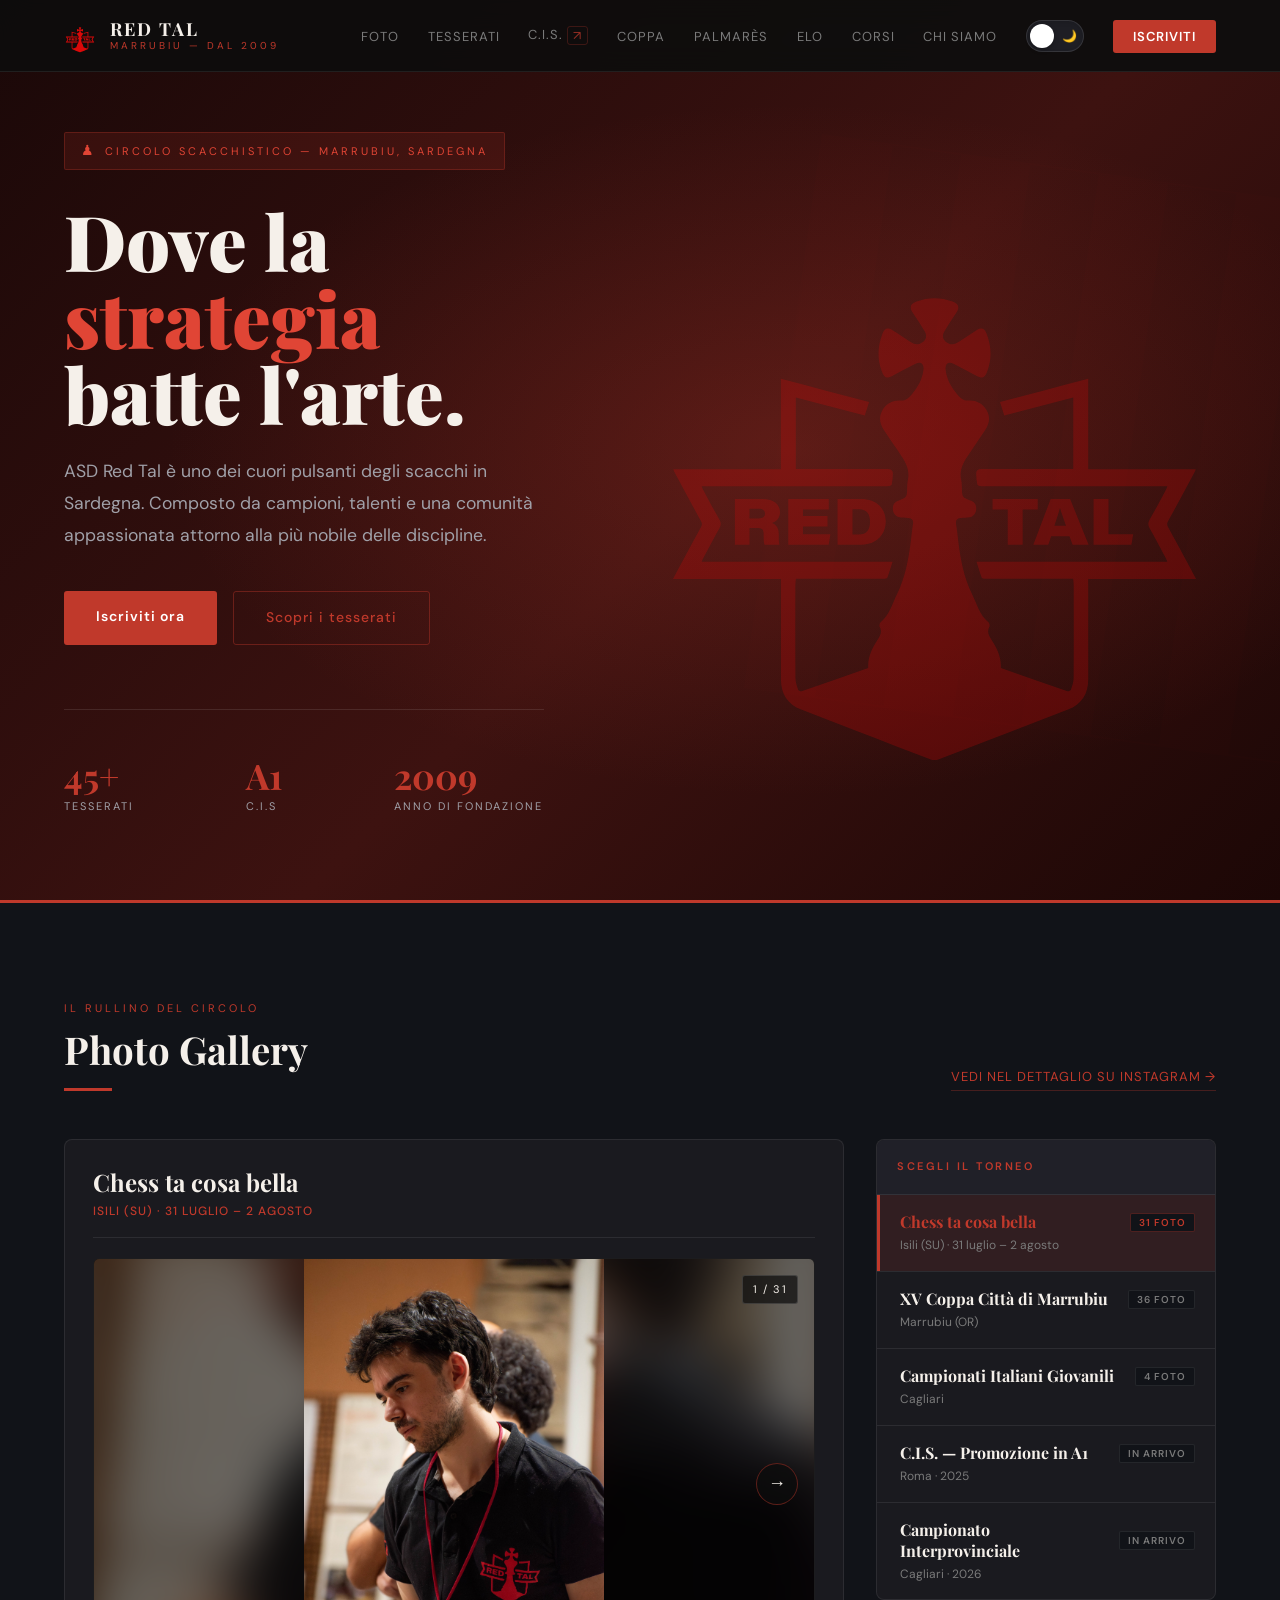
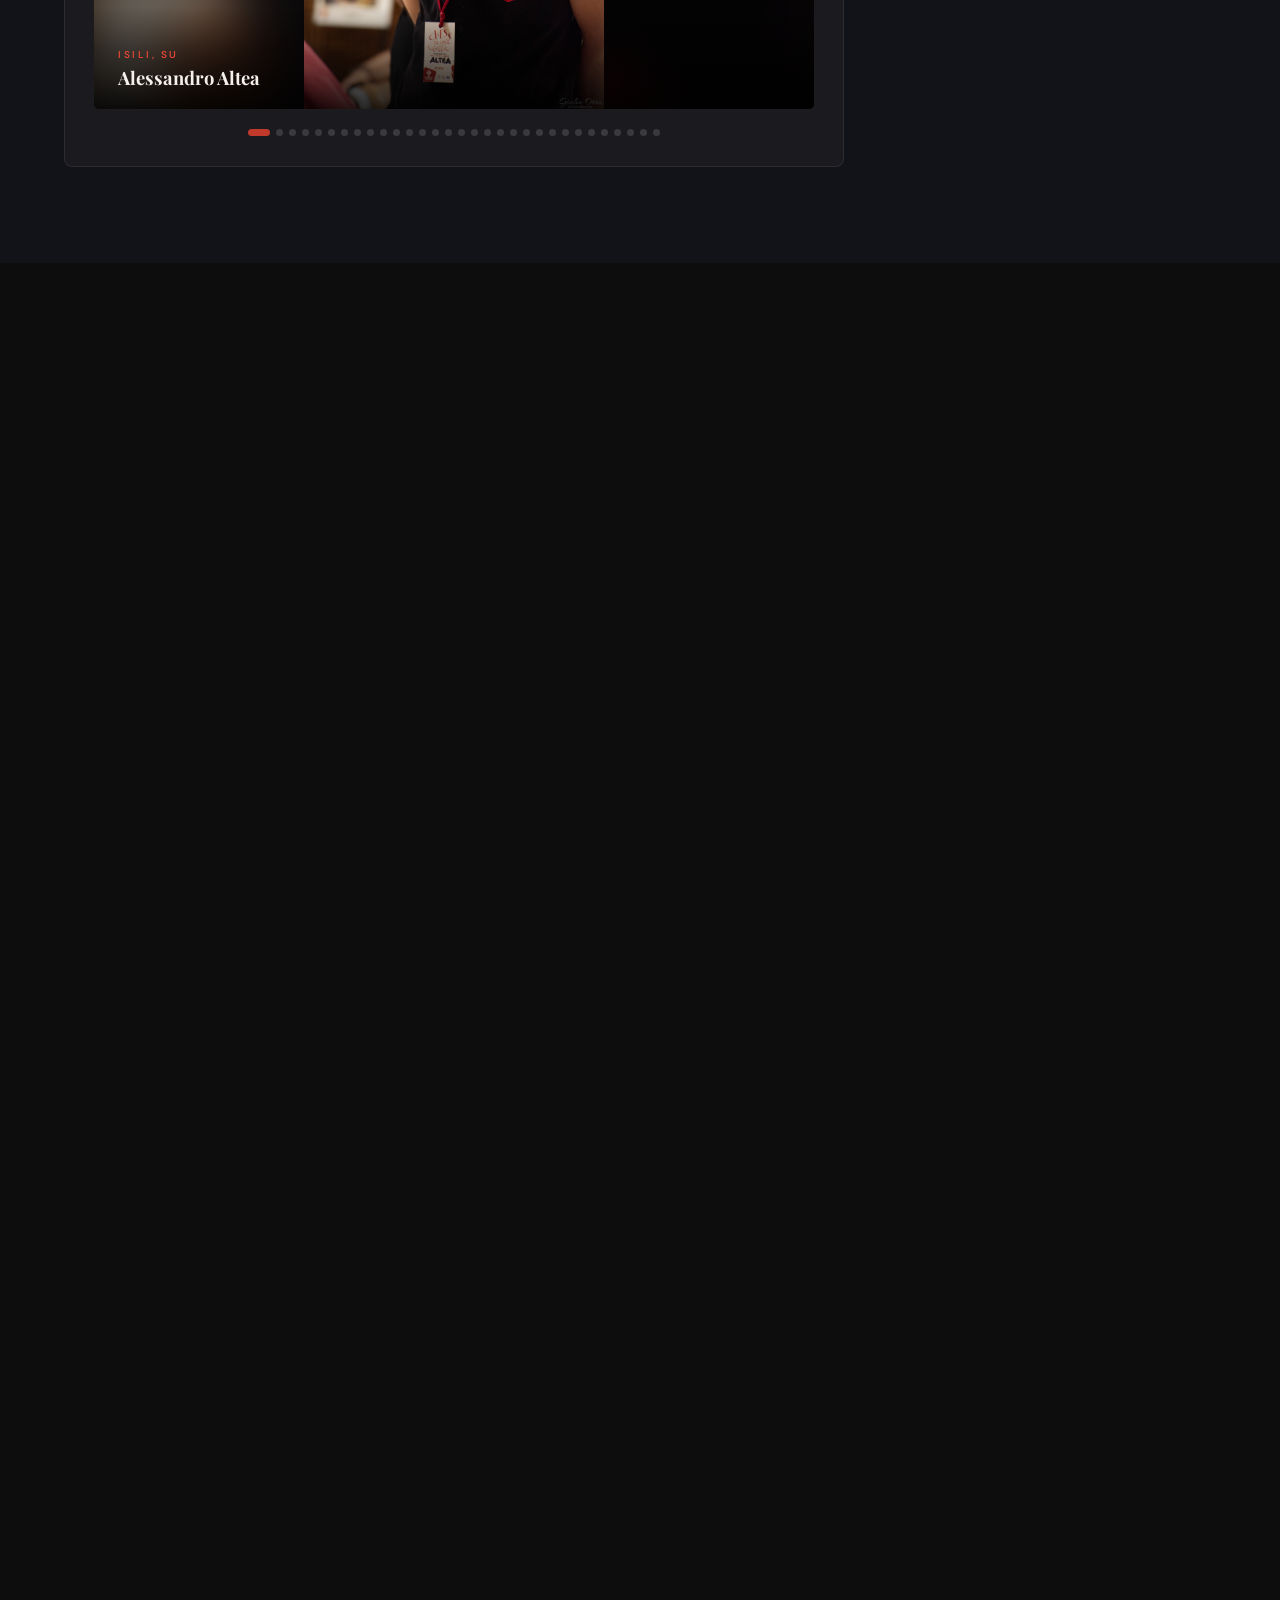
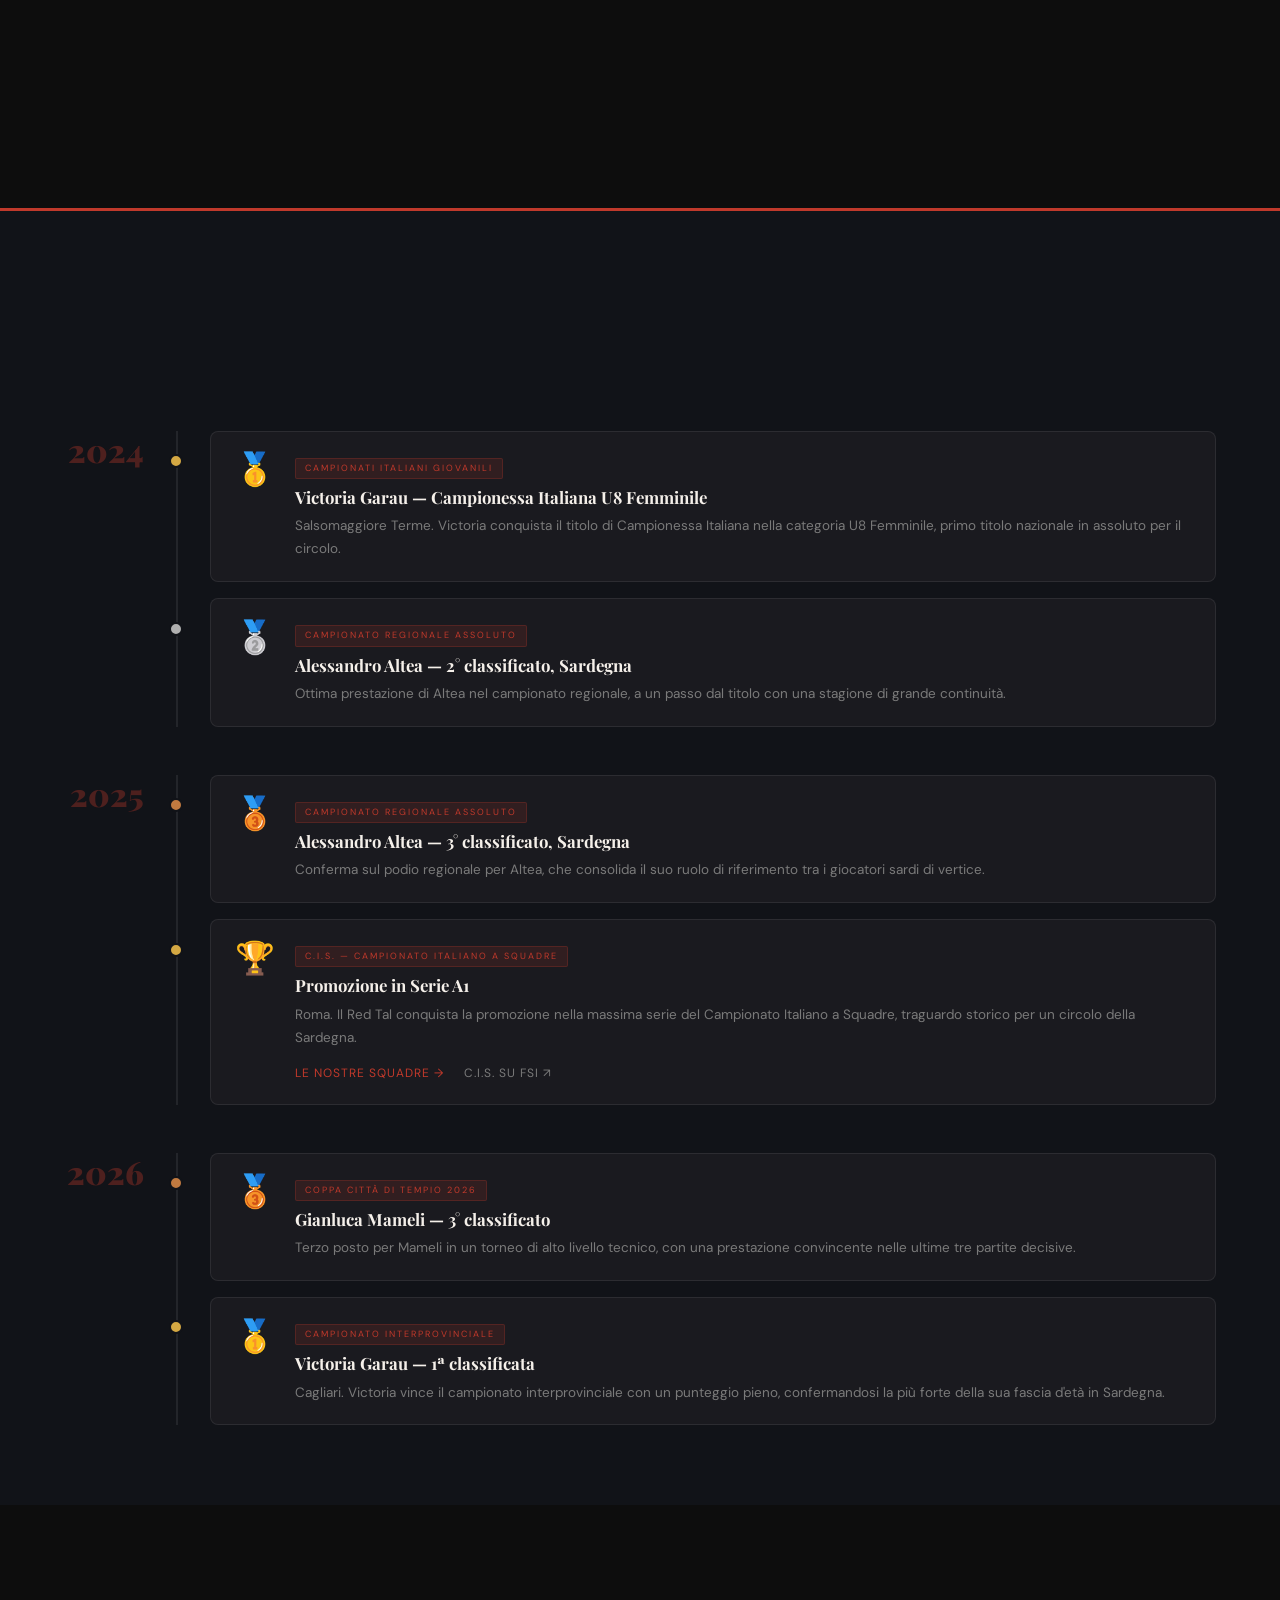
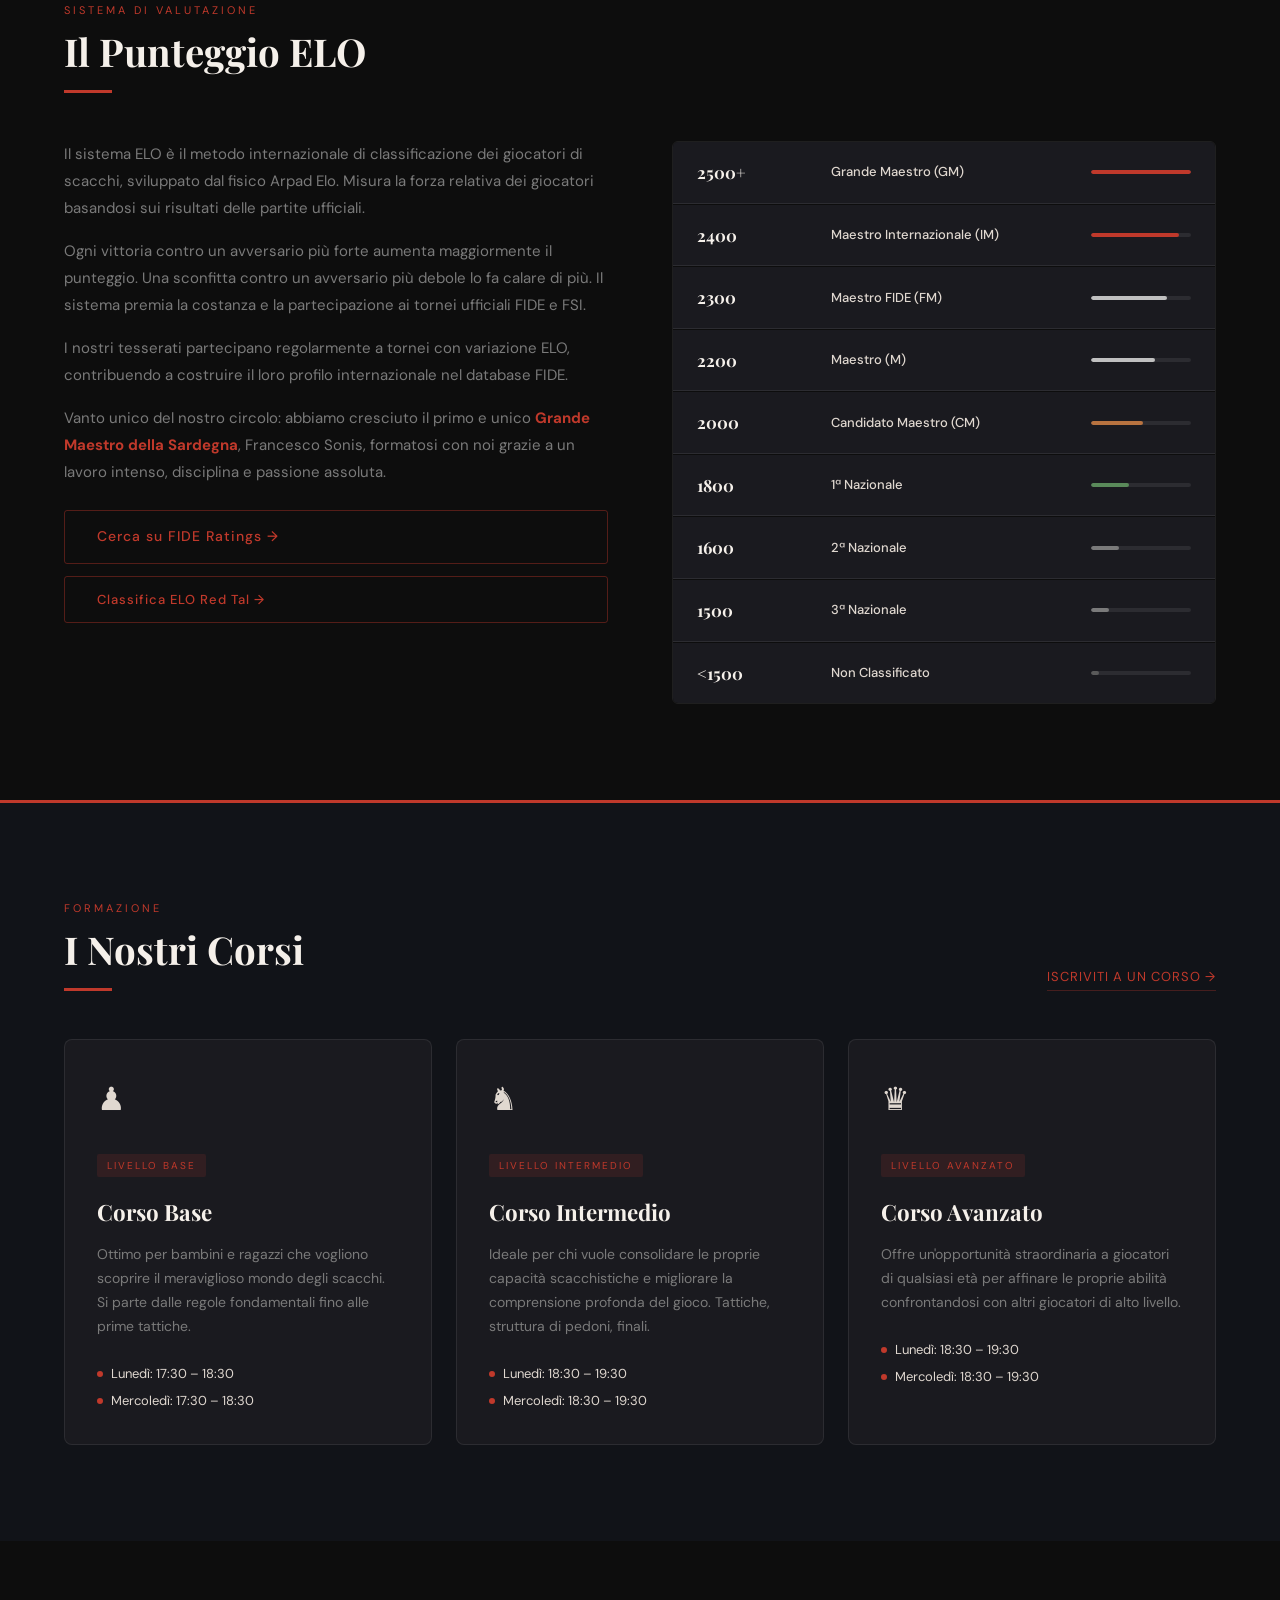
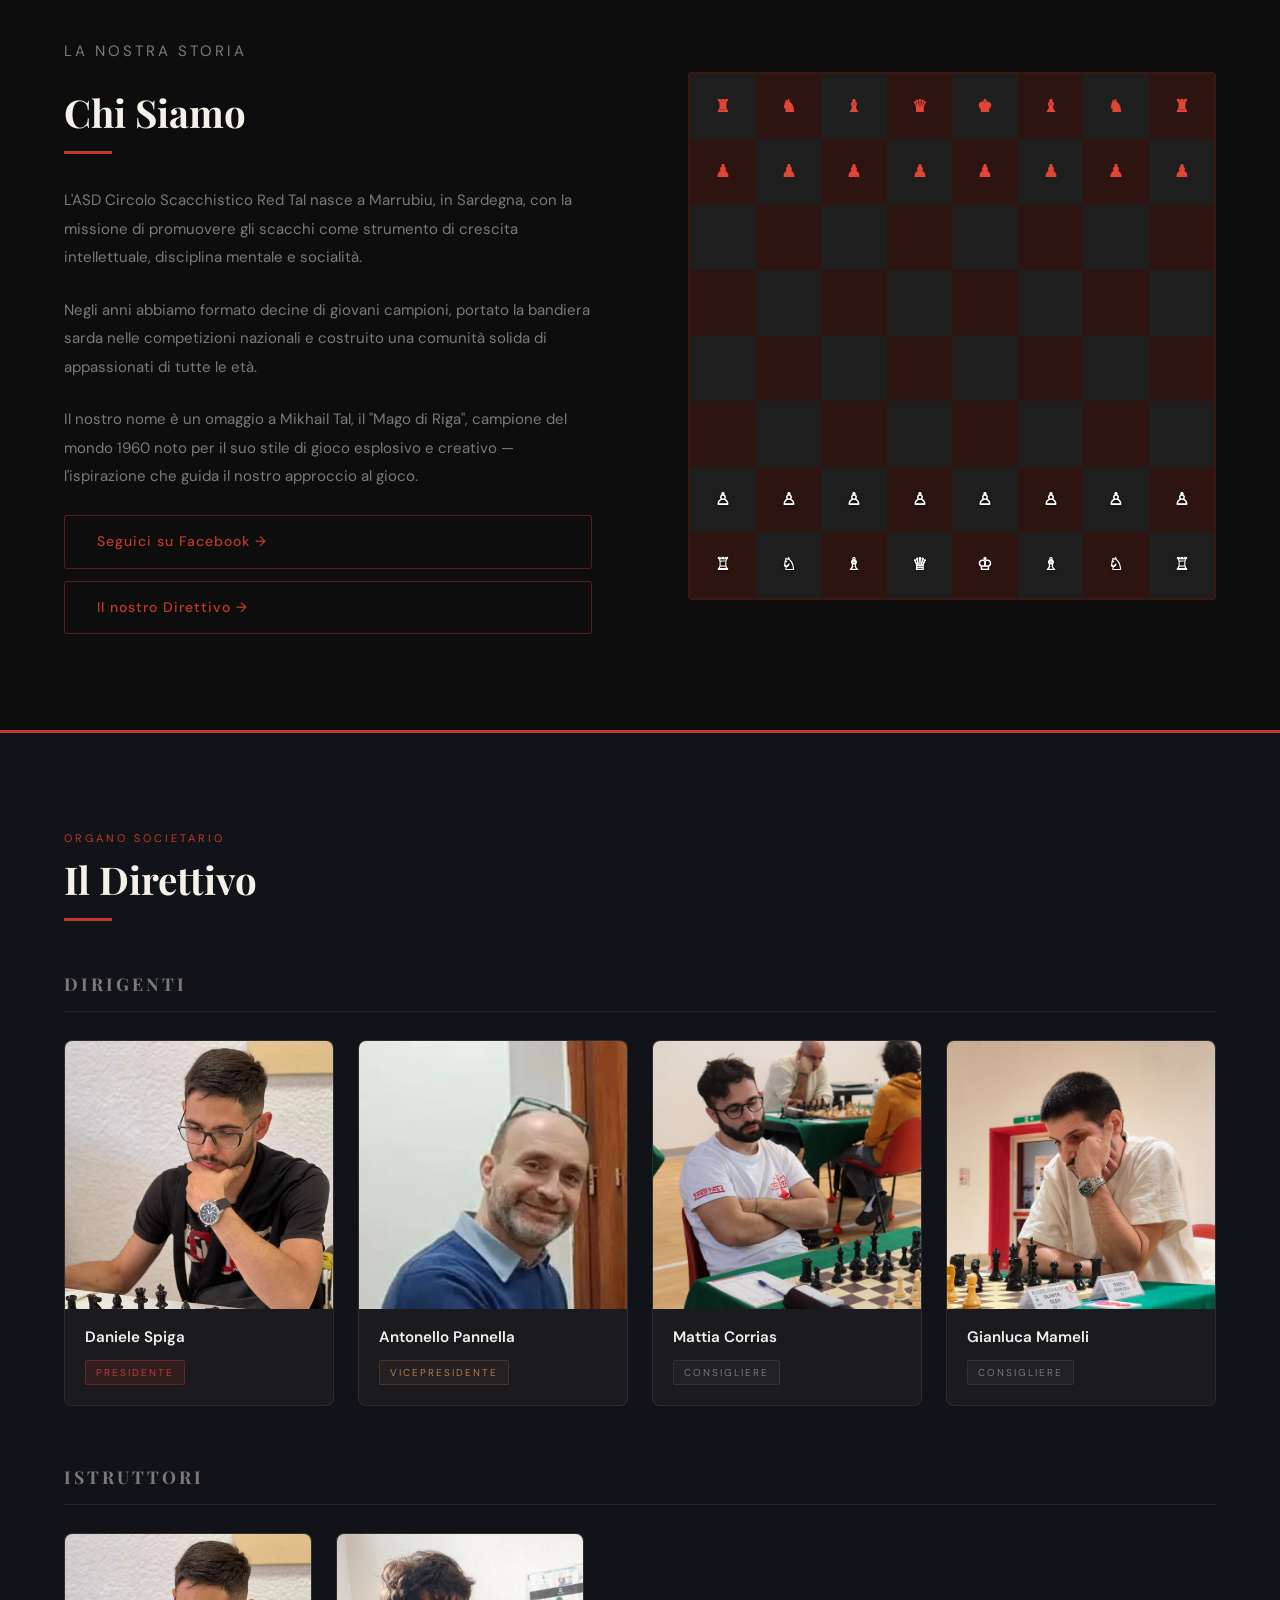
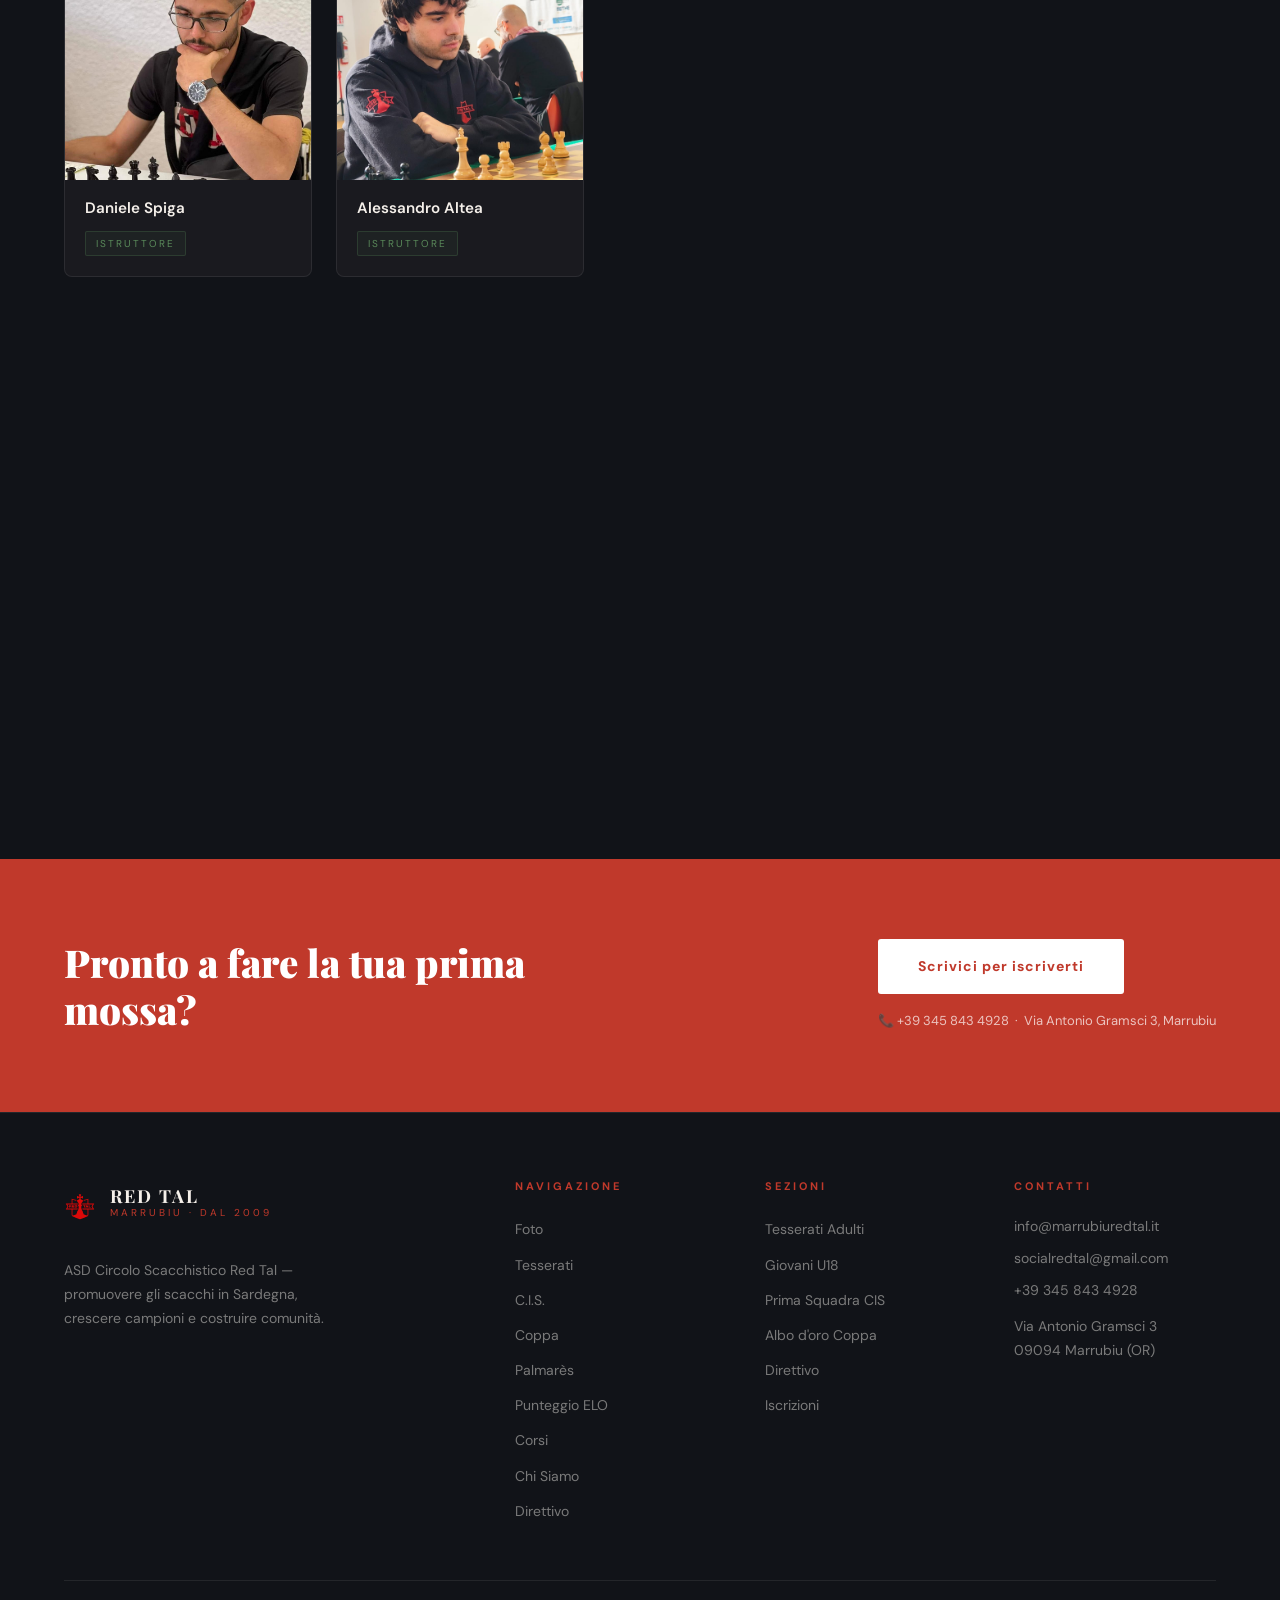
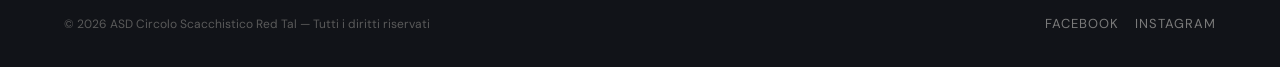
<file: index.html>
<!DOCTYPE html>
<html lang="it" data-theme="dark">
<head>
<meta charset="UTF-8">
<meta name="viewport" content="width=device-width, initial-scale=1.0">
<title>ASD Red Tal Marrubiu — Circolo Scacchistico</title>
<link href="https://fonts.googleapis.com/css2?family=Playfair+Display:wght@400;700;900&family=DM+Sans:wght@300;400;500;600&display=swap" rel="stylesheet">
<link rel="icon" href="img/redtalogo.svg" type="image/png">
<link rel="stylesheet" href="css/style.css">
</head>
<body class="chess-bg">

<nav>
  <a class="nav-logo" href="#">
    <div class="logo-emblem">
      <img src="img/redtalogo.svg" height="48" width="auto" alt="Logo ASD Red Tal" class="logo-sito">
    </div>
    <div class="logo-text">
      <strong>RED TAL</strong>
      <span>Marrubiu — dal 2009</span>
    </div>
  </a>
  <!-- Nav desktop -->
  <ul class="nav-links">
    <li><a href="#galleria">Foto</a></li>
    <li><a href="tesserati.html">Tesserati</a></li>
    <li class="nav-cis-group"><a href="cis.html">C.I.S.</a><a href="https://www.federscacchi.it/cis" target="_blank" rel="noopener" class="nav-cis-ext" title="Sito ufficiale FSI C.I.S." aria-label="Sito esterno FSI C.I.S.">↗</a></li>
    <li><a href="#coppa">Coppa</a></li>
    <li><a href="#palmares">Palmarès</a></li>
    <li><a href="#elo">ELO</a></li>
    <li><a href="#corsi">Corsi</a></li>
    <li><a href="#chisiamo">Chi Siamo</a></li>
    <li>
      <button class="theme-toggle" id="themeToggle" aria-label="Cambia tema">
        <span class="toggle-icon-light">☀️</span>
        <span class="toggle-icon-dark">🌙</span>
        <div class="toggle-thumb"></div>
      </button>
    </li>
    <li><a href="#iscriviti" class="nav-cta">Iscriviti</a></li>
  </ul>
  <!-- Hamburger (solo mobile) -->
  <button class="nav-hamburger" id="navHamburger" aria-label="Apri menu" aria-expanded="false">
    <span></span>
    <span></span>
    <span></span>
  </button>
</nav>

<!-- Menu mobile overlay -->
<div class="nav-mobile-overlay" id="navMobileOverlay" aria-hidden="true">
  <div class="nav-mobile-theme">
    <span>Tema</span>
    <button class="theme-toggle" id="themeToggleMobile" aria-label="Cambia tema">
      <span class="toggle-icon-light">☀️</span>
      <span class="toggle-icon-dark">🌙</span>
      <div class="toggle-thumb"></div>
    </button>
  </div>
  <ul class="nav-mobile-links">
    <li><a href="#galleria">Foto</a></li>
    <li><a href="tesserati.html">Tesserati</a></li>
    <li class="nav-mobile-cis-row"><a href="cis.html">C.I.S.</a><a href="https://www.federscacchi.it/cis" target="_blank" rel="noopener" class="nav-mobile-ext">FSI ↗</a></li>
    <li><a href="#coppa">Coppa</a></li>
    <li><a href="#palmares">Palmarès</a></li>
    <li><a href="#elo">ELO</a></li>
    <li><a href="#corsi">Corsi</a></li>
    <li><a href="#chisiamo">Chi Siamo</a></li>
  </ul>
  <a href="#iscriviti" class="nav-mobile-cta">Iscriviti ora</a>
</div>

<header class="hero">
  <img src="img/redtalogo.svg" alt="" class="hero-logo-watermark" aria-hidden="true">
  <div class="hero-board" aria-hidden="true">
    <div class="hero-board-inner" id="heroBoardInner"></div>
  </div>
  <div class="hero-content">
    <div class="hero-badge">Circolo Scacchistico — Marrubiu, Sardegna</div>
    <h1>Dove la<br><em>strategia</em><br>batte l'arte.</h1>
    <p>ASD Red Tal è uno dei cuori pulsanti degli scacchi in Sardegna. Composto da campioni, talenti e una comunità appassionata attorno alla più nobile delle discipline.</p>
    <div class="hero-actions">
      <a href="#iscriviti" class="btn-primary">Iscriviti ora</a>
      <a href="tesserati.html" class="btn-outline">Scopri i tesserati</a>
    </div>
    <div class="hero-stats">
      <div class="stat-item"><div class="num">45+</div><div class="lbl">Tesserati</div></div>
      <div class="stat-item"><div class="num">A1</div><div class="lbl">C.I.S</div></div>
      <div class="stat-item"><div class="num">2009</div><div class="lbl">Anno di fondazione</div></div>
    </div>
  </div>
</header>


<!-- GALLERIA -->
<section class="galleria-section" id="galleria">
  <div class="section-header fade-up">
    <div>
      <p class="section-tag">Il rullino del circolo</p>
      <h2 class="section-title">Photo Gallery</h2>
      <div class="divider"></div>
    </div>
    <a href="https://www.instagram.com/red_tal_marrubiu/" target="_blank" rel="noopener" class="see-all">Vedi nel dettaglio su Instagram →</a>
  </div>

  <div class="galleria fade-up">

    <!-- Rullino del torneo selezionato -->
    <div class="galleria-stage">

      <!-- Per aggiungere una foto: copia un blocco "gal-slide" dentro "gal-track" -->
      <div class="gal-album is-active" id="album-isili" role="tabpanel">
        <div class="gal-album-head">
          <h3>Chess ta cosa bella</h3>
          <p>Isili (SU) · 31 luglio – 2 agosto</p>
        </div>
        <div class="gal-viewer" tabindex="0">
          <div class="gal-track-wrap">
            <div class="gal-track">
              <div class="gal-slide">
                <div class="gal-blur"></div>
                <img src="img/ale8.jpg" alt="Alessandro Altea">
                <div class="gal-placeholder">♞</div>
                <div class="gal-caption">
                  <span class="gal-caption-place">Isili, SU</span>
                  <span class="gal-caption-title">Alessandro Altea</span>
                </div>
              </div>
              <div class="gal-slide">
                <div class="gal-blur"></div>
                <img src="img/ventri6.JPG" alt="Lorenzo Ventrice">
                <div class="gal-placeholder">♞</div>
                <div class="gal-caption">
                  <span class="gal-caption-place">Isili, SU</span>
                  <span class="gal-caption-title">Lorenzo Ventrice</span>
                </div>
              </div>
              <div class="gal-slide">
                <div class="gal-blur"></div>
                <img src="img/germa2.jpg" alt="Germano Mascia">
                <div class="gal-placeholder">♞</div>
                <div class="gal-caption">
                  <span class="gal-caption-place">Isili, SU</span>
                  <span class="gal-caption-title">Germano Mascia</span>
                </div>
              </div>
              <div class="gal-slide">
                <div class="gal-blur"></div>
                <img src="img/ale5.jpg" alt="Alessandro Altea">
                <div class="gal-placeholder">♞</div>
                <div class="gal-caption">
                  <span class="gal-caption-place">Isili, SU</span>
                  <span class="gal-caption-title">Alessandro Altea</span>
                </div>
              </div>
              <div class="gal-slide">
                <div class="gal-blur"></div>
                <img src="img/ventri7.jpg" alt="Lorenzo Ventrice">
                <div class="gal-placeholder">♞</div>
                <div class="gal-caption">
                  <span class="gal-caption-place">Isili, SU</span>
                  <span class="gal-caption-title">Lorenzo Ventrice</span>
                </div>
              </div>
              <div class="gal-slide">
                <div class="gal-blur"></div>
                <img src="img/germa3.jpg" alt="Germano Mascia">
                <div class="gal-placeholder">♞</div>
                <div class="gal-caption">
                  <span class="gal-caption-place">Isili, SU</span>
                  <span class="gal-caption-title">Germano Mascia</span>
                </div>
              </div>
              <div class="gal-slide">
                <div class="gal-blur"></div>
                <img src="img/ale6.jpg" alt="Alessandro Altea">
                <div class="gal-placeholder">♞</div>
                <div class="gal-caption">
                  <span class="gal-caption-place">Isili, SU</span>
                  <span class="gal-caption-title">Alessandro Altea</span>
                </div>
              </div>
              <div class="gal-slide">
                <div class="gal-blur"></div>
                <img src="img/ventri10.jpg" alt="Lorenzo Ventrice">
                <div class="gal-placeholder">♞</div>
                <div class="gal-caption">
                  <span class="gal-caption-place">Isili, SU</span>
                  <span class="gal-caption-title">Lorenzo Ventrice</span>
                </div>
              </div>
              <div class="gal-slide">
                <div class="gal-blur"></div>
                <img src="img/germa4.jpg" alt="Germano Mascia">
                <div class="gal-placeholder">♞</div>
                <div class="gal-caption">
                  <span class="gal-caption-place">Isili, SU</span>
                  <span class="gal-caption-title">Germano Mascia</span>
                </div>
              </div>
              <div class="gal-slide">
                <div class="gal-blur"></div>
                <img src="img/ale7.jpg" alt="Alessandro Altea">
                <div class="gal-placeholder">♞</div>
                <div class="gal-caption">
                  <span class="gal-caption-place">Isili, SU</span>
                  <span class="gal-caption-title">Alessandro Altea</span>
                </div>
              </div>
              <div class="gal-slide">
                <div class="gal-blur"></div>
                <img src="img/ventri9.jpg" alt="Lorenzo Ventrice">
                <div class="gal-placeholder">♞</div>
                <div class="gal-caption">
                  <span class="gal-caption-place">Isili, SU</span>
                  <span class="gal-caption-title">Lorenzo Ventrice</span>
                </div>
              </div>
              <div class="gal-slide">
                <div class="gal-blur"></div>
                <img src="img/germa5.jpg" alt="Germano Mascia">
                <div class="gal-placeholder">♞</div>
                <div class="gal-caption">
                  <span class="gal-caption-place">Isili, SU</span>
                  <span class="gal-caption-title">Germano Mascia</span>
                </div>
              </div>
              <div class="gal-slide">
                <div class="gal-blur"></div>
                <img src="img/ale9.jpg" alt="Alessandro Altea">
                <div class="gal-placeholder">♞</div>
                <div class="gal-caption">
                  <span class="gal-caption-place">Isili, SU</span>
                  <span class="gal-caption-title">Alessandro Altea</span>
                </div>
              </div>
              <div class="gal-slide">
                <div class="gal-blur"></div>
                <img src="img/germa6.jpg" alt="Germano Mascia">
                <div class="gal-placeholder">♞</div>
                <div class="gal-caption">
                  <span class="gal-caption-place">Isili, SU</span>
                  <span class="gal-caption-title">Germano Mascia</span>
                </div>
              </div>
              <div class="gal-slide">
                <div class="gal-blur"></div>
                <img src="img/ale10.jpg" alt="Alessandro Altea">
                <div class="gal-placeholder">♞</div>
                <div class="gal-caption">
                  <span class="gal-caption-place">Isili, SU</span>
                  <span class="gal-caption-title">Alessandro Altea</span>
                </div>
              </div>
              <div class="gal-slide">
                <div class="gal-blur"></div>
                <img src="img/germa7.jpg" alt="Germano Mascia">
                <div class="gal-placeholder">♞</div>
                <div class="gal-caption">
                  <span class="gal-caption-place">Isili, SU</span>
                  <span class="gal-caption-title">Germano Mascia</span>
                </div>
              </div>
              <div class="gal-slide">
                <div class="gal-blur"></div>
                <img src="img/ale11.jpg" alt="Alessandro Altea">
                <div class="gal-placeholder">♞</div>
                <div class="gal-caption">
                  <span class="gal-caption-place">Isili, SU</span>
                  <span class="gal-caption-title">Alessandro Altea</span>
                </div>
              </div>
              <div class="gal-slide">
                <div class="gal-blur"></div>
                <img src="img/germa8.jpg" alt="Germano Mascia">
                <div class="gal-placeholder">♞</div>
                <div class="gal-caption">
                  <span class="gal-caption-place">Isili, SU</span>
                  <span class="gal-caption-title">Germano Mascia</span>
                </div>
              </div>
              <div class="gal-slide">
                <div class="gal-blur"></div>
                <img src="img/ale12.jpg" alt="Alessandro Altea">
                <div class="gal-placeholder">♞</div>
                <div class="gal-caption">
                  <span class="gal-caption-place">Isili, SU</span>
                  <span class="gal-caption-title">Alessandro Altea</span>
                </div>
              </div>
              <div class="gal-slide">
                <div class="gal-blur"></div>
                <img src="img/germa9.jpg" alt="Germano Mascia">
                <div class="gal-placeholder">♞</div>
                <div class="gal-caption">
                  <span class="gal-caption-place">Isili, SU</span>
                  <span class="gal-caption-title">Germano Mascia</span>
                </div>
              </div>
              <div class="gal-slide">
                <div class="gal-blur"></div>
                <img src="img/germa10.jpg" alt="Germano Mascia">
                <div class="gal-placeholder">♞</div>
                <div class="gal-caption">
                  <span class="gal-caption-place">Isili, SU</span>
                  <span class="gal-caption-title">Germano Mascia</span>
                </div>
              </div>
              <div class="gal-slide">
                <div class="gal-blur"></div>
                <img src="img/ventri2.jpg" alt="Lorenzo Ventrice sul podio">
                <div class="gal-placeholder">♞</div>
                <div class="gal-caption">
                  <span class="gal-caption-place">Isili, SU</span>
                  <span class="gal-caption-title">Lorenzo Ventrice alla premiazione</span>
                </div>
              </div>
              <div class="gal-slide">
                <div class="gal-blur"></div>
                <img src="img/germa.jpg" alt="Germano Mascia alla premiazione">
                <div class="gal-placeholder">♞</div>
                <div class="gal-caption">
                  <span class="gal-caption-place">Isili, SU</span>
                  <span class="gal-caption-title">Germano Mascia alla premiazione</span>
                </div>
              </div>
              <div class="gal-slide">
                <div class="gal-blur"></div>
                <img src="img/vikyEdami.jpg" alt="Viky e Dami">
                <div class="gal-placeholder">♞</div>
                <div class="gal-caption">
                  <span class="gal-caption-place">Isili, SU</span>
                  <span class="gal-caption-title">I fratelli Garau alla premiazione</span>
                </div>
              </div>
              <div class="gal-slide">
                <div class="gal-blur"></div>
                <img src="img/ventri8.jpg" alt="Lorenzo Ventrice">
                <div class="gal-placeholder">♞</div>
                <div class="gal-caption">
                  <span class="gal-caption-place">Isili, SU</span>
                  <span class="gal-caption-title">Lorenzo Ventrice alla premiazione</span>
                </div>
              </div>
              <div class="gal-slide">
                <div class="gal-blur"></div>
                <img src="img/vikyEdami2.jpg" alt="Viky e Dami">
                <div class="gal-placeholder">♞</div>
                <div class="gal-caption">
                  <span class="gal-caption-place">Isili, SU</span>
                  <span class="gal-caption-title">I fratelli Garau alla premiazione</span>
                </div>
              </div>
              <div class="gal-slide">
                <div class="gal-blur"></div>
                <img src="img/damiano4.jpg" alt="Damiano Garau">
                <div class="gal-placeholder">♞</div>
                <div class="gal-caption">
                  <span class="gal-caption-place">Isili, SU</span>
                  <span class="gal-caption-title">Damiano Garau alla premiazione</span>
                </div>
              </div>
              <div class="gal-slide">
                <div class="gal-blur"></div>
                <img src="img/ventriEgerma2.jpg" alt="Ventri e Germa">
                <div class="gal-placeholder">♞</div>
                <div class="gal-caption">
                  <span class="gal-caption-place">Isili, SU</span>
                  <span class="gal-caption-title">Ventrice e Mascia alla premiazione</span>
                </div>
              </div>
              <div class="gal-slide">
                <div class="gal-blur"></div>
                <img src="img/damiano5.jpg" alt="Damiano Garau">
                <div class="gal-placeholder">♞</div>
                <div class="gal-caption">
                  <span class="gal-caption-place">Isili, SU</span>
                  <span class="gal-caption-title">Damiano Garau alla premiazione</span>
                </div>
              </div>
              <div class="gal-slide">
                <div class="gal-blur"></div>
                <img src="img/ventri11.jpg" alt="Lorenzo Ventrice">
                <div class="gal-placeholder">♞</div>
                <div class="gal-caption">
                  <span class="gal-caption-place">Isili, SU</span>
                  <span class="gal-caption-title">Lorenzo Ventrice alla premiazione</span>
                </div>
              </div>
              <div class="gal-slide">
                <div class="gal-blur"></div>
                <img src="img/ventriEgerma.JPG" alt="Ventri e Germa">
                <div class="gal-placeholder">♞</div>
                <div class="gal-caption">
                  <span class="gal-caption-place">Isili, SU</span>
                  <span class="gal-caption-title">Ventrice e Mascia alla premiazione</span>
                </div>
              </div>
            </div>
          </div>
          <button class="gal-btn gal-prev" aria-label="Foto precedente">&#8592;</button>
          <button class="gal-btn gal-next" aria-label="Foto successiva">&#8594;</button>
          <div class="gal-counter"></div>
        </div>
        <div class="gal-dots"></div>
      </div>

      <div class="gal-album" id="album-coppa" role="tabpanel">
        <div class="gal-album-head">
          <h3>Coppa Città di Marrubiu</h3>
          <p>Marrubiu (OR) · XVI edizione</p>
        </div>
        <div class="gal-viewer" tabindex="0">
          <div class="gal-track-wrap">
            <div class="gal-track">
              <div class="gal-slide">
                <div class="gal-blur"></div>
                <img src="img/mame.jpg" alt="Gianluca Mameli">
                <div class="gal-placeholder">♞</div>
                <div class="gal-caption">
                  <span class="gal-caption-place">Marrubiu, OR</span>
                  <span class="gal-caption-title">Gianluca Mameli</span>
                </div>
              </div>
              <div class="gal-slide">
                <div class="gal-blur"></div>
                <img src="img/ale.jpg" alt="Alessandro Altea">
                <div class="gal-placeholder">♞</div>
                <div class="gal-caption">
                  <span class="gal-caption-place">Marrubiu, OR</span>
                  <span class="gal-caption-title">Alessandro Altea</span>
                </div>
              </div>
              <div class="gal-slide">
                <div class="gal-blur"></div>
                <img src="img/viky.jpg" alt="Victoria Garau">
                <div class="gal-placeholder">♞</div>
                <div class="gal-caption">
                  <span class="gal-caption-place">Marrubiu, OR</span>
                  <span class="gal-caption-title">Victoria Garau</span>
                </div>
              </div>
              <div class="gal-slide">
                <div class="gal-blur"></div>
                <img src="img/ventri4.JPG" alt="Lorenzo Ventrice">
                <div class="gal-placeholder">♞</div>
                <div class="gal-caption">
                  <span class="gal-caption-place">Marrubiu, OR</span>
                  <span class="gal-caption-title">Lorenzo Ventrice</span>
                </div>
              </div>
              <div class="gal-slide">
                <div class="gal-blur"></div>
                <img src="img/samu.JPG" alt="Samuele Bonnisoli">
                <div class="gal-placeholder">♞</div>
                <div class="gal-caption">
                  <span class="gal-caption-place">Marrubiu, OR</span>
                  <span class="gal-caption-title">Samuele Bonnisoli</span>
                </div>
              </div>
              <div class="gal-slide">
                <div class="gal-blur"></div>
                <img src="img/zanda.JPG" alt="Lorenzo Zanda">
                <div class="gal-placeholder">♞</div>
                <div class="gal-caption">
                  <span class="gal-caption-place">Marrubiu, OR</span>
                  <span class="gal-caption-title">Lorenzo Zanda</span>
                </div>
              </div>
              <div class="gal-slide">
                <div class="gal-blur"></div>
                <img src="img/damiano.JPG" alt="Damiano Garau">
                <div class="gal-placeholder">♞</div>
                <div class="gal-caption">
                  <span class="gal-caption-place">Marrubiu, OR</span>
                  <span class="gal-caption-title">Damiano Garau</span>
                </div>
              </div>
              <div class="gal-slide">
                <div class="gal-blur"></div>
                <img src="img/pasquale.JPG" alt="Pasquale Fannizza">
                <div class="gal-placeholder">♞</div>
                <div class="gal-caption">
                  <span class="gal-caption-place">Marrubiu, OR</span>
                  <span class="gal-caption-title">Pasquale Fannizza</span>
                </div>
              </div>
              <div class="gal-slide">
                <div class="gal-blur"></div>
                <img src="img/ale2.jpg" alt="Alessandro Altea">
                <div class="gal-placeholder">♞</div>
                <div class="gal-caption">
                  <span class="gal-caption-place">Marrubiu, OR</span>
                  <span class="gal-caption-title">Gianluca Mameli</span>
                </div>
              </div>
              <div class="gal-slide">
                <div class="gal-blur"></div>
                <img src="img/ventri3.JPG" alt="Lorenzo Ventrice">
                <div class="gal-placeholder">♞</div>
                <div class="gal-caption">
                  <span class="gal-caption-place">Marrubiu, OR</span>
                  <span class="gal-caption-title">Lorenzo Ventrice</span>
                </div>
              </div>
              <div class="gal-slide">
                <div class="gal-blur"></div>
                <img src="img/mame2.JPG" alt="Gianluca Mameli">
                <div class="gal-placeholder">♞</div>
                <div class="gal-caption">
                  <span class="gal-caption-place">Marrubiu, OR</span>
                  <span class="gal-caption-title">Gianluca Mameli</span>
                </div>
              </div>
              <div class="gal-slide">
                <div class="gal-blur"></div>
                <img src="img/zanda2.JPG" alt="Lorenzo Zanda">
                <div class="gal-placeholder">♞</div>
                <div class="gal-caption">
                  <span class="gal-caption-place">Marrubiu, OR</span>
                  <span class="gal-caption-title">Lorenzo Zanda</span>
                </div>
              </div>
              <div class="gal-slide">
                <div class="gal-blur"></div>
                <img src="img/samu2.JPG" alt="Samuele Bonnisoli">
                <div class="gal-placeholder">♞</div>
                <div class="gal-caption">
                  <span class="gal-caption-place">Marrubiu, OR</span>
                  <span class="gal-caption-title">Samuele Bonnisoli</span>
                </div>
              </div>
              <div class="gal-slide">
                <div class="gal-blur"></div>
                <img src="img/pasquale2.JPG" alt="Pasquale Fannizza">
                <div class="gal-placeholder">♞</div>
                <div class="gal-caption">
                  <span class="gal-caption-place">Marrubiu, OR</span>
                  <span class="gal-caption-title">Pasquale Fannizza</span>
                </div>
              </div>
              <div class="gal-slide">
                <div class="gal-blur"></div>
                <img src="img/viky2.JPG" alt="Victoria Garau">
                <div class="gal-placeholder">♞</div>
                <div class="gal-caption">
                  <span class="gal-caption-place">Marrubiu, OR</span>
                  <span class="gal-caption-title">Victoria Garau</span>
                </div>
              </div>
              <div class="gal-slide">
                <div class="gal-blur"></div>
                <img src="img/valerio.JPG" alt="Valerio Boassa">
                <div class="gal-placeholder">♞</div>
                <div class="gal-caption">
                  <span class="gal-caption-place">Marrubiu, OR</span>
                  <span class="gal-caption-title">Valerio Boassa</span>
                </div>
              </div>
              <div class="gal-slide">
                <div class="gal-blur"></div>
                <img src="img/paolo.JPG" alt="Paolo Garau">
                <div class="gal-placeholder">♞</div>
                <div class="gal-caption">
                  <span class="gal-caption-place">Marrubiu, OR</span>
                  <span class="gal-caption-title">Paolo Garau</span>
                </div>
              </div>
              <div class="gal-slide">
                <div class="gal-blur"></div>
                <img src="img/damiano2.JPG" alt="Damiano Garau">
                <div class="gal-placeholder">♞</div>
                <div class="gal-caption">
                  <span class="gal-caption-place">Marrubiu, OR</span>
                  <span class="gal-caption-title">Damiano Garau</span>
                </div>
              </div>
              <div class="gal-slide">
                <div class="gal-blur"></div>
                <img src="img/pasquale3.JPG" alt="Pasquale Fannizza">
                <div class="gal-placeholder">♞</div>
                <div class="gal-caption">
                  <span class="gal-caption-place">Marrubiu, OR</span>
                  <span class="gal-caption-title">Pasquale Fannizza</span>
                </div>
              </div>
              <div class="gal-slide">
                <div class="gal-blur"></div>
                <img src="img/ale3.JPG" alt="Alessandro Altea">
                <div class="gal-placeholder">♞</div>
                <div class="gal-caption">
                  <span class="gal-caption-place">Marrubiu, OR</span>
                  <span class="gal-caption-title">Alessandro Altea</span>
                </div>
              </div>
              <div class="gal-slide">
                <div class="gal-blur"></div>
                <img src="img/mame3.JPG" alt="Gianluca Mameli">
                <div class="gal-placeholder">♞</div>
                <div class="gal-caption">
                  <span class="gal-caption-place">Marrubiu, OR</span>
                  <span class="gal-caption-title">Gianluca Mameli</span>
                </div>
              </div>
              <div class="gal-slide">
                <div class="gal-blur"></div>
                <img src="img/zanda3.JPG" alt="Lorenzo Zanda">
                <div class="gal-placeholder">♞</div>
                <div class="gal-caption">
                  <span class="gal-caption-place">Marrubiu, OR</span>
                  <span class="gal-caption-title">Lorenzo Zanda</span>
                </div>
              </div>
              <div class="gal-slide">
                <div class="gal-blur"></div>
                <img src="img/valerio2.JPG" alt="Valerio Boassa">
                <div class="gal-placeholder">♞</div>
                <div class="gal-caption">
                  <span class="gal-caption-place">Marrubiu, OR</span>
                  <span class="gal-caption-title">Valerio Boassa</span>
                </div>
              </div>
              <div class="gal-slide">
                <div class="gal-blur"></div>
                <img src="img/paolo2.JPG" alt="Paolo Garau">
                <div class="gal-placeholder">♞</div>
                <div class="gal-caption">
                  <span class="gal-caption-place">Marrubiu, OR</span>
                  <span class="gal-caption-title">Paolo Garau</span>
                </div>
              </div>
              <div class="gal-slide">
                <div class="gal-blur"></div>
                <img src="img/ventri5.JPG" alt="Lorenzo Ventrice">
                <div class="gal-placeholder">♞</div>
                <div class="gal-caption">
                  <span class="gal-caption-place">Marrubiu, OR</span>
                  <span class="gal-caption-title">Lorenzo Ventrice</span>
                </div>
              </div>
              <div class="gal-slide">
                <div class="gal-blur"></div>
                <img src="img/zanda4.JPG" alt="Lorenzo Zanda">
                <div class="gal-placeholder">♞</div>
                <div class="gal-caption">
                  <span class="gal-caption-place">Marrubiu, OR</span>
                  <span class="gal-caption-title">Lorenzo Zanda</span>
                </div>
              </div>
              <div class="gal-slide">
                <div class="gal-blur"></div>
                <img src="img/samu3.JPG" alt="Samuele Bonnisoli">
                <div class="gal-placeholder">♞</div>
                <div class="gal-caption">
                  <span class="gal-caption-place">Marrubiu, OR</span>
                  <span class="gal-caption-title">Samuele Bonnisoli</span>
                </div>
              </div>
              <div class="gal-slide">
                <div class="gal-blur"></div>
                <img src="img/viky3.JPG" alt="Victoria Garau">
                <div class="gal-placeholder">♞</div>
                <div class="gal-caption">
                  <span class="gal-caption-place">Marrubiu, OR</span>
                  <span class="gal-caption-title">Victoria Garau</span>
                </div>
              </div>
              <div class="gal-slide">
                <div class="gal-blur"></div>
                <img src="img/pasquale4.JPG" alt="Pasquale Fannizza">
                <div class="gal-placeholder">♞</div>
                <div class="gal-caption">
                  <span class="gal-caption-place">Marrubiu, OR</span>
                  <span class="gal-caption-title">Pasquale Fannizza</span>
                </div>
              </div>
              <div class="gal-slide">
                <div class="gal-blur"></div>
                <img src="img/paolo3.JPG" alt="Paolo Garau">
                <div class="gal-placeholder">♞</div>
                <div class="gal-caption">
                  <span class="gal-caption-place">Marrubiu, OR</span>
                  <span class="gal-caption-title">Paolo Garau</span>
                </div>
              </div>
              <div class="gal-slide">
                <div class="gal-blur"></div>
                <img src="img/mame4.JPG" alt="Gianluca Mameli">
                <div class="gal-placeholder">♞</div>
                <div class="gal-caption">
                  <span class="gal-caption-place">Marrubiu, OR</span>
                  <span class="gal-caption-title">Gianluca Mameli</span>
                </div>
              </div>
              <div class="gal-slide">
                <div class="gal-blur"></div>
                <img src="img/damiano3.JPG" alt="Damiano Garau">
                <div class="gal-placeholder">♞</div>
                <div class="gal-caption">
                  <span class="gal-caption-place">Marrubiu, OR</span>
                  <span class="gal-caption-title">Damiano Garau</span>
                </div>
              </div>
              <div class="gal-slide">
                <div class="gal-blur"></div>
                <img src="img/valerio3.JPG" alt="Valerio Boassa">
                <div class="gal-placeholder">♞</div>
                <div class="gal-caption">
                  <span class="gal-caption-place">Marrubiu, OR</span>
                  <span class="gal-caption-title">Valerio Boassa alla premiazione</span>
                </div>
              </div>
              <div class="gal-slide">
                <div class="gal-blur"></div>
                <img src="img/mame5.JPG" alt="Gianluca Mameli">
                <div class="gal-placeholder">♞</div>
                <div class="gal-caption">
                  <span class="gal-caption-place">Marrubiu, OR</span>
                  <span class="gal-caption-title">Gianluca Mameli alla premiazione</span>
                </div>
              </div>
              <div class="gal-slide">
                <div class="gal-blur"></div>
                <img src="img/ventri12.JPG" alt="Lorenzo Ventrice">
                <div class="gal-placeholder">♞</div>
                <div class="gal-caption">
                  <span class="gal-caption-place">Marrubiu, OR</span>
                  <span class="gal-caption-title">Lorenzo Ventrice alla premiazione</span>
                </div>
              </div>
              <div class="gal-slide">
                <div class="gal-blur"></div>
                <img src="img/ale4.JPG" alt="Alessandro Altea">
                <div class="gal-placeholder">♞</div>
                <div class="gal-caption">
                  <span class="gal-caption-place">Marrubiu, OR</span>
                  <span class="gal-caption-title">Alessandro Altea alla premiazione</span>
                </div>
              </div>
            </div>
          </div>
          <button class="gal-btn gal-prev" aria-label="Foto precedente">&#8592;</button>
          <button class="gal-btn gal-next" aria-label="Foto successiva">&#8594;</button>
          <div class="gal-counter"></div>
        </div>
        <div class="gal-dots"></div>
      </div>

      <div class="gal-album" id="album-cig" role="tabpanel">
        <div class="gal-album-head">
          <h3>Campionati Italiani Giovanili</h3>
          <p>Cagliari</p>
        </div>
        <div class="gal-viewer" tabindex="0">
          <div class="gal-track-wrap">
            <div class="gal-track">
              <div class="gal-slide">
                <div class="gal-blur"></div>
                <img src="img/ventri.JPG" alt="Lorenzo Ventrice ai Campionati Italiani Giovanili">
                <div class="gal-placeholder">♞</div>
                <div class="gal-caption">
                  <span class="gal-caption-place">Cagliari</span>
                  <span class="gal-caption-title">Lorenzo Ventrice</span>
                </div>
              </div>
              <div class="gal-slide">
                <div class="gal-blur"></div>
                <img src="img/viky4.JPG" alt="Victoria Garau">
                <div class="gal-placeholder">♞</div>
                <div class="gal-caption">
                  <span class="gal-caption-place">Cagliari</span>
                  <span class="gal-caption-title">Victoria Garau</span>
                </div>
              </div>
              <div class="gal-slide">
                <div class="gal-blur"></div>
                <img src="img/manu2.JPG" alt="Emanuele Cancedda">
                <div class="gal-placeholder">♞</div>
                <div class="gal-caption">
                  <span class="gal-caption-place">Cagliari</span>
                  <span class="gal-caption-title">Emanuele Cancedda</span>
                </div>
              </div>
              <div class="gal-slide">
                <div class="gal-blur"></div>
                <img src="img/viky5.JPG" alt="Victoria Garau">
                <div class="gal-placeholder">♞</div>
                <div class="gal-caption">
                  <span class="gal-caption-place">Cagliari</span>
                  <span class="gal-caption-title">Victoria Garau alla premiazione</span>
                </div>
              </div>
            </div>
          </div>
          <button class="gal-btn gal-prev" aria-label="Foto precedente">&#8592;</button>
          <button class="gal-btn gal-next" aria-label="Foto successiva">&#8594;</button>
          <div class="gal-counter"></div>
        </div>
        <div class="gal-dots"></div>
      </div>

      <div class="gal-album" id="album-cis" role="tabpanel">
        <div class="gal-album-head">
          <h3>C.I.S. — Promozione in A1</h3>
          <p>Roma · 2025</p>
        </div>
        <div class="gal-viewer" tabindex="0">
          <div class="gal-track-wrap">
            <div class="gal-track">
              <div class="gal-slide">
                <div class="gal-placeholder">♜<small>Foto in arrivo</small></div>
              </div>
            </div>
          </div>
          <button class="gal-btn gal-prev" aria-label="Foto precedente">&#8592;</button>
          <button class="gal-btn gal-next" aria-label="Foto successiva">&#8594;</button>
          <div class="gal-counter"></div>
        </div>
        <div class="gal-dots"></div>
      </div>

      <div class="gal-album" id="album-interprovinciale" role="tabpanel">
        <div class="gal-album-head">
          <h3>Campionato Interprovinciale</h3>
          <p>Cagliari · 2026</p>
        </div>
        <div class="gal-viewer" tabindex="0">
          <div class="gal-track-wrap">
            <div class="gal-track">
              <div class="gal-slide">
                <div class="gal-placeholder">♛<small>Foto in arrivo</small></div>
              </div>
            </div>
          </div>
          <button class="gal-btn gal-prev" aria-label="Foto precedente">&#8592;</button>
          <button class="gal-btn gal-next" aria-label="Foto successiva">&#8594;</button>
          <div class="gal-counter"></div>
        </div>
        <div class="gal-dots"></div>
      </div>

    </div>

    <!-- Elenco dei tornei -->
    <aside class="galleria-side">
      <p class="gal-list-title">Scegli il torneo</p>
      <ul class="galleria-list" role="tablist" aria-label="Tornei">
        <li>
          <button class="gal-item is-active" role="tab" aria-selected="true" data-target="album-isili">
            <span class="gal-item-name">Chess ta cosa bella</span>
            <span class="gal-item-count"></span>
            <span class="gal-item-meta">Isili (SU) · 31 luglio – 2 agosto</span>
          </button>
        </li>
        <li>
          <button class="gal-item" role="tab" aria-selected="false" data-target="album-coppa">
            <span class="gal-item-name">XV Coppa Città di Marrubiu</span>
            <span class="gal-item-count"></span>
            <span class="gal-item-meta">Marrubiu (OR)</span>
          </button>
        </li>
        <li>
          <button class="gal-item" role="tab" aria-selected="false" data-target="album-cig">
            <span class="gal-item-name">Campionati Italiani Giovanili</span>
            <span class="gal-item-count"></span>
            <span class="gal-item-meta">Cagliari</span>
          </button>
        </li>
        <li>
          <button class="gal-item" role="tab" aria-selected="false" data-target="album-cis">
            <span class="gal-item-name">C.I.S. — Promozione in A1</span>
            <span class="gal-item-count"></span>
            <span class="gal-item-meta">Roma · 2025</span>
          </button>
        </li>
        <li>
          <button class="gal-item" role="tab" aria-selected="false" data-target="album-interprovinciale">
            <span class="gal-item-name">Campionato Interprovinciale</span>
            <span class="gal-item-count"></span>
            <span class="gal-item-meta">Cagliari · 2026</span>
          </button>
        </li>
      </ul>
    </aside>

  </div>
</section>

<!-- COPPA CITTÀ DI MARRUBIU -->
<section class="coppa-section" id="coppa">
  <div class="section-header fade-up">
    <div>
      <p class="section-tag">Il nostro torneo storico</p>
      <h2 class="section-title">Coppa Città di Marrubiu</h2>
      <div class="divider"></div>
    </div>
    <a href="#galleria" class="see-all" data-open-album="album-coppa">Foto del torneo →</a>
  </div>

  <!-- INTRO + EDIZIONE 2026 -->
  <div class="coppa-intro fade-up">
    <div class="coppa-text">
      <p>Dal 2010 la Coppa Città di Marrubiu è l'appuntamento d'autunno degli scacchi sardi: organizzata dal Red Tal con il patrocinio del Comune di Marrubiu, è il torneo più importante del nostro circolo e uno dei più attesi del calendario regionale.</p>
      <p>Tre giorni di gioco nella palestra di via Gramsci, sei turni a sistema svizzero, valido per le variazioni Elo FIDE e Italia. In sedici edizioni sono passati da Marrubiu dal Grande Maestro Francesco Sonis al Maestro FIDE Alessio Boraso, insieme a campioni regionali e a tanti giovani talenti.</p>
      <div class="coppa-stats">
        <div class="coppa-stat"><div class="num">2010</div><div class="lbl">Prima edizione</div></div>
        <div class="coppa-stat"><div class="num">16</div><div class="lbl">Edizioni</div></div>
        <div class="coppa-stat"><div class="num">6</div><div class="lbl">Turni</div></div>
      </div>
      <div class="coppa-actions" style="display:flex;flex-direction:column;gap:.75rem;">
        <a href="https://www.federscacchisardegna.org/attivita-" target="_blank" rel="noopener" class="btn-outline">Albo d'oro ufficiale ↗</a>
        <a href="https://www.vesus.org" target="_blank" rel="noopener" class="btn-outline">Classifiche e risultati su Vesus ↗</a>
      </div>
    </div>

    <aside class="coppa-edition">
      <div class="coppa-edition-head">
        <span class="coppa-edition-badge">XVI edizione</span>
        <span class="torneo-status status-done">Conclusa</span>
      </div>
      <h3>30 ottobre – 1 novembre 2026</h3>
      <ul class="coppa-facts">
        <li><span>Sede</span>Palestra di via Gramsci, Marrubiu</li>
        <li><span>Formula</span>Sistema svizzero, 6 turni</li>
        <li><span>Cadenza</span>60' + 30'' a mossa</li>
        <li><span>Open A</span>Elo ≥ 1650</li>
        <li><span>Open B</span>Elo &lt; 1650</li>
        <li><span>Iscrizione A</span>Adulti €60 · U25 e donne €50 · U18 €45</li>
        <li><span>Arbitri</span>Luca Zanda, Sandro Spiga</li>
      </ul>
      <p class="coppa-edition-winner">Vincitore: <strong>Alessandro Altea</strong></p>
    </aside>
  </div>

  <!-- ALBO D'ORO -->
  <div class="albo fade-up">
    <div class="albo-head">
      <h3>Albo d'oro</h3>
      <div class="albo-multi">
        <span><strong>5</strong> Francesco Sonis</span>
        <span><strong>4</strong> Isacco Ibba</span>
        <span><strong>2</strong> Nenad Aleksic</span>
      </div>
    </div>

    <ol class="albo-list">
      <li class="albo-row">
        <span class="albo-year">2026</span>
        <span class="albo-ed">XVI</span>
        <span class="albo-name">Alessandro Altea</span>
      </li>
      <li class="albo-row">
        <span class="albo-year">2025</span>
        <span class="albo-ed">XV</span>
        <span class="albo-name">Yaraslau Markevichus</span>
      </li>
      <li class="albo-row albo-row--gm">
        <span class="albo-year">2024</span>
        <span class="albo-ed">XIV</span>
        <span class="albo-name">Francesco Sonis<em>GM</em></span>
      </li>
      <li class="albo-row">
        <span class="albo-year">2023</span>
        <span class="albo-ed">XIII</span>
        <span class="albo-name">Alessio Boraso<small>73 partecipanti</small></span>
      </li>
      <li class="albo-row">
        <span class="albo-year">2022</span>
        <span class="albo-ed">XII</span>
        <span class="albo-name">Leonardo Bonali</span>
      </li>
      <li class="albo-row albo-row--gm">
        <span class="albo-year">2021</span>
        <span class="albo-ed">XI</span>
        <span class="albo-name">Francesco Sonis</span>
      </li>
      <li class="albo-row">
        <span class="albo-year">2019</span>
        <span class="albo-ed">X</span>
        <span class="albo-name">Isacco Ibba</span>
      </li>
      <li class="albo-row albo-row--gm">
        <span class="albo-year">2018</span>
        <span class="albo-ed">IX</span>
        <span class="albo-name">Francesco Sonis</span>
      </li>
      <li class="albo-row">
        <span class="albo-year">2017</span>
        <span class="albo-ed">VIII</span>
        <span class="albo-name">Danilo Mallò</span>
      </li>
      <li class="albo-row albo-row--gm">
        <span class="albo-year">2016</span>
        <span class="albo-ed">VII</span>
        <span class="albo-name">Francesco Sonis</span>
      </li>
      <li class="albo-row albo-row--gm">
        <span class="albo-year">2015</span>
        <span class="albo-ed">VI</span>
        <span class="albo-name">Francesco Sonis<small>7 su 7 a 13 anni</small></span>
      </li>
      <li class="albo-row">
        <span class="albo-year">2014</span>
        <span class="albo-ed">V</span>
        <span class="albo-name">Isacco Ibba</span>
      </li>
      <li class="albo-row">
        <span class="albo-year">2013</span>
        <span class="albo-ed">IV</span>
        <span class="albo-name">Nenad Aleksic</span>
      </li>
      <li class="albo-row">
        <span class="albo-year">2012</span>
        <span class="albo-ed">III</span>
        <span class="albo-name">Nenad Aleksic</span>
      </li>
      <li class="albo-row">
        <span class="albo-year">2011</span>
        <span class="albo-ed">II</span>
        <span class="albo-name">Isacco Ibba</span>
      </li>
      <li class="albo-row">
        <span class="albo-year">2010</span>
        <span class="albo-ed">I</span>
        <span class="albo-name">Isacco Ibba</span>
      </li>
    </ol>
    <p class="albo-note">Nel 2020 il torneo non si è disputato. Fonte: Comitato Scacchi Sardegna.</p>
  </div>
</section>

<!-- PALMARÈS -->
<section class="palmares-section" id="palmares">
  <div class="section-header fade-up">
    <div>
      <p class="section-tag">Storia e risultati</p>
      <h2 class="section-title">Palmarès</h2>
      <div class="divider"></div>
    </div>
  </div>
  <div class="palmares-timeline fade-up">

    <div class="palmares-year-group">
      <div class="palmares-year-label">2024</div>
      <div class="palmares-items">
        <div class="palmares-item gold">
          <div class="palmares-medal">🥇</div>
          <div class="palmares-body">
            <span class="palmares-tag">Campionati Italiani Giovanili</span>
            <h4>Victoria Garau — Campionessa Italiana U8 Femminile</h4>
            <p>Salsomaggiore Terme. Victoria conquista il titolo di Campionessa Italiana nella categoria U8 Femminile, primo titolo nazionale in assoluto per il circolo.</p>
          </div>
        </div>
        <div class="palmares-item silver">
          <div class="palmares-medal">🥈</div>
          <div class="palmares-body">
            <span class="palmares-tag">Campionato Regionale Assoluto</span>
            <h4>Alessandro Altea — 2° classificato, Sardegna</h4>
            <p>Ottima prestazione di Altea nel campionato regionale, a un passo dal titolo con una stagione di grande continuità.</p>
          </div>
        </div>
      </div>
    </div>

    <div class="palmares-year-group">
      <div class="palmares-year-label">2025</div>
      <div class="palmares-items">
        <div class="palmares-item bronze">
          <div class="palmares-medal">🥉</div>
          <div class="palmares-body">
            <span class="palmares-tag">Campionato Regionale Assoluto</span>
            <h4>Alessandro Altea — 3° classificato, Sardegna</h4>
            <p>Conferma sul podio regionale per Altea, che consolida il suo ruolo di riferimento tra i giocatori sardi di vertice.</p>
          </div>
        </div>
        <div class="palmares-item gold">
          <div class="palmares-medal">🏆</div>
          <div class="palmares-body">
            <span class="palmares-tag">C.I.S. — Campionato Italiano a Squadre</span>
            <h4>Promozione in Serie A1</h4>
            <p>Roma. Il Red Tal conquista la promozione nella massima serie del Campionato Italiano a Squadre, traguardo storico per un circolo della Sardegna.</p>
            <div class="palmares-links">
              <a href="cis.html" class="palmares-link-int">Le nostre squadre →</a>
              <a href="https://www.federscacchi.it/cis" target="_blank" rel="noopener" class="palmares-link-ext">C.I.S. su FSI ↗</a>
            </div>
          </div>
        </div>
      </div>
    </div>

    <div class="palmares-year-group">
      <div class="palmares-year-label">2026</div>
      <div class="palmares-items">
        <div class="palmares-item bronze">
          <div class="palmares-medal">🥉</div>
          <div class="palmares-body">
            <span class="palmares-tag">Coppa Città di Tempio 2026</span>
            <h4>Gianluca Mameli — 3° classificato</h4>
            <p>Terzo posto per Mameli in un torneo di alto livello tecnico, con una prestazione convincente nelle ultime tre partite decisive.</p>
          </div>
        </div>
        <div class="palmares-item gold">
          <div class="palmares-medal">🥇</div>
          <div class="palmares-body">
            <span class="palmares-tag">Campionato Interprovinciale</span>
            <h4>Victoria Garau — 1ª classificata</h4>
            <p>Cagliari. Victoria vince il campionato interprovinciale con un punteggio pieno, confermandosi la più forte della sua fascia d'età in Sardegna.</p>
          </div>
        </div>
      </div>
    </div>

  </div>
</section>

<!-- ELO -->
<section class="elo-section" id="elo">

  <div class="section-header fade-up">
    <div>
      <p class="section-tag">Sistema di valutazione</p>
      <h2 class="section-title">Il Punteggio ELO</h2>
      <div class="divider"></div>
    </div>
  </div>

  <!-- Wrapper che contiene entrambe le viste -->
  <div class="elo-views-wrap">

    <!-- VISTA 1: Spiegazione ELO (default) -->
    <div class="elo-view" id="eloViewExplainer">
      <div class="elo-explainer fade-up">
        <div class="elo-text">
          <p>Il sistema ELO è il metodo internazionale di classificazione dei giocatori di scacchi, sviluppato dal fisico Arpad Elo. Misura la forza relativa dei giocatori basandosi sui risultati delle partite ufficiali.</p>
          <p>Ogni vittoria contro un avversario più forte aumenta maggiormente il punteggio. Una sconfitta contro un avversario più debole lo fa calare di più. Il sistema premia la costanza e la partecipazione ai tornei ufficiali FIDE e FSI.</p>
          <p>I nostri tesserati partecipano regolarmente a tornei con variazione ELO, contribuendo a costruire il loro profilo internazionale nel database FIDE.</p>
          <p>Vanto unico del nostro circolo: abbiamo cresciuto il primo e unico <strong style="color:var(--red)">Grande Maestro della Sardegna</strong>, Francesco Sonis, formatosi con noi grazie a un lavoro intenso, disciplina e passione assoluta.</p>
          <div style="display:flex;flex-direction:column;gap:.75rem;margin-top:1.5rem;">
            <a href="https://ratings.fide.com" target="_blank" class="btn-outline">Cerca su FIDE Ratings →</a>
            <button class="btn-outline elo-switch-btn" id="eloShowRanking">Classifica ELO Red Tal →</button>
          </div>
        </div>
        <div class="elo-scale">
          <div class="elo-tier"><div class="elo-range">2500+</div><div class="elo-tier-name">Grande Maestro (GM)</div><div class="elo-bar-wrap"><div class="elo-bar" style="width:100%;background:var(--red);"></div></div></div>
          <div class="elo-tier"><div class="elo-range">2400</div><div class="elo-tier-name">Maestro Internazionale (IM)</div><div class="elo-bar-wrap"><div class="elo-bar" style="width:88%;background:var(--red);"></div></div></div>
          <div class="elo-tier"><div class="elo-range">2300</div><div class="elo-tier-name">Maestro FIDE (FM)</div><div class="elo-bar-wrap"><div class="elo-bar" style="width:76%;background:#c0c0c0;"></div></div></div>
          <div class="elo-tier"><div class="elo-range">2200</div><div class="elo-tier-name">Maestro (M)</div><div class="elo-bar-wrap"><div class="elo-bar" style="width:64%;background:#c0c0c0;"></div></div></div>
          <div class="elo-tier"><div class="elo-range">2000</div><div class="elo-tier-name">Candidato Maestro (CM)</div><div class="elo-bar-wrap"><div class="elo-bar" style="width:52%;background:#b87340;"></div></div></div>
          <div class="elo-tier"><div class="elo-range">1800</div><div class="elo-tier-name">1ª Nazionale</div><div class="elo-bar-wrap"><div class="elo-bar" style="width:38%;background:#5a8a5a;"></div></div></div>
          <div class="elo-tier"><div class="elo-range">1600</div><div class="elo-tier-name">2ª Nazionale</div><div class="elo-bar-wrap"><div class="elo-bar" style="width:28%;background:var(--muted);"></div></div></div>
          <div class="elo-tier"><div class="elo-range">1500</div><div class="elo-tier-name">3ª Nazionale</div><div class="elo-bar-wrap"><div class="elo-bar" style="width:18%;background:var(--muted);"></div></div></div>
          <div class="elo-tier"><div class="elo-range">&lt;1500</div><div class="elo-tier-name">Non Classificato</div><div class="elo-bar-wrap"><div class="elo-bar" style="width:8%;background:var(--muted2);"></div></div></div>
        </div>
      </div>
    </div>

    <!-- VISTA 2: Classifica interna (nascosta di default) -->
    <div class="elo-view elo-view--hidden" id="eloViewRanking">
      <div class="elo-ranking-header fade-up">
        <button class="elo-back-btn" id="eloBackBtn">← Torna alla spiegazione ELO</button>
        <p class="elo-ranking-note">Classifica aggiornata a novembre 2026 · Solo tesserati FIDE attivi</p>
      </div>

      <div class="elo-ranking-tabs fade-up">
        <button class="elo-rtab active" onclick="switchEloTab(this,'adulti')">♙ Adulti</button>
        <button class="elo-rtab" onclick="switchEloTab(this,'giovani')">♟ Giovani (U18)</button>
      </div>

      <!-- Adulti -->
      <div class="elo-rank-panel active" id="eloPanel-adulti">
        <table class="elo-table fade-up">
          <thead>
            <tr>
              <th>#</th>
              <th>Giocatore</th>
              <th>Titolo</th>
              <th>ELO FIDE</th>
              <th>Elo Max (anno)</th>
            </tr>
          </thead>
          <tbody>
            <tr class="elo-row rank-1">
              <td class="elo-pos"><span class="pos-badge gold">1</span></td>
              <td class="elo-name"><div class="elo-avatar">AA</div>Alessandro Altea</td>
              <td><span class="elo-title-badge cm">CM</span></td>
              <td class="elo-score">2092</td>
              <td class="elo-games">2123 (2025)</td>
            </tr>
            <tr class="elo-row rank-2">
              <td class="elo-pos"><span class="pos-badge silver">2</span></td>
              <td class="elo-name"><div class="elo-avatar">GM</div>Gianluca Mameli</td>
              <td><span class="elo-title-badge cm">CM</span></td>
              <td class="elo-score">2013</td>
              <td class="elo-games">2136 (2019)</td>
            </tr>
            <tr class="elo-row rank-3">
              <td class="elo-pos"><span class="pos-badge bronze">3</span></td>
              <td class="elo-name"><div class="elo-avatar">LS</div>Luca Sonis</td>
              <td><span class="elo-title-badge prima">CM</span></td>
              <td class="elo-score">2042</td>
              <td class="elo-games">2042 (2026)</td>
            </tr>
            <tr class="elo-row">
              <td class="elo-pos"><span class="pos-badge">4</span></td>
              <td class="elo-name"><div class="elo-avatar">GM</div>Germano Mascia</td>
              <td><span class="elo-title-badge seconda">CM</span></td>
              <td class="elo-score">2022</td>
              <td class="elo-games">2040 (2025)</td>
            </tr>
            <tr class="elo-row">
              <td class="elo-pos"><span class="pos-badge">5</span></td>
              <td class="elo-name"><div class="elo-avatar">MC</div>Mattia Corrias</td>
              <td><span class="elo-title-badge seconda">2ª</span></td>
              <td class="elo-score">1753</td>
              <td class="elo-games">1761 (2024)</td>
            </tr>
            <tr class="elo-row">
              <td class="elo-pos"><span class="pos-badge">6</span></td>
              <td class="elo-name"><div class="elo-avatar">DS</div>Daniele Spiga</td>
              <td><span class="elo-title-badge terza">2ª</span></td>
              <td class="elo-score">1747</td>
              <td class="elo-games">1747 (2026)</td>
            </tr>
          </tbody>
        </table>
      </div>

      <!-- Giovani -->
      <div class="elo-rank-panel" id="eloPanel-giovani">
        <table class="elo-table fade-up">
          <thead>
            <tr>
              <th>#</th>
              <th>Giocatore</th>
              <th>Cat.</th>
              <th>ELO FIDE</th>
              <th>Elo Max (anno)</th>
            </tr>
          </thead>
          <tbody>
            <tr class="elo-row rank-1">
              <td class="elo-pos"><span class="pos-badge gold">1</span></td>
              <td class="elo-name"><div class="elo-avatar">LV</div>Lorenzo Ventrice</td>
              <td><span class="elo-title-badge cm">1ª</span></td>
              <td class="elo-score">1919</td>
              <td class="elo-games">1999 (03/2026)</td>
            </tr>
            <tr class="elo-row rank-2">
              <td class="elo-pos"><span class="pos-badge silver">2</span></td>
              <td class="elo-name"><div class="elo-avatar">EC</div>Emanuele Cancedda</td>
              <td><span class="elo-title-badge prima">1ª</span></td>
              <td class="elo-score">1702</td>
              <td class="elo-games">1893 (06/2026)</td>
            </tr>
            <tr class="elo-row rank-3">
              <td class="elo-pos"><span class="pos-badge bronze">3</span></td>
              <td class="elo-name"><div class="elo-avatar">LZ</div>Lorenzo Zanda</td>
              <td><span class="elo-title-badge seconda">2ª</span></td>
              <td class="elo-score">1654</td>
              <td class="elo-games">1709 (08/2026)</td>
            </tr>
            <tr class="elo-row">
              <td class="elo-pos"><span class="pos-badge">4</span></td>
              <td class="elo-name"><div class="elo-avatar">VG</div>Victoria Garau</td>
              <td><span class="elo-title-badge terza">3ª</span></td>
              <td class="elo-score">1427</td>
              <td class="elo-games">1497 (04/2026)</td>
            </tr>
          </tbody>
        </table>
      </div>

      <p class="elo-disclaimer">I dati ELO sono indicativi. Per i rating ufficiali consulta <a href="https://ratings.fide.com" target="_blank">ratings.fide.com</a></p>
    </div>

  </div>
</section>

<!-- CORSI -->
<section class="corsi-section" id="corsi">
  <div class="section-header fade-up">
    <div>
      <p class="section-tag">Formazione</p>
      <h2 class="section-title">I Nostri Corsi</h2>
      <div class="divider"></div>
    </div>
    <a href="#iscriviti" class="see-all">Iscriviti a un corso →</a>
  </div>
  <div class="corsi-grid fade-up">
    <div class="corso-card">
      <span class="corso-icon">♟</span>
      <span class="corso-level">Livello Base</span>
      <h3>Corso Base</h3>
      <p>Ottimo per bambini e ragazzi che vogliono scoprire il meraviglioso mondo degli scacchi. Si parte dalle regole fondamentali fino alle prime tattiche.</p>
      <div class="orari">
        <div class="orario"><div class="orario-dot"></div>Lunedì: 17:30 – 18:30</div>
        <div class="orario"><div class="orario-dot"></div>Mercoledì: 17:30 – 18:30</div>
      </div>
    </div>
    <div class="corso-card">
      <span class="corso-icon">♞</span>
      <span class="corso-level">Livello Intermedio</span>
      <h3>Corso Intermedio</h3>
      <p>Ideale per chi vuole consolidare le proprie capacità scacchistiche e migliorare la comprensione profonda del gioco. Tattiche, struttura di pedoni, finali.</p>
      <div class="orari">
        <div class="orario"><div class="orario-dot"></div>Lunedì: 18:30 – 19:30</div>
        <div class="orario"><div class="orario-dot"></div>Mercoledì: 18:30 – 19:30</div>
      </div>
    </div>
    <div class="corso-card">
      <span class="corso-icon">♛</span>
      <span class="corso-level">Livello Avanzato</span>
      <h3>Corso Avanzato</h3>
      <p>Offre un'opportunità straordinaria a giocatori di qualsiasi età per affinare le proprie abilità confrontandosi con altri giocatori di alto livello.</p>
      <div class="orari">
        <div class="orario"><div class="orario-dot"></div>Lunedì: 18:30 – 19:30</div>
        <div class="orario"><div class="orario-dot"></div>Mercoledì: 18:30 – 19:30</div>
      </div>
    </div>
  </div>
</section>

<!-- CHI SIAMO -->
<section class="chisiamo-section" id="chisiamo">
  <div class="chisiamo-inner fade-up">
    <div class="chisiamo-text">
      <p class="section-tag">La nostra storia</p>
      <h2 class="section-title">Chi Siamo</h2>
      <div class="divider" style="margin-bottom:2rem;"></div>
      <p>L'ASD Circolo Scacchistico Red Tal nasce a Marrubiu, in Sardegna, con la missione di promuovere gli scacchi come strumento di crescita intellettuale, disciplina mentale e socialità.</p>
      <p>Negli anni abbiamo formato decine di giovani campioni, portato la bandiera sarda nelle competizioni nazionali e costruito una comunità solida di appassionati di tutte le età.</p>
      <p>Il nostro nome è un omaggio a Mikhail Tal, il "Mago di Riga", campione del mondo 1960 noto per il suo stile di gioco esplosivo e creativo — l'ispirazione che guida il nostro approccio al gioco.</p>
      <div style="display:flex;flex-direction:column;gap:.75rem;margin-top:1rem;">
        <a href="https://www.facebook.com/redtalmarrubiu/" target="_blank" class="btn-outline">Seguici su Facebook →</a>
        <a href="#direttivo" class="btn-outline">Il nostro Direttivo →</a>
      </div>
    </div>
    <div class="chisiamo-visual">
      <div class="chessboard-mini" id="board"></div>
    </div>
  </div>
</section>

<!-- DIRETTIVO -->
<section class="direttivo-section" id="direttivo">
  <div class="section-header fade-up">
    <div>
      <p class="section-tag">Organo societario</p>
      <h2 class="section-title">Il Direttivo</h2>
      <div class="divider"></div>
    </div>
  </div>

  <div class="direttivo-gruppo fade-up">
    <h3 class="direttivo-gruppo-title">Dirigenti</h3>
    <div class="direttivo-grid">

      <div class="direttivo-card">
        <div class="direttivo-photo-wrap">
            <img src="img/dani.JPG" alt="Daniele Spiga"> 
          </div>
        <div class="direttivo-info">
          <h4>Daniele Spiga</h4>
          <span class="direttivo-ruolo presidente">Presidente</span>
        </div>
      </div>

      <div class="direttivo-card">
        <div class="direttivo-photo-wrap">
          <img src="img/antonello.JPG" alt="Antonello Pannella"> 
        </div>
        <div class="direttivo-info">
          <h4>Antonello Pannella</h4>
          <span class="direttivo-ruolo vicepresidente">Vicepresidente</span>
        </div>
      </div>

      <div class="direttivo-card">
        <div class="direttivo-photo-wrap">
          <img src="img/matti.PNG" alt="Mattia Corrias">
        </div>
        <div class="direttivo-info">
          <h4>Mattia Corrias</h4>
          <span class="direttivo-ruolo consigliere">Consigliere</span>
        </div>
      </div>

      <div class="direttivo-card">
        <div class="direttivo-photo-wrap">
          <img src="img/mame.jpg" alt="Gianluca Mameli">
        </div>
        <div class="direttivo-info">
          <h4>Gianluca Mameli</h4>
          <span class="direttivo-ruolo consigliere">Consigliere</span>
        </div>
      </div>

    </div>
  </div>

  <div class="direttivo-gruppo fade-up">
    <h3 class="direttivo-gruppo-title">Istruttori</h3>
    <div class="direttivo-grid direttivo-grid--small">

      <div class="direttivo-card">
        <div class="direttivo-photo-wrap">
          <div class="direttivo-photo-placeholder"></div>
            <img src="img/dani.JPG" alt="Daniele Spiga"> 
          </div>
        <div class="direttivo-info">
          <h4>Daniele Spiga</h4>
          <span class="direttivo-ruolo istruttore">Istruttore</span>
        </div>
      </div>

      <div class="direttivo-card">
        <div class="direttivo-photo-wrap">
          <img src="img/ale.jpg" alt="Alessandro Altea">
        </div>
        <div class="direttivo-info">
          <h4>Alessandro Altea</h4>
          <span class="direttivo-ruolo istruttore">Istruttore</span>
        </div>
      </div>

    </div>
  </div>

  <div class="direttivo-gruppo fade-up">
    <h3 class="direttivo-gruppo-title">Staff & Collaboratori</h3>
    <div class="direttivo-grid direttivo-grid--small">

      <div class="direttivo-card">
        <div class="direttivo-photo-wrap">
          <div class="direttivo-photo-placeholder"></div>
            <img src="img/rocchi.jpg" alt="Francesco Rocchiccioli">
        </div>
        <div class="direttivo-info">
          <h4>Francesco Rocchiccioli</h4>
          <span class="direttivo-ruolo">Responsabile Safeguarding</span>
        </div>
      </div>

      <div class="direttivo-card">
        <div class="direttivo-photo-wrap">
          <div class="direttivo-photo-placeholder"></div>
            <img src="img/ventri2.jpg" alt="Lorenzo Ventrice"> 
        </div>
        <div class="direttivo-info">
          <h4>Lorenzo Ventrice</h4>
          <span class="direttivo-ruolo">Graphic Designer</span>
        </div>
      </div>

    </div>
  </div>
</section>

<!-- ISCRIVITI -->
<section class="iscriviti-section" id="iscriviti">
  <div class="iscriviti-inner">
    <h2>Pronto a fare la tua prima mossa?</h2>
    <div style="display:flex;flex-direction:column;gap:1rem;align-items:flex-start;">
      <a href="mailto:info@marrubiuredtal.it" class="btn-dark">Scrivici per iscriverti</a>
      <p style="font-size:13px;color:rgba(255,255,255,0.7);">📞 +39 345 843 4928 &nbsp;·&nbsp; Via Antonio Gramsci 3, Marrubiu</p>
    </div>
  </div>
</section>

<!-- FOOTER -->
<footer>
  <div class="footer-grid">
    <div class="footer-brand">
      <a class="nav-logo" href="#" style="display:inline-flex;margin-bottom:1rem;">
        <div class="logo-emblem"><img src="img/redtalogo.svg" height="45" alt="Logo" class="logo-sito"></div>
        <div class="logo-text"><strong>RED TAL</strong><span>Marrubiu · dal 2009</span></div>
      </a>
      <p>ASD Circolo Scacchistico Red Tal — promuovere gli scacchi in Sardegna, crescere campioni e costruire comunità.</p>
    </div>
    <div class="footer-col">
      <h5>Navigazione</h5>
      <ul>
        <li><a href="#galleria">Foto</a></li>
        <li><a href="tesserati.html">Tesserati</a></li>
        <li><a href="cis.html">C.I.S.</a></li>
        <li><a href="#coppa">Coppa</a></li>
        <li><a href="#palmares">Palmarès</a></li>
        <li><a href="#elo">Punteggio ELO</a></li>
        <li><a href="#corsi">Corsi</a></li>
        <li><a href="#chisiamo">Chi Siamo</a></li>
        <li><a href="#direttivo">Direttivo</a></li>
      </ul>
    </div>
    <div class="footer-col">
      <h5>Sezioni</h5>
      <ul>
        <li><a href="tesserati.html">Tesserati Adulti</a></li>
        <li><a href="tesserati.html#giovani">Giovani U18</a></li>
        <li><a href="cis.html#prima-squadra">Prima Squadra CIS</a></li>
        <li><a href="#coppa">Albo d'oro Coppa</a></li>
        <li><a href="#direttivo">Direttivo</a></li>
        <li><a href="#iscriviti">Iscrizioni</a></li>
      </ul>
    </div>
    <div class="footer-col">
      <h5>Contatti</h5>
      <p><a href="mailto:info@marrubiuredtal.it">info@marrubiuredtal.it</a></p>
      <p><a href="mailto:socialredtal@gmail.com">socialredtal@gmail.com</a></p>
      <p><a href="tel:+393458434928">+39 345 843 4928</a></p>
      <p style="margin-top:.75rem;">Via Antonio Gramsci 3<br>09094 Marrubiu (OR)</p>
    </div>
  </div>
  <div class="footer-bottom">
    <span>© 2026 ASD Circolo Scacchistico Red Tal — Tutti i diritti riservati</span>
    <div class="social-links">
      <a href="https://www.facebook.com/redtalmarrubiu/" target="_blank">Facebook</a>
      <a href="https://www.instagram.com/red_tal_marrubiu/" target="_blank">Instagram</a>
    </div>
  </div>
</footer>

<button id="scroll-top" aria-label="Torna in alto"></button>

<script>
  /* THEME */
  const html = document.documentElement;
  const saved = localStorage.getItem('redtal-theme') || 'dark';
  html.setAttribute('data-theme', saved);
  function toggleTheme() {
    const next = html.getAttribute('data-theme') === 'dark' ? 'light' : 'dark';
    html.setAttribute('data-theme', next);
    localStorage.setItem('redtal-theme', next);
  }
  document.getElementById('themeToggle').addEventListener('click', toggleTheme);
  const themeToggleMobile = document.getElementById('themeToggleMobile');
  if(themeToggleMobile) themeToggleMobile.addEventListener('click', toggleTheme);

  /* HAMBURGER MENU */
  const hamburger = document.getElementById('navHamburger');
  const mobileOverlay = document.getElementById('navMobileOverlay');
  function closeMenu() {
    hamburger.classList.remove('is-open');
    hamburger.setAttribute('aria-expanded', 'false');
    mobileOverlay.classList.remove('is-open');
    mobileOverlay.setAttribute('aria-hidden', 'true');
    document.body.classList.remove('nav-open');
  }
  hamburger.addEventListener('click', () => {
    const isOpen = hamburger.classList.contains('is-open');
    if (isOpen) {
      closeMenu();
    } else {
      hamburger.classList.add('is-open');
      hamburger.setAttribute('aria-expanded', 'true');
      mobileOverlay.classList.add('is-open');
      mobileOverlay.setAttribute('aria-hidden', 'false');
      document.body.classList.add('nav-open');
    }
  });
  // Chiudi il menu al click su un link
  mobileOverlay.querySelectorAll('a').forEach(link => {
    link.addEventListener('click', closeMenu);
  });

  /* TABS */
  function showTab(btn, name) {
    document.querySelectorAll('.tab-btn').forEach(b => b.classList.remove('active'));
    document.querySelectorAll('.members-panel').forEach(p => p.classList.remove('active'));
    document.getElementById('panel-' + name).classList.add('active');
    btn.classList.add('active');
  }

  /* HERO BOARD */
  const hbi = document.getElementById('heroBoardInner');
  for(let i=0;i<64;i++){ const d=document.createElement('div'); hbi.appendChild(d); }

  /* MINI BOARD */
  const board = document.getElementById('board');
  const pieces = {
    '0,0':'♜','0,1':'♞','0,2':'♝','0,3':'♛','0,4':'♚','0,5':'♝','0,6':'♞','0,7':'♜',
    '1,0':'♟','1,1':'♟','1,2':'♟','1,3':'♟','1,4':'♟','1,5':'♟','1,6':'♟','1,7':'♟',
    '6,0':'♙','6,1':'♙','6,2':'♙','6,3':'♙','6,4':'♙','6,5':'♙','6,6':'♙','6,7':'♙',
    '7,0':'♖','7,1':'♘','7,2':'♗','7,3':'♕','7,4':'♔','7,5':'♗','7,6':'♘','7,7':'♖'
  };
  for(let r=0;r<8;r++){
    for(let c=0;c<8;c++){
      const sq=document.createElement('div');
      const isW=(r+c)%2===0;
      sq.className='sq '+(isW?'w':'b');
      sq.style.fontSize='clamp(11px,1.8vw,17px)';
      sq.style.color=isW?'rgba(255,255,255,0.18)':'rgba(192,57,43,0.55)';
      const p=pieces[r+','+c];
      if(p) sq.textContent=p;
      board.appendChild(sq);
    }
  }

  /* SCROLL REVEAL */
  const obs=new IntersectionObserver(entries=>{
    entries.forEach(e=>{ if(e.isIntersecting) e.target.classList.add('visible'); });
  },{threshold:0.1});
  document.querySelectorAll('.fade-up').forEach(el=>obs.observe(el));



  /* MINI CAROUSEL — Blitz notturno */
  (function(){
    const track = document.getElementById('ncMiniTrack');
    if(!track) return;
    const slides = track.querySelectorAll('.nc-mini-slide');
    const total = slides.length;
    const prevBtn = document.getElementById('ncMiniPrev');
    const nextBtn = document.getElementById('ncMiniNext');
    const dotsWrap = document.getElementById('ncMiniDots');
    let idx = 0;

    // crea dots
    for(let i = 0; i < total; i++){
      const d = document.createElement('span');
      d.className = 'nc-mini-dot' + (i===0?' active':'');
      d.addEventListener('click', ()=>goTo(i));
      dotsWrap.appendChild(d);
    }

    function goTo(n){
      idx = Math.max(0, Math.min(total-1, n));
      track.style.transform = 'translateX(-'+(idx*100)+'%)';
      dotsWrap.querySelectorAll('.nc-mini-dot').forEach((d,i)=>d.classList.toggle('active',i===idx));
      prevBtn.disabled = idx===0;
      nextBtn.disabled = idx===total-1;
    }

    prevBtn.addEventListener('click', ()=>goTo(idx-1));
    nextBtn.addEventListener('click', ()=>goTo(idx+1));

    let tx=0;
    track.addEventListener('touchstart',e=>{tx=e.touches[0].clientX;},{passive:true});
    track.addEventListener('touchend',e=>{
      const dx=e.changedTouches[0].clientX-tx;
      if(Math.abs(dx)>40) goTo(dx<0?idx+1:idx-1);
    },{passive:true});

    goTo(0);
  })();

  /* NEWS CAROUSEL */
  (function(){
    const track = document.getElementById('newsCarouselTrack');
    if(!track) return;
    const slides = track.querySelectorAll('.nc-slide');
    const total = slides.length;
    const prevBtn = document.getElementById('ncPrev');
    const nextBtn = document.getElementById('ncNext');
    const curEl = document.getElementById('ncCurrent');
    const totEl = document.getElementById('ncTotal');
    let idx = 0;
    if(totEl) totEl.textContent = total;

    function goTo(n) {
      idx = Math.max(0, Math.min(total - 1, n));
      track.style.transform = 'translateX(-' + (idx * 100) + '%)';
      if(curEl) curEl.textContent = idx + 1;
      if(prevBtn) prevBtn.disabled = idx === 0;
      if(nextBtn) nextBtn.disabled = idx === total - 1;
    }

    if(prevBtn) prevBtn.addEventListener('click', () => goTo(idx - 1));
    if(nextBtn) nextBtn.addEventListener('click', () => goTo(idx + 1));

    /* swipe touch */
    let tx = 0;
    track.addEventListener('touchstart', e => { tx = e.touches[0].clientX; }, {passive:true});
    track.addEventListener('touchend', e => {
      const dx = e.changedTouches[0].clientX - tx;
      if(Math.abs(dx) > 50) goTo(dx < 0 ? idx + 1 : idx - 1);
    }, {passive:true});

    goTo(0);
  })();

  /* SCROLL TOP */
  const scrollBtn=document.getElementById('scroll-top');
  window.addEventListener('scroll',()=>{
    scrollBtn.classList.toggle('visible', window.scrollY>300);
  });
  scrollBtn.addEventListener('click',()=>{ window.scrollTo({top:0,behavior:'smooth'}); });
  /* ELO TOGGLE — spiegazione ↔ classifica */
  (function(){
    const viewExplainer = document.getElementById('eloViewExplainer');
    const viewRanking   = document.getElementById('eloViewRanking');
    const btnShow = document.getElementById('eloShowRanking');
    const btnBack = document.getElementById('eloBackBtn');
    if(!btnShow || !btnBack) return;

    function switchToRanking() {
      viewExplainer.classList.add('elo-view--out');
      setTimeout(() => {
        viewExplainer.classList.add('elo-view--hidden');
        viewExplainer.classList.remove('elo-view--out');
        viewRanking.classList.remove('elo-view--hidden');
        viewRanking.classList.add('elo-view--in');
        setTimeout(() => viewRanking.classList.remove('elo-view--in'), 400);
      }, 280);
    }

    function switchToExplainer() {
      viewRanking.classList.add('elo-view--out');
      setTimeout(() => {
        viewRanking.classList.add('elo-view--hidden');
        viewRanking.classList.remove('elo-view--out');
        viewExplainer.classList.remove('elo-view--hidden');
        viewExplainer.classList.add('elo-view--in');
        setTimeout(() => viewExplainer.classList.remove('elo-view--in'), 400);
      }, 280);
    }

    btnShow.addEventListener('click', switchToRanking);
    btnBack.addEventListener('click', switchToExplainer);
  })();

  /* ELO RANKING TABS */
  function switchEloTab(btn, name) {
    document.querySelectorAll('.elo-rtab').forEach(b => b.classList.remove('active'));
    document.querySelectorAll('.elo-rank-panel').forEach(p => p.classList.remove('active'));
    btn.classList.add('active');
    document.getElementById('eloPanel-' + name).classList.add('active');
  }
/* GALLERIA TORNEI */
  (function() {
    const items = document.querySelectorAll('.gal-item');
    const albums = document.querySelectorAll('.gal-album');
    if (!items.length || !albums.length) return;

    albums.forEach(album => {
      const track = album.querySelector('.gal-track');
      const slides = album.querySelectorAll('.gal-slide');
      const prevBtn = album.querySelector('.gal-prev');
      const nextBtn = album.querySelector('.gal-next');
      const counter = album.querySelector('.gal-counter');
      const dotsWrap = album.querySelector('.gal-dots');
      const viewer = album.querySelector('.gal-viewer');
      const total = slides.length;
      let idx = 0;

      // Aggiorna contatore nella sidebar
      const tabBtn = document.querySelector(`.gal-item[data-target="${album.id}"] .gal-item-count`);
      if (tabBtn) {
        const hasRealPhoto = album.querySelector('img') !== null;
        tabBtn.textContent = hasRealPhoto ? `${total} foto` : 'In arrivo';
      }

      // Imposta sfondo blur automatico per ogni foto
      slides.forEach(slide => {
        const img = slide.querySelector('img');
        const blur = slide.querySelector('.gal-blur');
        if (img && blur) {
          blur.style.backgroundImage = `url('${img.getAttribute('src')}')`;
        }
      });

      // Crea pallini se c'è più di 1 foto
      if (total > 1 && dotsWrap) {
        slides.forEach((_, i) => {
          const dot = document.createElement('button');
          dot.className = 'gal-dot' + (i === 0 ? ' active' : '');
          dot.setAttribute('aria-label', `Vai alla foto ${i + 1}`);
          dot.addEventListener('click', () => goTo(i));
          dotsWrap.appendChild(dot);
        });
      }

      function goTo(n) {
        idx = Math.max(0, Math.min(total - 1, n));
        track.style.transform = `translateX(-${idx * 100}%)`;
        if (counter) counter.textContent = `${idx + 1} / ${total}`;
        if (prevBtn) prevBtn.disabled = idx === 0;
        if (nextBtn) nextBtn.disabled = idx === total - 1;
        if (dotsWrap) {
          dotsWrap.querySelectorAll('.gal-dot').forEach((d, i) => {
            d.classList.toggle('active', i === idx);
          });
        }
      }

      if (prevBtn) prevBtn.addEventListener('click', () => goTo(idx - 1));
      if (nextBtn) nextBtn.addEventListener('click', () => goTo(idx + 1));

      // Navigazione da tastiera
      if (viewer) {
        viewer.addEventListener('keydown', e => {
          if (e.key === 'ArrowLeft') goTo(idx - 1);
          if (e.key === 'ArrowRight') goTo(idx + 1);
        });
      }

      // Swipe touch su mobile
      let tx = 0;
      track.addEventListener('touchstart', e => { tx = e.touches[0].clientX; }, { passive: true });
      track.addEventListener('touchend', e => {
        const dx = e.changedTouches[0].clientX - tx;
        if (Math.abs(dx) > 40) goTo(dx < 0 ? idx + 1 : idx - 1);
      }, { passive: true });

      goTo(0);
    });

    // Cambio torneo dalla lista
    items.forEach(btn => {
      btn.addEventListener('click', () => {
        const targetId = btn.getAttribute('data-target');
        items.forEach(b => {
          b.classList.remove('is-active');
          b.setAttribute('aria-selected', 'false');
        });
        albums.forEach(a => a.classList.remove('is-active'));

        btn.classList.add('is-active');
        btn.setAttribute('aria-selected', 'true');
        const targetAlbum = document.getElementById(targetId);
        if (targetAlbum) targetAlbum.classList.add('is-active');
      });
    });
  })();
      /* LINK CHE APRONO UN ALBUM SPECIFICO DELLA GALLERIA */
    document.querySelectorAll('[data-open-album]').forEach(link => {
      link.addEventListener('click', () => {
        const btn = document.querySelector('.gal-item[data-target="' + link.dataset.openAlbum + '"]');
        if (btn) btn.click();
      });
    });

</script>
</body>
</html>
</file>
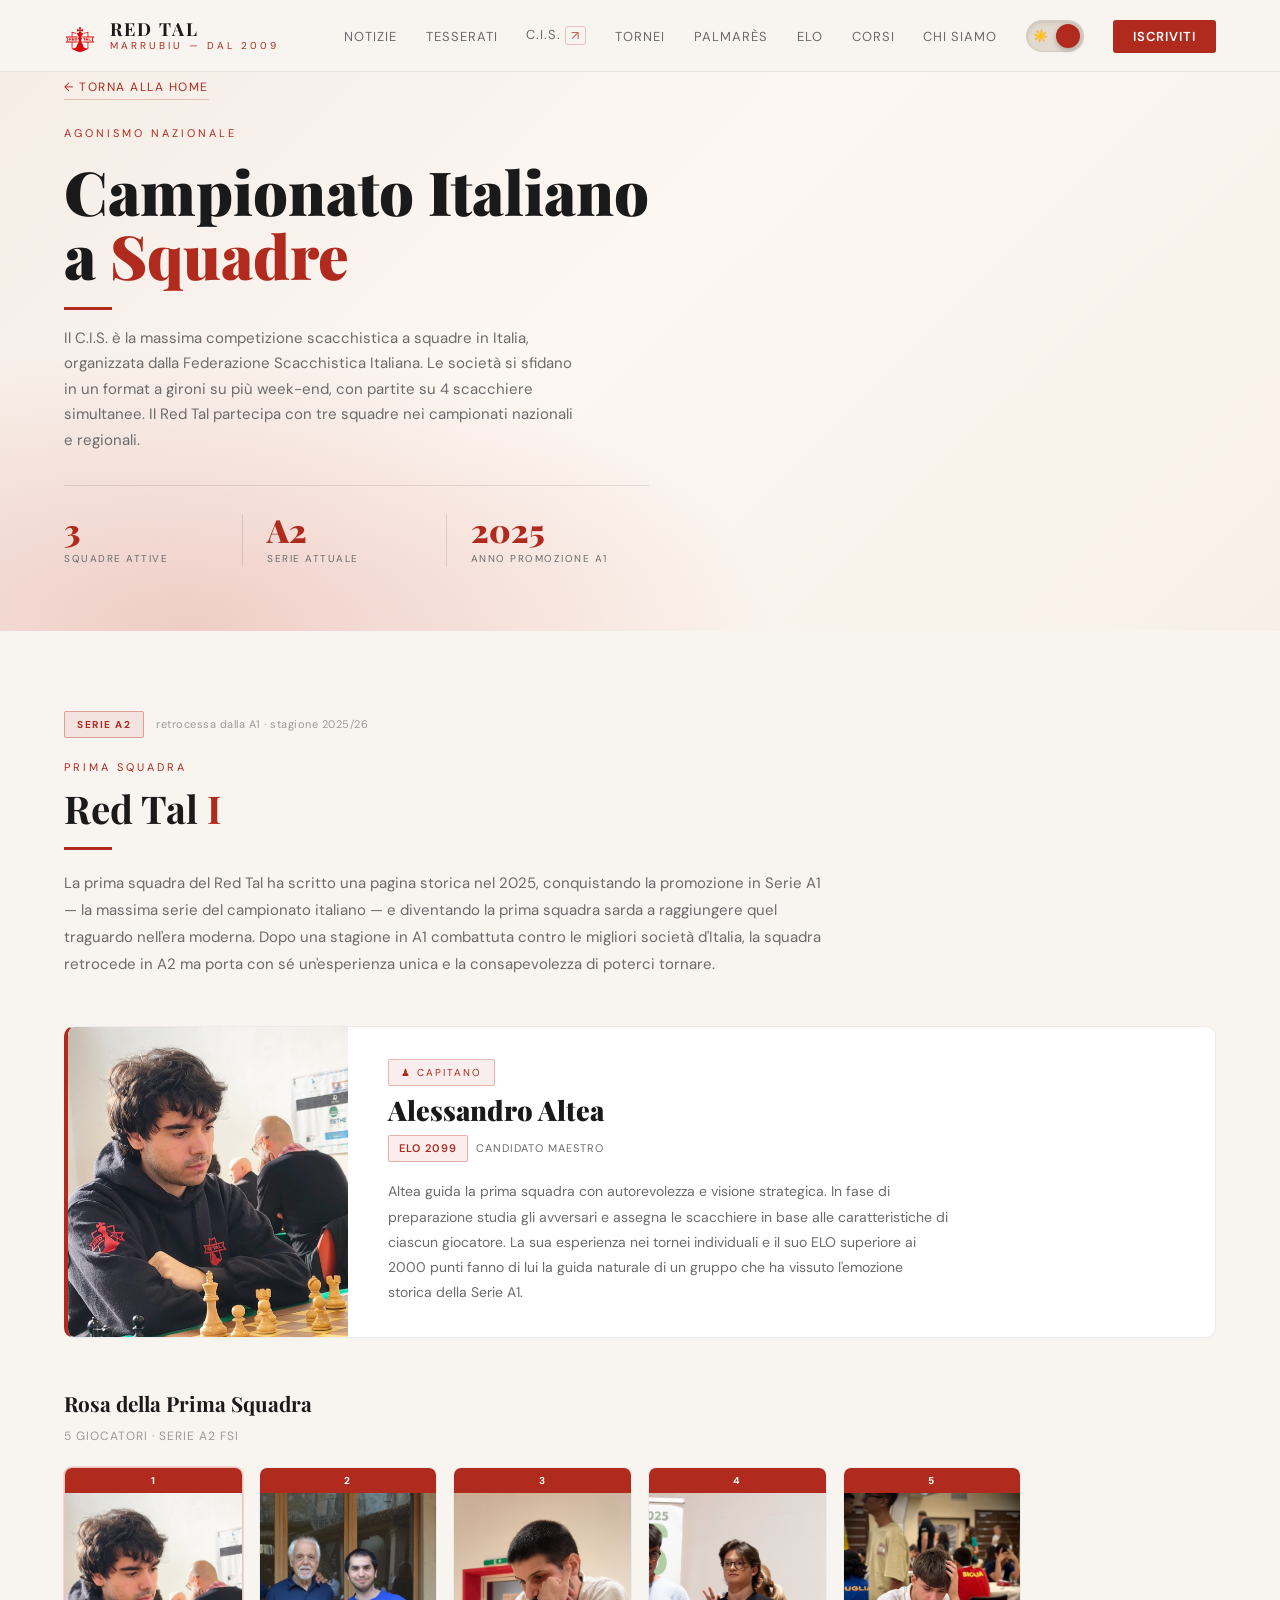
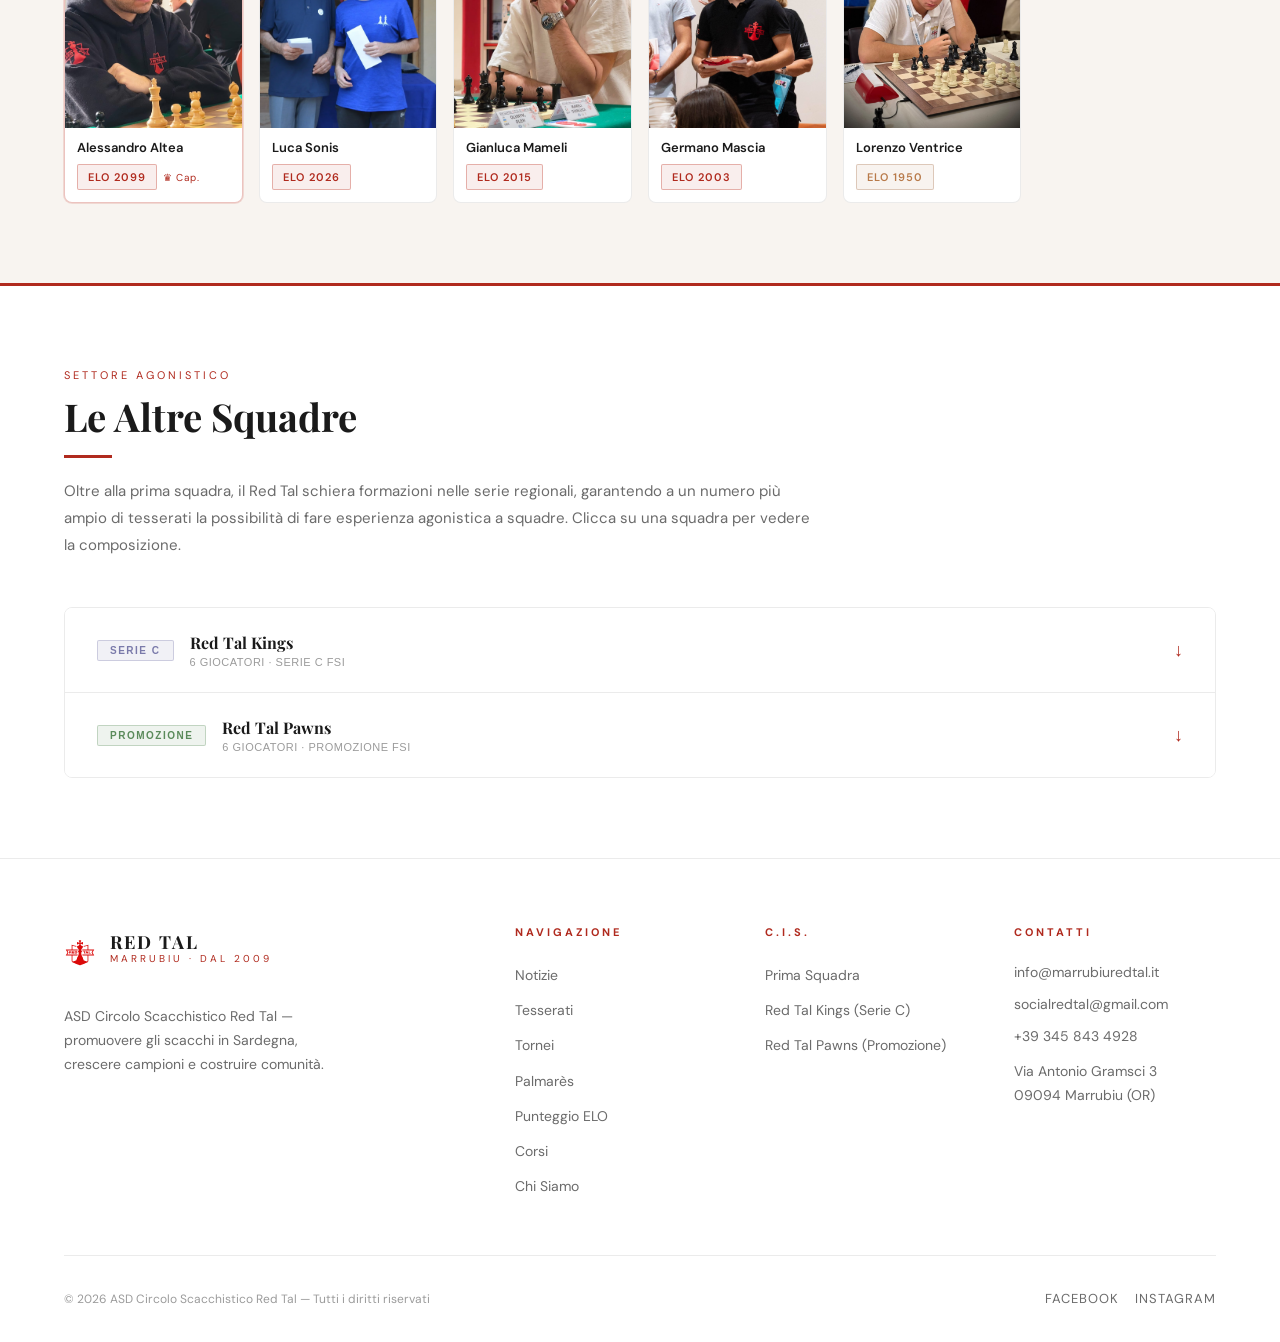
<file: cis.html>
<!DOCTYPE html>
<html lang="it" data-theme="light">
<head>
<meta charset="UTF-8">
<meta name="viewport" content="width=device-width, initial-scale=1.0">
<title>C.I.S. — ASD Red Tal Marrubiu</title>
<link href="https://fonts.googleapis.com/css2?family=Playfair+Display:wght@400;700;900&family=DM+Sans:wght@300;400;500;600&display=swap" rel="stylesheet">
<link rel="icon" href="img/redtalogo.svg" type="image/png">
<link rel="stylesheet" href="css/style.css">
</head>
<body class="chess-bg">

<nav>
  <a class="nav-logo" href="index.html">
    <div class="logo-emblem">
      <img src="img/redtalogo.svg" height="48" width="auto" alt="Logo ASD Red Tal" class="logo-sito">
    </div>
    <div class="logo-text">
      <strong>RED TAL</strong>
      <span>Marrubiu — dal 2009</span>
    </div>
  </a>
  <ul class="nav-links">
    <li><a href="index.html#notizie">Notizie</a></li>
    <li><a href="tesserati.html">Tesserati</a></li>
    <li class="nav-cis-group"><a href="cis.html" aria-current="page">C.I.S.</a><a href="https://www.federscacchi.it/cis" target="_blank" rel="noopener" class="nav-cis-ext" title="Sito ufficiale FSI C.I.S." aria-label="Sito esterno FSI C.I.S.">↗</a></li>
    <li><a href="index.html#tornei">Tornei</a></li>
    <li><a href="index.html#palmares">Palmarès</a></li>
    <li><a href="index.html#elo">ELO</a></li>
    <li><a href="index.html#corsi">Corsi</a></li>
    <li><a href="index.html#chisiamo">Chi Siamo</a></li>
    <li>
      <button class="theme-toggle" id="themeToggle" aria-label="Cambia tema">
        <span class="toggle-icon-light">☀️</span>
        <span class="toggle-icon-dark">🌙</span>
        <div class="toggle-thumb"></div>
      </button>
    </li>
    <li><a href="index.html#iscriviti" class="nav-cta">Iscriviti</a></li>
  </ul>
  <button class="nav-hamburger" id="navHamburger" aria-label="Apri menu" aria-expanded="false">
    <span></span>
    <span></span>
    <span></span>
  </button>
</nav>

<div class="nav-mobile-overlay" id="navMobileOverlay" aria-hidden="true">
  <div class="nav-mobile-theme">
    <span>Tema</span>
    <button class="theme-toggle" id="themeToggleMobile" aria-label="Cambia tema">
      <span class="toggle-icon-light">☀️</span>
      <span class="toggle-icon-dark">🌙</span>
      <div class="toggle-thumb"></div>
    </button>
  </div>
  <ul class="nav-mobile-links">
    <li><a href="index.html#notizie">Notizie</a></li>
    <li><a href="tesserati.html">Tesserati</a></li>
    <li class="nav-mobile-cis-row"><a href="cis.html">C.I.S.</a><a href="https://www.federscacchi.com/fsi/index.php/eventi/cis" target="_blank" rel="noopener" class="nav-mobile-ext">FSI ↗</a></li>
    <li><a href="index.html#tornei">Tornei</a></li>
    <li><a href="index.html#palmares">Palmarès</a></li>
    <li><a href="index.html#elo">ELO</a></li>
    <li><a href="index.html#corsi">Corsi</a></li>
    <li><a href="index.html#chisiamo">Chi Siamo</a></li>
  </ul>
  <a href="index.html#iscriviti" class="nav-mobile-cta">Iscriviti ora</a>
</div>

<!-- HERO -->
<header class="cis-hero">
  <div class="cis-hero-bg" aria-hidden="true"></div>
  <div class="cis-hero-content">
    <a href="index.html" class="tc-back">← Torna alla Home</a>
    <p class="section-tag">Agonismo nazionale</p>
    <h1 class="cis-hero-title">Campionato Italiano<br>a <em>Squadre</em></h1>
    <div class="divider"></div>
    <p class="tc-hero-sub">Il C.I.S. è la massima competizione scacchistica a squadre in Italia, organizzata dalla Federazione Scacchistica Italiana. Le società si sfidano in un format a gironi su più week-end, con partite su 4 scacchiere simultanee. Il Red Tal partecipa con tre squadre nei campionati nazionali e regionali.</p>
    <div class="cis-hero-stats">
      <div class="cis-hstat"><div class="cis-hstat-n">3</div><div class="cis-hstat-l">Squadre attive</div></div>
      <div class="cis-hstat"><div class="cis-hstat-n">A2</div><div class="cis-hstat-l">Serie Attuale</div></div>
      <div class="cis-hstat"><div class="cis-hstat-n">2025</div><div class="cis-hstat-l">Anno promozione A1</div></div>
    </div>
  </div>
</header>

<!-- PRIMA SQUADRA -->
<section class="cis-section" id="prima-squadra">
  <div class="cis-section-head fade-up">
    <div class="cis-section-label">
      <span class="cis-serie-badge cis-serie-a2">Serie A2</span>
      <span class="cis-retrocessa-note">retrocessa dalla A1 · stagione 2025/26</span>
    </div>
    <div>
      <p class="section-tag">Prima Squadra</p>
      <h2 class="section-title">Red Tal <em style="font-style:normal;color:var(--red)">I</em></h2>
      <div class="divider"></div>
    </div>
    <p class="cis-section-desc">La prima squadra del Red Tal ha scritto una pagina storica nel 2025, conquistando la promozione in Serie A1 — la massima serie del campionato italiano — e diventando la prima squadra sarda a raggiungere quel traguardo nell'era moderna. Dopo una stagione in A1 combattuta contro le migliori società d'Italia, la squadra retrocede in A2 ma porta con sé un'esperienza unica e la consapevolezza di poterci tornare.</p>
  </div>

  <!-- Capitano -->
  <div class="cis-captain-wrap fade-up">
    <div class="cis-captain-card">
      <div class="cis-captain-photo">
        <img src="img/ale.jpg" alt="Alessandro Altea">
        <div class="cis-captain-placeholder">AA</div>
      </div>
      <div class="cis-captain-body">
        <div class="cis-captain-badge">♟ Capitano</div>
        <h3 class="cis-captain-name">Alessandro Altea</h3>
        <div class="cis-captain-meta">
          <span class="tc-elo-badge tc-elo-cm">ELO 2099</span>
          <span class="tc-cat">Candidato Maestro</span>
        </div>
        <p class="cis-captain-bio">Altea guida la prima squadra con autorevolezza e visione strategica. In fase di preparazione studia gli avversari e assegna le scacchiere in base alle caratteristiche di ciascun giocatore. La sua esperienza nei tornei individuali e il suo ELO superiore ai 2000 punti fanno di lui la guida naturale di un gruppo che ha vissuto l'emozione storica della Serie A1.</p>
      </div>
    </div>
  </div>

  <!-- Rosa -->
  <div class="cis-rosa-head fade-up">
    <h3 class="cis-rosa-title">Rosa della Prima Squadra</h3>
    <p class="cis-rosa-sub">5 giocatori · Serie A2 FSI</p>
  </div>
  <div class="cis-rosa-grid fade-up">

    <div class="cis-player-card cis-player--captain">
      <div class="cis-player-board">1</div>
      <div class="cis-player-photo-wrap">
        <img src="img/ale.jpg" alt="Alessandro Altea">
        <div class="cis-player-placeholder">AA</div>
      </div>
      <div class="cis-player-info">
        <div class="cis-player-name">Alessandro Altea</div>
        <div class="cis-player-detail">
          <span class="tc-elo-badge tc-elo-cm">ELO 2099</span>
          <span class="cis-cap-icon" title="Capitano">♛ Cap.</span>
        </div>
      </div>
    </div>

    <div class="cis-player-card">
      <div class="cis-player-board">2</div>
      <div class="cis-player-photo-wrap">
        <img src="img/luca.jpg" alt="Luca Sonis">
        <div class="cis-player-placeholder">LS</div>
      </div>
      <div class="cis-player-info">
        <div class="cis-player-name">Luca Sonis</div>
        <div class="cis-player-detail">
          <span class="tc-elo-badge tc-elo-cm">ELO 2026</span>
        </div>
      </div>
    </div>

    <div class="cis-player-card">
      <div class="cis-player-board">3</div>
      <div class="cis-player-photo-wrap">
        <img src="img/mame.jpg" alt="Gianluca Mameli">
        <div class="cis-player-placeholder">GM</div>
      </div>
      <div class="cis-player-info">
        <div class="cis-player-name">Gianluca Mameli</div>
        <div class="cis-player-detail">
          <span class="tc-elo-badge tc-elo-cm">ELO 2015</span>
        </div>
      </div>
    </div>

    <div class="cis-player-card">
      <div class="cis-player-board">4</div>
      <div class="cis-player-photo-wrap">
        <img src="img/germa.jpg" alt="Germano Mascia">
        <div class="cis-player-placeholder">GM</div>
      </div>
      <div class="cis-player-info">
        <div class="cis-player-name">Germano Mascia</div>
        <div class="cis-player-detail">
          <span class="tc-elo-badge tc-elo-cm">ELO 2003</span>
        </div>
      </div>
    </div>

    <div class="cis-player-card">
      <div class="cis-player-board">5</div>
      <div class="cis-player-photo-wrap">
        <img src="img/ventri.JPG" alt="Lorenzo Ventrice">
        <div class="cis-player-placeholder">LV</div>
      </div>
      <div class="cis-player-info">
        <div class="cis-player-name">Lorenzo Ventrice</div>
        <div class="cis-player-detail">
          <span class="tc-elo-badge tc-elo-prima">ELO 1950</span>
        </div>
      </div>
    </div>
</section>

<!-- ALTRE SQUADRE -->
<section class="cis-section cis-section--alt" id="altre-squadre">
  <div class="cis-section-head fade-up">
    <div>
      <p class="section-tag">Settore agonistico</p>
      <h2 class="section-title">Le Altre Squadre</h2>
      <div class="divider"></div>
    </div>
    <p class="cis-section-desc">Oltre alla prima squadra, il Red Tal schiera formazioni nelle serie regionali, garantendo a un numero più ampio di tesserati la possibilità di fare esperienza agonistica a squadre. Clicca su una squadra per vedere la composizione.</p>
  </div>

  <div class="cis-teams-list fade-up">

    <!-- Red Tal II -->
    <div class="cis-team-row" id="team-seconda">
      <button class="cis-team-toggle" onclick="toggleTeam('seconda')" aria-expanded="false">
        <div class="cis-team-toggle-left">
          <span class="cis-serie-badge cis-serie-c">Serie C</span>
          <div class="cis-team-toggle-info">
            <span class="cis-team-toggle-name">Red Tal <strong>Kings</strong></span>
            <span class="cis-team-toggle-sub">6 giocatori · Serie C FSI</span>
          </div>
        </div>
        <span class="cis-team-arrow" id="arrow-seconda">↓</span>
      </button>
      <div class="cis-team-panel" id="panel-seconda">
        <div class="cis-team-captain-row">
          <div class="cis-mini-avatar">AP</div>
          <div>
            <div class="cis-mini-name">Antonello Panella <span class="cis-cap-icon">♛ Capitano</span></div>
            <div class="cis-mini-elo">ELO 1707 · 2ª Nazionale</div>
          </div>
        </div>
        <div class="cis-mini-roster">
          <div class="cis-mini-player">
            <span class="cis-mini-board">1</span>
            <div class="cis-mini-avatar">AP</div>
            <div class="cis-mini-player-info">
              <span class="cis-mini-name">Antonello Pannella <span class="cis-cap-icon">♛</span></span>
              <span class="cis-mini-elo">ELO 1707</span>
            </div>
          </div>
          <div class="cis-mini-player">
            <span class="cis-mini-board">2</span>
            <div class="cis-mini-avatar">EC</div>
            <div class="cis-mini-player-info">
              <span class="cis-mini-name">Emanuele Cancedda</span>
              <span class="cis-mini-elo">ELO 1702</span>
            </div>
          </div>
          <div class="cis-mini-player">
            <span class="cis-mini-board">3</span>
            <div class="cis-mini-avatar">MV</div>
            <div class="cis-mini-player-info">
              <span class="cis-mini-name">Marco Valenza</span>
              <span class="cis-mini-elo">ELO 1755</span>
            </div>
          </div>
          <div class="cis-mini-player">
            <span class="cis-mini-board">4</span>
            <div class="cis-mini-avatar">DS</div>
            <div class="cis-mini-player-info">
              <span class="cis-mini-name">Daniele Spiga</span>
              <span class="cis-mini-elo">ELO 1747</span>
            </div>
          </div>
          <div class="cis-mini-player">
            <span class="cis-mini-board">5</span>
            <div class="cis-mini-avatar">MC</div>
            <div class="cis-mini-player-info">
              <span class="cis-mini-name">Mattia Corrias</span>
              <span class="cis-mini-elo">ELO 1753</span>
            </div>
          </div>
          <div class="cis-mini-player">
            <span class="cis-mini-board">6</span>
            <div class="cis-mini-avatar">LZ</div>
            <div class="cis-mini-player-info">
              <span class="cis-mini-name">Lorenzo Zanda</span>
              <span class="cis-mini-elo">ELO 1654</span>
            </div>
          </div>
        </div>
      </div>
    </div>

    <!-- Red Tal III -->
    <div class="cis-team-row" id="team-terza">
      <button class="cis-team-toggle" onclick="toggleTeam('terza')" aria-expanded="false">
        <div class="cis-team-toggle-left">
          <span class="cis-serie-badge cis-serie-promo">Promozione</span>
          <div class="cis-team-toggle-info">
            <span class="cis-team-toggle-name">Red Tal <strong>Pawns</strong></span>
            <span class="cis-team-toggle-sub">6 giocatori · Promozione FSI</span>
          </div>
        </div>
        <span class="cis-team-arrow" id="arrow-terza">↓</span>
      </button>
      <div class="cis-team-panel" id="panel-terza">
        <div class="cis-team-captain-row">
          <div class="cis-mini-avatar">PF</div>
          <div>
            <div class="cis-mini-name">Pasquale Fannizza <span class="cis-cap-icon">♛ Capitano</span></div>
            <div class="cis-mini-elo">ELO 1478 · 3ª Nazionale</div>
          </div>
        </div>
        <div class="cis-mini-roster">
          <div class="cis-mini-player">
            <span class="cis-mini-board">1</span>
            <div class="cis-mini-avatar">PF</div>
            <div class="cis-mini-player-info">
              <span class="cis-mini-name">Pasquale Fannizza <span class="cis-cap-icon">♛</span></span>
              <span class="cis-mini-elo">ELO 1478</span>
            </div>
          </div>
          <div class="cis-mini-player">
            <span class="cis-mini-board">2</span>
            <div class="cis-mini-avatar">VG</div>
            <div class="cis-mini-player-info">
              <span class="cis-mini-name">Victoria Garau</span>
              <span class="cis-mini-elo">ELO 1427</span>
            </div>
          </div>
          <div class="cis-mini-player">
            <span class="cis-mini-board">3</span>
            <div class="cis-mini-avatar">LZ</div>
            <div class="cis-mini-player-info">
              <span class="cis-mini-name">Luca Zanda</span>
              <span class="cis-mini-elo">ELO 1476</span>
            </div>
          </div>
          <div class="cis-mini-player">
            <span class="cis-mini-board">4</span>
            <div class="cis-mini-avatar">PG</div>
            <div class="cis-mini-player-info">
              <span class="cis-mini-name">Paolo Garau</span>
              <span class="cis-mini-elo">ELO 1405</span>
            </div>
          </div>
          <div class="cis-mini-player">
            <span class="cis-mini-board">5</span>
            <div class="cis-mini-avatar">SS</div>
            <div class="cis-mini-player-info">
              <span class="cis-mini-name">Sandro Spiga</span>
              <span class="cis-mini-elo">ELO 1577</span>
            </div>
          </div>
          <div class="cis-mini-player">
            <span class="cis-mini-board">6</span>
            <div class="cis-mini-avatar">GV</div>
            <div class="cis-mini-player-info">
              <span class="cis-mini-name">Gabriele Valenza</span>
              <span class="cis-mini-elo">ELO 1512</span>
            </div>
          </div>
        </div>
      </div>
    </div>

  </div>
</section>

<!-- FOOTER -->
<footer>
  <div class="footer-grid">
    <div class="footer-brand">
      <a class="nav-logo" href="index.html" style="display:inline-flex;margin-bottom:1rem;">
        <div class="logo-emblem"><img src="img/redtalogo.svg" height="45" alt="Logo" class="logo-sito"></div>
        <div class="logo-text"><strong>RED TAL</strong><span>Marrubiu · dal 2009</span></div>
      </a>
      <p>ASD Circolo Scacchistico Red Tal — promuovere gli scacchi in Sardegna, crescere campioni e costruire comunità.</p>
    </div>
    <div class="footer-col">
      <h5>Navigazione</h5>
      <ul>
        <li><a href="index.html#notizie">Notizie</a></li>
        <li><a href="tesserati.html">Tesserati</a></li>
        <li><a href="index.html#tornei">Tornei</a></li>
        <li><a href="index.html#palmares">Palmarès</a></li>
        <li><a href="index.html#elo">Punteggio ELO</a></li>
        <li><a href="index.html#corsi">Corsi</a></li>
        <li><a href="index.html#chisiamo">Chi Siamo</a></li>
      </ul>
    </div>
    <div class="footer-col">
      <h5>C.I.S.</h5>
      <ul>
        <li><a href="#prima-squadra">Prima Squadra</a></li>
        <li><a href="#altre-squadre">Red Tal Kings (Serie C)</a></li>
        <li><a href="#altre-squadre">Red Tal Pawns (Promozione)</a></li>
      </ul>
    </div>
    <div class="footer-col">
      <h5>Contatti</h5>
      <p><a href="mailto:info@marrubiuredtal.it">info@marrubiuredtal.it</a></p>
      <p><a href="mailto:socialredtal@gmail.com">socialredtal@gmail.com</a></p>
      <p><a href="tel:+393458434928">+39 345 843 4928</a></p>
      <p style="margin-top:.75rem;">Via Antonio Gramsci 3<br>09094 Marrubiu (OR)</p>
    </div>
  </div>
  <div class="footer-bottom">
    <span>© 2026 ASD Circolo Scacchistico Red Tal — Tutti i diritti riservati</span>
    <div class="social-links">
      <a href="https://www.facebook.com/redtalmarrubiu/" target="_blank">Facebook</a>
      <a href="https://www.instagram.com/red_tal_marrubiu/" target="_blank">Instagram</a>
    </div>
  </div>
</footer>

<button id="scroll-top" aria-label="Torna in alto"></button>

<script>
  /* THEME */
  const html = document.documentElement;
  const saved = localStorage.getItem('redtal-theme') || 'light';
  html.setAttribute('data-theme', saved);
  function toggleTheme() {
    const next = html.getAttribute('data-theme') === 'light' ? 'dark' : 'light';
    html.setAttribute('data-theme', next);
    localStorage.setItem('redtal-theme', next);
  }
  document.getElementById('themeToggle').addEventListener('click', toggleTheme);
  const themeToggleMobile = document.getElementById('themeToggleMobile');
  if(themeToggleMobile) themeToggleMobile.addEventListener('click', toggleTheme);

  /* HAMBURGER */
  const hamburger = document.getElementById('navHamburger');
  const mobileOverlay = document.getElementById('navMobileOverlay');
  function closeMenu() {
    hamburger.classList.remove('is-open');
    hamburger.setAttribute('aria-expanded', 'false');
    mobileOverlay.classList.remove('is-open');
    mobileOverlay.setAttribute('aria-hidden', 'true');
    document.body.classList.remove('nav-open');
  }
  hamburger.addEventListener('click', () => {
    const isOpen = hamburger.classList.contains('is-open');
    if(isOpen) { closeMenu(); } else {
      hamburger.classList.add('is-open');
      hamburger.setAttribute('aria-expanded', 'true');
      mobileOverlay.classList.add('is-open');
      mobileOverlay.setAttribute('aria-hidden', 'false');
      document.body.classList.add('nav-open');
    }
  });
  mobileOverlay.querySelectorAll('a').forEach(link => link.addEventListener('click', closeMenu));

  /* TEAM ACCORDION */
  function toggleTeam(id) {
    const panel = document.getElementById('panel-' + id);
    const arrow = document.getElementById('arrow-' + id);
    const btn = panel.previousElementSibling;
    const isOpen = panel.classList.contains('is-open');
    // chiudi tutti
    document.querySelectorAll('.cis-team-panel').forEach(p => p.classList.remove('is-open'));
    document.querySelectorAll('.cis-team-arrow').forEach(a => { a.textContent = '↓'; a.style.transform = ''; });
    document.querySelectorAll('.cis-team-toggle').forEach(b => b.setAttribute('aria-expanded','false'));
    // apri quello cliccato se era chiuso
    if(!isOpen) {
      panel.classList.add('is-open');
      arrow.textContent = '↑';
      btn.setAttribute('aria-expanded','true');
    }
  }

  /* SCROLL REVEAL */
  const obs = new IntersectionObserver(entries => {
    entries.forEach(e => { if(e.isIntersecting) e.target.classList.add('visible'); });
  }, {threshold: 0.08});
  document.querySelectorAll('.fade-up').forEach(el => obs.observe(el));

  /* SCROLL TOP */
  const scrollBtn = document.getElementById('scroll-top');
  window.addEventListener('scroll', () => { scrollBtn.classList.toggle('visible', window.scrollY > 300); });
  scrollBtn.addEventListener('click', () => { window.scrollTo({top:0,behavior:'smooth'}); });
</script>
</body>
</html>
</file>
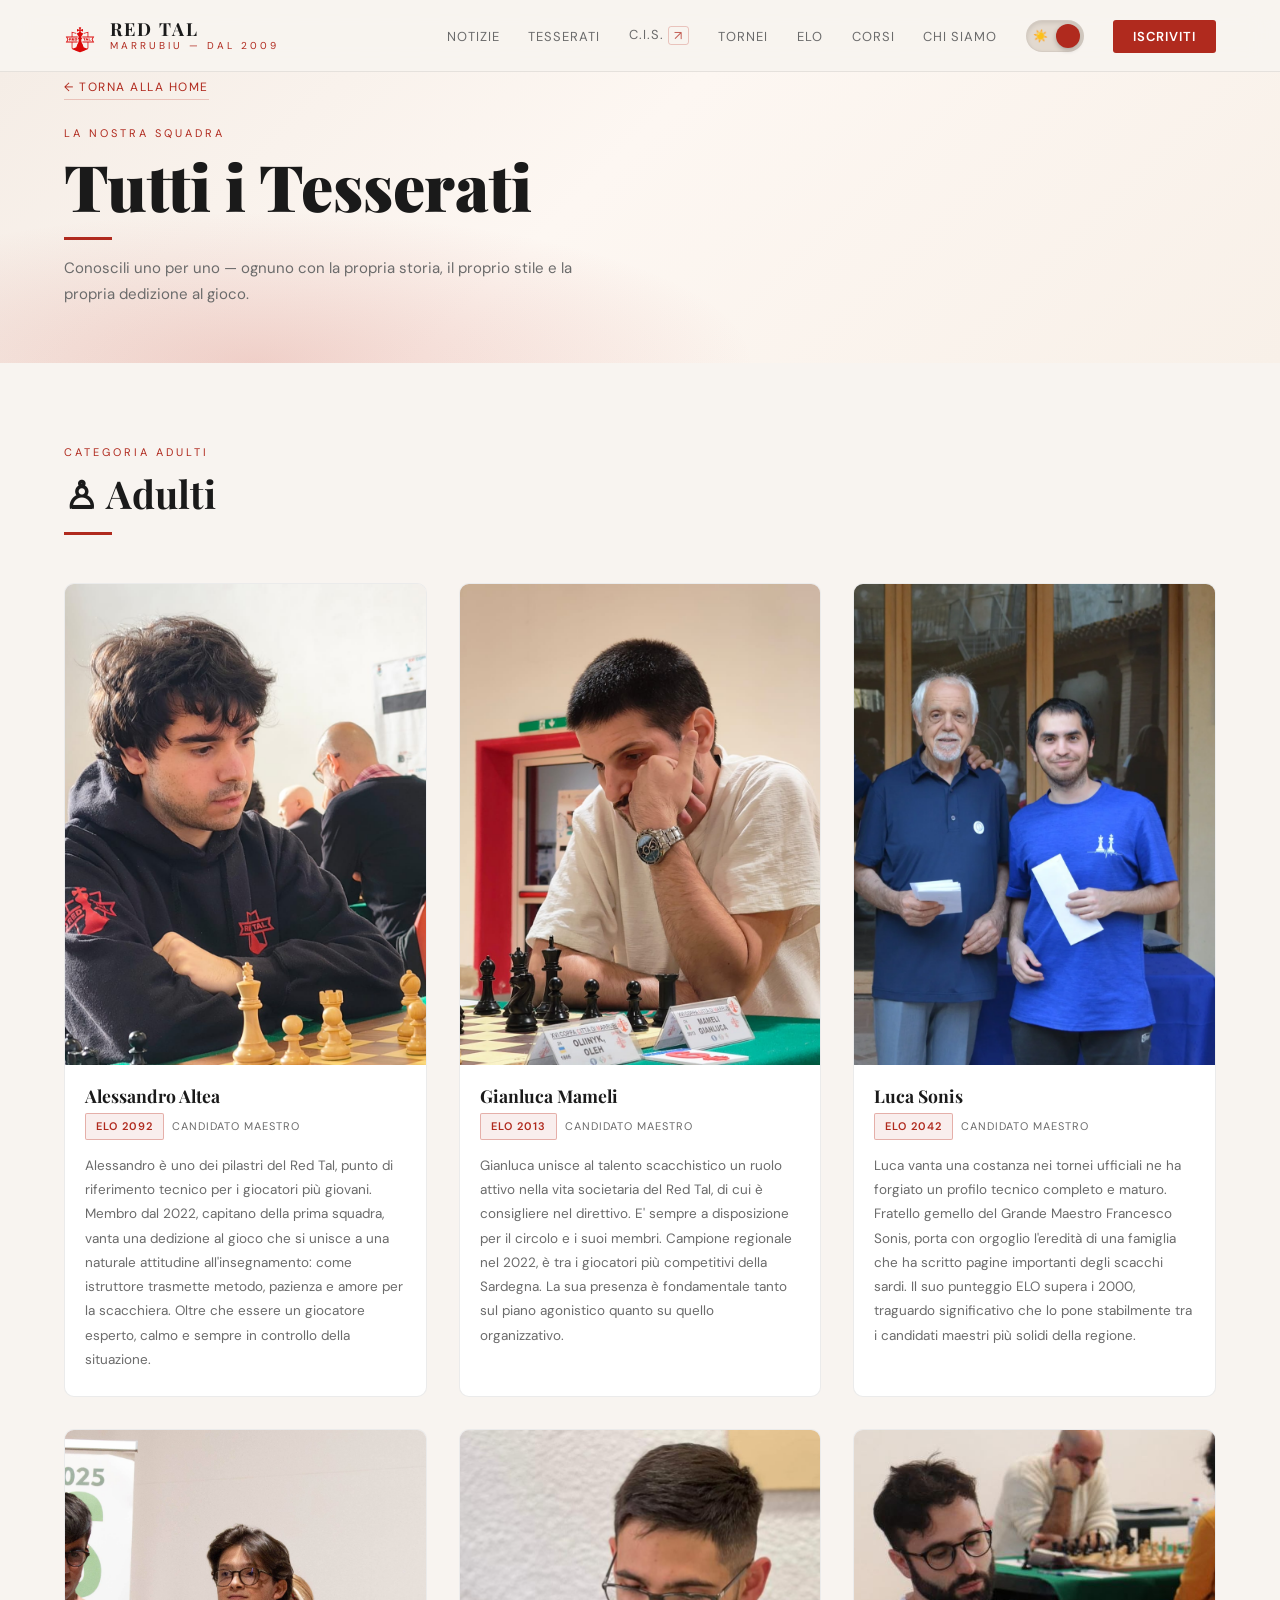
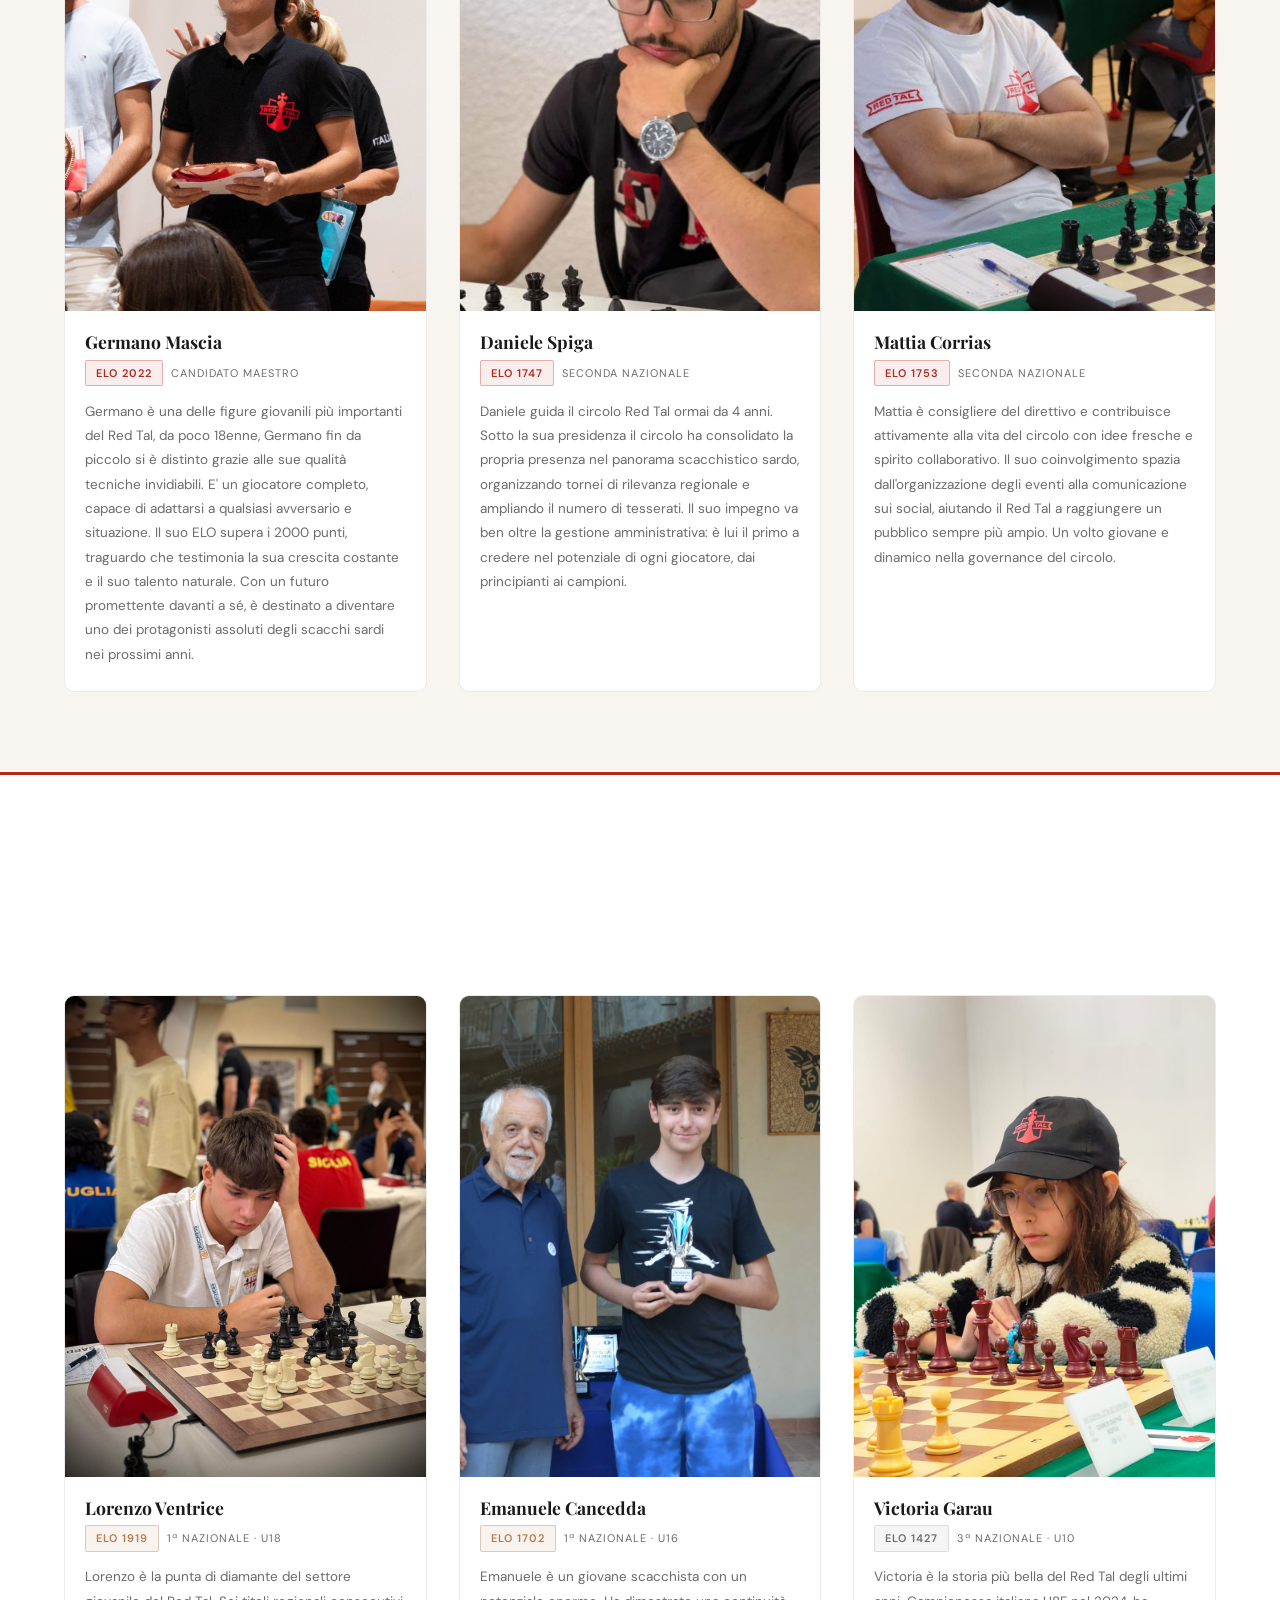
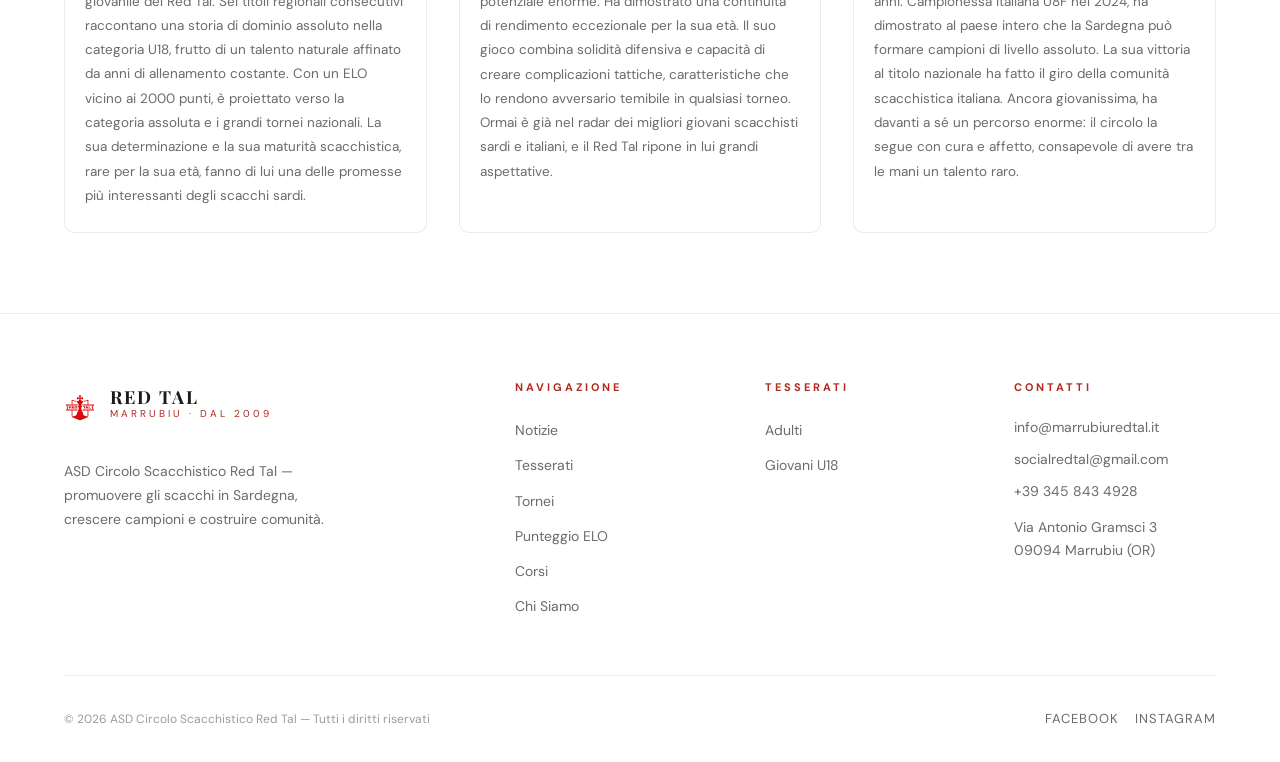
<file: tesserati.html>
<!DOCTYPE html>
<html lang="it" data-theme="light">
<head>
<meta charset="UTF-8">
<meta name="viewport" content="width=device-width, initial-scale=1.0">
<title>Tesserati — ASD Red Tal Marrubiu</title>
<link href="https://fonts.googleapis.com/css2?family=Playfair+Display:wght@400;700;900&family=DM+Sans:wght@300;400;500;600&display=swap" rel="stylesheet">
<link rel="icon" href="img/redtalogo.svg" type="image/png">
<link rel="stylesheet" href="css/style.css">
</head>
<body class="chess-bg">

<nav>
  <a class="nav-logo" href="index.html">
    <div class="logo-emblem">
      <img src="img/redtalogo.svg" height="48" width="auto" alt="Logo ASD Red Tal" class="logo-sito">
    </div>
    <div class="logo-text">
      <strong>RED TAL</strong>
      <span>Marrubiu — dal 2009</span>
    </div>
  </a>
  <!-- Nav desktop -->
  <ul class="nav-links">
    <li><a href="index.html#notizie">Notizie</a></li>
    <li><a href="tesserati.html">Tesserati</a></li>
    <li class="nav-cis-group"><a href="cis.html">C.I.S.</a><a href="https://www.federscacchi.it/cis" target="_blank" rel="noopener" class="nav-cis-ext" title="Sito ufficiale FSI C.I.S." aria-label="Sito esterno FSI C.I.S.">↗</a></li>
    <li><a href="index.html#tornei">Tornei</a></li>
    <li><a href="index.html#elo">ELO</a></li>
    <li><a href="index.html#corsi">Corsi</a></li>
    <li><a href="index.html#chisiamo">Chi Siamo</a></li>
    <li>
      <button class="theme-toggle" id="themeToggle" aria-label="Cambia tema">
        <span class="toggle-icon-light">☀️</span>
        <span class="toggle-icon-dark">🌙</span>
        <div class="toggle-thumb"></div>
      </button>
    </li>
    <li><a href="index.html#iscriviti" class="nav-cta">Iscriviti</a></li>
  </ul>
  <!-- Hamburger (solo mobile) -->
  <button class="nav-hamburger" id="navHamburger" aria-label="Apri menu" aria-expanded="false">
    <span></span>
    <span></span>
    <span></span>
  </button>
</nav>

<!-- Menu mobile overlay -->
<div class="nav-mobile-overlay" id="navMobileOverlay" aria-hidden="true">
  <div class="nav-mobile-theme">
    <span>Tema</span>
    <button class="theme-toggle" id="themeToggleMobile" aria-label="Cambia tema">
      <span class="toggle-icon-light">☀️</span>
      <span class="toggle-icon-dark">🌙</span>
      <div class="toggle-thumb"></div>
    </button>
  </div>
  <ul class="nav-mobile-links">
    <li><a href="index.html#notizie">Notizie</a></li>
    <li><a href="tesserati.html">Tesserati</a></li>
    <li class="nav-mobile-cis-row"><a href="cis.html">C.I.S.</a><a href="https://www.federscacchi.it/cis" target="_blank" rel="noopener" class="nav-mobile-ext">FSI ↗</a></li>
    <li><a href="index.html#tornei">Tornei</a></li>
    <li><a href="index.html#elo">ELO</a></li>
    <li><a href="index.html#corsi">Corsi</a></li>
    <li><a href="index.html#chisiamo">Chi Siamo</a></li>
  </ul>
  <a href="index.html#iscriviti" class="nav-mobile-cta">Iscriviti ora</a>
</div>

<!-- HERO INTERNO -->
<header class="tc-hero">
  <div class="tc-hero-content">
    <a href="index.html" class="tc-back">← Torna alla Home</a>
    <p class="section-tag">La nostra squadra</p>
    <h1 class="section-title" style="font-family:'Playfair Display',serif;font-size:clamp(2rem,5vw,4rem);font-weight:900;color:var(--white);line-height:1.1;">Tutti i Tesserati</h1>
    <div class="divider"></div>
    <p class="tc-hero-sub">Conoscili uno per uno — ognuno con la propria storia, il proprio stile e la propria dedizione al gioco.</p>
  </div>
</header>

<!-- ADULTI -->
<section class="tc-section" id="adulti">
  <div class="section-header fade-up">
    <div>
      <p class="section-tag">Categoria adulti</p>
      <h2 class="section-title">♙ Adulti</h2>
      <div class="divider"></div>
    </div>
  </div>
  <div class="tc-grid">
      <div class="tc-card fade-up">
        <div class="tc-photo-wrap">
          <div class="tc-placeholder">AA</div>
            <img src="img/ale.jpg" alt="Alessandro Altea"> 
          <div class="tc-overlay">
            <span class="tc-overlay-name">Alessandro Altea</span>
          </div>
        </div>
        <div class="tc-body">
          <div class="tc-head">
            <h3 class="tc-name">Alessandro Altea</h3>
            <div class="tc-meta">
              <span class="tc-elo-badge tc-elo-cm">ELO 2092</span>
              <span class="tc-cat">Candidato Maestro</span>
            </div>
          </div>
          <p class="tc-bio">Alessandro è uno dei pilastri del Red Tal, punto di riferimento tecnico per i giocatori più giovani. Membro dal 2022, capitano della prima squadra, vanta una dedizione al gioco che si unisce a una naturale attitudine all'insegnamento: come istruttore trasmette metodo, pazienza e amore per la scacchiera. Oltre che essere un giocatore esperto, calmo e sempre in controllo della situazione.</p>
        </div>
      </div>
      <div class="tc-card fade-up">
        <div class="tc-photo-wrap">
          <div class="tc-placeholder">GM</div>
            <img src="img/mame.jpg" alt="Gianluca Mameli">
          <div class="tc-overlay">
            <span class="tc-overlay-name">Gianluca Mameli</span>
          </div>
        </div>
        <div class="tc-body">
          <div class="tc-head">
            <h3 class="tc-name">Gianluca Mameli</h3>
            <div class="tc-meta">
              <span class="tc-elo-badge tc-elo-cm">ELO 2013</span>
              <span class="tc-cat">Candidato Maestro</span>
            </div>
          </div>
          <p class="tc-bio">Gianluca unisce al talento scacchistico un ruolo attivo nella vita societaria del Red Tal, di cui è consigliere nel direttivo. E' sempre a disposizione per il circolo e i suoi membri. Campione regionale nel 2022, è tra i giocatori più competitivi della Sardegna. La sua presenza è fondamentale tanto sul piano agonistico quanto su quello organizzativo.</p>
        </div>
      </div>
      <div class="tc-card fade-up">
        <div class="tc-photo-wrap">
          <div class="tc-placeholder">LS</div>
            <img src="img/luca.jpg" alt="Luca Sonis">
          <div class="tc-overlay">
            <span class="tc-overlay-name">Luca Sonis</span>
          </div>
        </div>
        <div class="tc-body">
          <div class="tc-head">
            <h3 class="tc-name">Luca Sonis</h3>
            <div class="tc-meta">
              <span class="tc-elo-badge tc-elo-cm">ELO 2042</span>
              <span class="tc-cat">Candidato Maestro</span>
            </div>
          </div>
          <p class="tc-bio">Luca vanta una costanza nei tornei ufficiali ne ha forgiato un profilo tecnico completo e maturo. Fratello gemello del Grande Maestro Francesco Sonis, porta con orgoglio l'eredità di una famiglia che ha scritto pagine importanti degli scacchi sardi. Il suo punteggio ELO supera i 2000, traguardo significativo che lo pone stabilmente tra i candidati maestri più solidi della regione.</p>
        </div>
      </div>
      <div class="tc-card fade-up">
        <div class="tc-photo-wrap">
            <img src="img/germa.jpg" alt="Germano Mascia">
          <div class="tc-overlay">
            <span class="tc-overlay-name">Germano Mascia</span>
          </div>
        </div>
        <div class="tc-body">
          <div class="tc-head">
            <h3 class="tc-name">Germano Mascia</h3>
            <div class="tc-meta">
              <span class="tc-elo-badge tc-elo-cm">ELO 2022</span>
              <span class="tc-cat">Candidato Maestro</span>
            </div>
          </div>
          <p class="tc-bio">Germano è una delle figure giovanili più importanti del Red Tal, da poco 18enne, Germano fin da piccolo si è distinto grazie alle sue qualità tecniche invidiabili. E' un giocatore completo, capace di adattarsi a qualsiasi avversario e situazione. Il suo ELO supera i 2000 punti, traguardo che testimonia la sua crescita costante e il suo talento naturale. Con un futuro promettente davanti a sé, è destinato a diventare uno dei protagonisti assoluti degli scacchi sardi nei prossimi anni.</p>
        </div>
      </div>
      <div class="tc-card fade-up">
        <div class="tc-photo-wrap">
          <div class="tc-placeholder">DS</div>
            <img src="img/dani.JPG" alt="Daniele Spiga">
          <div class="tc-overlay">
            <span class="tc-overlay-name">Daniele Spiga</span>
          </div>
        </div>
        <div class="tc-body">
          <div class="tc-head">
            <h3 class="tc-name">Daniele Spiga</h3>
            <div class="tc-meta">
              <span class="tc-elo-badge tc-elo-cm">ELO 1747</span>
              <span class="tc-cat">Seconda Nazionale</span>
            </div>
          </div>
          <p class="tc-bio">Daniele guida il circolo Red Tal ormai da 4 anni. Sotto la sua presidenza il circolo ha consolidato la propria presenza nel panorama scacchistico sardo, organizzando tornei di rilevanza regionale e ampliando il numero di tesserati. Il suo impegno va ben oltre la gestione amministrativa: è lui il primo a credere nel potenziale di ogni giocatore, dai principianti ai campioni.</p>
        </div>
      </div>
      <div class="tc-card fade-up">
        <div class="tc-photo-wrap">
          <div class="tc-placeholder">MC</div>
            <img src="img/matti.PNG" alt="Mattia Corrias"> 
          <div class="tc-overlay">
            <span class="tc-overlay-name">Mattia Corrias</span>
          </div>
        </div>
        <div class="tc-body">
          <div class="tc-head">
            <h3 class="tc-name">Mattia Corrias</h3>
            <div class="tc-meta">
              <span class="tc-elo-badge tc-elo-cm">ELO 1753</span>
              <span class="tc-cat">Seconda Nazionale</span>
            </div>
          </div>
          <p class="tc-bio">Mattia è consigliere del direttivo e contribuisce attivamente alla vita del circolo con idee fresche e spirito collaborativo. Il suo coinvolgimento spazia dall'organizzazione degli eventi alla comunicazione sui social, aiutando il Red Tal a raggiungere un pubblico sempre più ampio. Un volto giovane e dinamico nella governance del circolo.</p>
        </div>
        
        
      </div>
  </div>
</section>

<!-- GIOVANI -->
<section class="tc-section tc-section--alt" id="giovani">
  <div class="section-header fade-up">
    <div>
      <p class="section-tag">Settore giovanile</p>
      <h2 class="section-title">♟ Giovani U18</h2>
      <div class="divider"></div>
    </div>
  </div>
  <div class="tc-grid">
      <div class="tc-card fade-up">
        <div class="tc-photo-wrap">
          <div class="tc-placeholder">LV</div>
            <img src="img/ventri.JPG" alt="Lorenzo Ventrice"> 
          <div class="tc-overlay">
            <span class="tc-overlay-name">Lorenzo Ventrice</span>
          </div>
        </div>
        <div class="tc-body">
          <div class="tc-head">
            <h3 class="tc-name">Lorenzo Ventrice</h3>
            <div class="tc-meta">
              <span class="tc-elo-badge tc-elo-prima">ELO 1919</span>
              <span class="tc-cat">1ª Nazionale · U18</span>
            </div>
          </div>
          <p class="tc-bio">Lorenzo è la punta di diamante del settore giovanile del Red Tal. Sei titoli regionali consecutivi raccontano una storia di dominio assoluto nella categoria U18, frutto di un talento naturale affinato da anni di allenamento costante. Con un ELO vicino ai 2000 punti, è proiettato verso la categoria assoluta e i grandi tornei nazionali. La sua determinazione e la sua maturità scacchistica, rare per la sua età, fanno di lui una delle promesse più interessanti degli scacchi sardi.</p>
        </div>
      </div>
      <div class="tc-card fade-up">
        <div class="tc-photo-wrap">
          <div class="tc-placeholder">EC</div>
            <img src="img/manu.jpg" alt="Emanuele Cancedda"> 
          <div class="tc-overlay">
            <span class="tc-overlay-name">Emanuele Cancedda</span>
          </div>
        </div>
        <div class="tc-body">
          <div class="tc-head">
            <h3 class="tc-name">Emanuele Cancedda</h3>
            <div class="tc-meta">
              <span class="tc-elo-badge tc-elo-prima">ELO 1702</span>
              <span class="tc-cat">1ª Nazionale · U16</span>
            </div>
          </div>
          <p class="tc-bio">Emanuele è un giovane scacchista con un potenziale enorme. Ha dimostrato una continuità di rendimento eccezionale per la sua età. Il suo gioco combina solidità difensiva e capacità di creare complicazioni tattiche, caratteristiche che lo rendono avversario temibile in qualsiasi torneo. Ormai è già nel radar dei migliori giovani scacchisti sardi e italiani, e il Red Tal ripone in lui grandi aspettative.</p>
        </div>
      </div>
      <div class="tc-card fade-up">
        <div class="tc-photo-wrap">
          <div class="tc-placeholder">VG</div>
            <img src="img/viky.jpg" alt="Victoria Garau"> 
          <div class="tc-overlay">
            <span class="tc-overlay-name">Victoria Garau</span>
          </div>
        </div>
        <div class="tc-body">
          <div class="tc-head">
            <h3 class="tc-name">Victoria Garau</h3>
            <div class="tc-meta">
              <span class="tc-elo-badge tc-elo-terza">ELO 1427</span>
              <span class="tc-cat">3ª Nazionale · U10</span>
            </div>
          </div>
          <p class="tc-bio">Victoria è la storia più bella del Red Tal degli ultimi anni. Campionessa italiana U8F nel 2024, ha dimostrato al paese intero che la Sardegna può formare campioni di livello assoluto. La sua vittoria al titolo nazionale ha fatto il giro della comunità scacchistica italiana. Ancora giovanissima, ha davanti a sé un percorso enorme: il circolo la segue con cura e affetto, consapevole di avere tra le mani un talento raro.</p>
        </div>
      </div>
  </div>
</section>

<!-- FOOTER -->
<footer>
  <div class="footer-grid">
    <div class="footer-brand">
      <a class="nav-logo" href="index.html" style="display:inline-flex;margin-bottom:1rem;">
        <div class="logo-emblem"><img src="img/redtalogo.svg" height="45" alt="Logo" class="logo-sito"></div>
        <div class="logo-text"><strong>RED TAL</strong><span>Marrubiu · dal 2009</span></div>
      </a>
      <p>ASD Circolo Scacchistico Red Tal — promuovere gli scacchi in Sardegna, crescere campioni e costruire comunità.</p>
    </div>
    <div class="footer-col">
      <h5>Navigazione</h5>
      <ul>
        <li><a href="index.html#notizie">Notizie</a></li>
        <li><a href="index.html#tesserati">Tesserati</a></li>
        <li><a href="index.html#tornei">Tornei</a></li>
        <li><a href="index.html#elo">Punteggio ELO</a></li>
        <li><a href="index.html#corsi">Corsi</a></li>
        <li><a href="index.html#chisiamo">Chi Siamo</a></li>
      </ul>
    </div>
    <div class="footer-col">
      <h5>Tesserati</h5>
      <ul>
        <li><a href="#adulti">Adulti</a></li>
        <li><a href="#giovani">Giovani U18</a></li>
      </ul>
    </div>
    <div class="footer-col">
      <h5>Contatti</h5>
      <p><a href="mailto:info@marrubiuredtal.it">info@marrubiuredtal.it</a></p>
      <p><a href="mailto:socialredtal@gmail.com">socialredtal@gmail.com</a></p>
      <p><a href="tel:+393458434928">+39 345 843 4928</a></p>
      <p style="margin-top:.75rem;">Via Antonio Gramsci 3<br>09094 Marrubiu (OR)</p>
    </div>
  </div>
  <div class="footer-bottom">
    <span>© 2026 ASD Circolo Scacchistico Red Tal — Tutti i diritti riservati</span>
    <div class="social-links">
      <a href="https://www.facebook.com/redtalmarrubiu/" target="_blank">Facebook</a>
      <a href="https://www.instagram.com/red_tal_marrubiu/" target="_blank">Instagram</a>
    </div>
  </div>
</footer>

<button id="scroll-top" aria-label="Torna in alto"></button>

<script>
  const html = document.documentElement;
  const saved = localStorage.getItem('redtal-theme') || 'light';
  html.setAttribute('data-theme', saved);
  document.getElementById('themeToggle').addEventListener('click', () => {
    const next = html.getAttribute('data-theme') === 'light' ? 'dark' : 'light';
    html.setAttribute('data-theme', next);
    localStorage.setItem('redtal-theme', next);
  });

  const obs = new IntersectionObserver(entries => {
    entries.forEach(e => { if(e.isIntersecting) e.target.classList.add('visible'); });
  }, {threshold: 0.08});
  document.querySelectorAll('.fade-up').forEach(el => obs.observe(el));

  const scrollBtn = document.getElementById('scroll-top');
  window.addEventListener('scroll', () => {
    scrollBtn.classList.toggle('visible', window.scrollY > 300);
  });
  scrollBtn.addEventListener('click', () => { window.scrollTo({top:0,behavior:'smooth'}); });
</script>
</body>
</html>
</file>
<file: css/style.css>
/* ══════════════════════════════════════════
   DESIGN TOKENS — DARK
══════════════════════════════════════════ */
:root,
[data-theme="dark"] {
  --bg: #0d0d0d;
  --bg-deep: #111318;
  --bg-card: #1a1a1f;
  --bg-card2: #202028;
  --border: rgba(255, 255, 255, 0.08);
  --border-md: rgba(255, 255, 255, 0.14);
  --red: #c0392b;
  --red-light: #e04535;
  --red-dim: rgba(192, 57, 43, 0.14);
  --red-dim2: rgba(192, 57, 43, 0.22);
  --white: #f5f0ea;
  --text: #e0d8d0;
  --muted: #7a7a7a;
  --muted2: #5a5a5a;
  --nav-bg: rgba(13, 13, 13, 0.93);
  --sq-light: rgba(255, 255, 255, 0.07);
  --sq-dark: rgba(192, 57, 43, 0.18);
  --float-bg: #1a1a1f;
  --elo-bg: #1a1a1f;
  --toggle-bg: #1e1e24;
  --toggle-border: rgba(255, 255, 255, 0.1);
  --toggle-thumb-bg: #ffffff;
}

/* ══════════════════════════════════════════
   DESIGN TOKENS — LIGHT
══════════════════════════════════════════ */
[data-theme="light"] {
  --bg: #f8f4f0;
  --bg-deep: #ffffff;
  --bg-card: #ffffff;
  --bg-card2: #f2ecec;
  --border: rgba(0, 0, 0, 0.08);
  --border-md: rgba(0, 0, 0, 0.14);
  --red: #b02a1e;
  --red-light: #c0392b;
  --red-dim: rgba(176, 42, 30, 0.08);
  --red-dim2: rgba(176, 42, 30, 0.15);
  --white: #1a1a1a;
  --text: #2a2a2a;
  --muted: #6b6b6b;
  --muted2: #9b9b9b;
  --nav-bg: rgba(248, 244, 240, 0.95);
  --sq-light: rgba(0, 0, 0, 0.04);
  --sq-dark: rgba(176, 42, 30, 0.12);
  --float-bg: #ffffff;
  --elo-bg: #ffffff;
  --toggle-bg: #e2d9cf;
  --toggle-border: rgba(0, 0, 0, 0.06);
  --toggle-thumb-bg: var(--red);
}

* {
  margin: 0;
  padding: 0;
  box-sizing: border-box;
}

html {
  scroll-behavior: smooth;
}

body {
  background: var(--bg);
  color: var(--text);
  font-family: 'DM Sans', sans-serif;
  font-size: 16px;
  line-height: 1.7;
  overflow-x: hidden;
  transition: background 0.3s, color 0.3s;
}

.chess-bg {
  background-image:
    linear-gradient(45deg, rgba(128, 0, 0, 0.025) 25%, transparent 25%),
    linear-gradient(-45deg, rgba(128, 0, 0, 0.025) 25%, transparent 25%),
    linear-gradient(45deg, transparent 75%, rgba(128, 0, 0, 0.025) 75%),
    linear-gradient(-45deg, transparent 75%, rgba(128, 0, 0, 0.025) 75%);
  background-size: 40px 40px;
  background-position: 0 0, 0 20px, 20px -20px, -20px 0px;
}

/* ── TOGGLE ── */
.theme-toggle {
  background: var(--toggle-bg);
  border: 1px solid var(--toggle-border);
  border-radius: 30px;
  width: 58px;
  height: 32px;
  cursor: pointer;
  position: relative;
  transition: all 0.3s cubic-bezier(0.4, 0, 0.2, 1);
  flex-shrink: 0;
  display: flex;
  align-items: center;
  justify-content: space-between;
  padding: 0 6px;
  box-shadow: inset 0 2px 4px rgba(0, 0, 0, 0.1);
}

.theme-toggle:hover {
  border-color: var(--red);
  transform: scale(1.02);
}

.toggle-thumb {
  position: absolute;
  top: 3px;
  left: 3px;
  width: 24px;
  height: 24px;
  border-radius: 50%;
  background: var(--toggle-thumb-bg);
  transition: transform 0.3s cubic-bezier(0.4, 0, 0.2, 1);
  box-shadow: 0 2px 5px rgba(0, 0, 0, 0.25);
  z-index: 2;
}

[data-theme="light"] .toggle-thumb {
  transform: translateX(26px);
}

.toggle-icon-dark,
.toggle-icon-light {
  font-size: 12px;
  z-index: 1;
  transition: opacity 0.2s, transform 0.2s;
  user-select: none;
}

[data-theme="dark"] .toggle-icon-light {
  opacity: 0;
  transform: scale(0.7);
}

[data-theme="dark"] .toggle-icon-dark {
  opacity: 1;
  transform: scale(1);
  color: #f1c40f;
}

[data-theme="light"] .toggle-icon-dark {
  opacity: 0;
  transform: scale(0.7);
}

[data-theme="light"] .toggle-icon-light {
  opacity: 1;
  transform: scale(1);
}

/* ── NAV ── */
nav {
  position: fixed;
  top: 0;
  left: 0;
  right: 0;
  z-index: 100;
  display: flex;
  align-items: center;
  justify-content: space-between;
  padding: 0 4rem;
  height: 72px;
  background: var(--nav-bg);
  backdrop-filter: blur(14px);
  border-bottom: 1px solid var(--border);
  transition: background 0.3s, border-color 0.3s;
}

.nav-logo {
  display: flex;
  align-items: center;
  gap: 14px;
  text-decoration: none;
}

.logo-emblem {
  height: 50px;
  width: auto;
  background: transparent;
  display: flex;
  align-items: center;
  justify-content: center;
  transition: transform 0.2s;
}

.nav-logo:hover .logo-emblem {
  transform: scale(1.05);
}

.logo-sito {
  max-height: 45px;
  width: auto !important;
  display: block;
  object-fit: contain;
}

.logo-text {
  display: flex;
  flex-direction: column;
  line-height: 1;
}

.logo-text strong {
  font-family: 'Playfair Display', serif;
  font-size: 18px;
  color: var(--white);
  letter-spacing: 2px;
  transition: color 0.3s;
}

.logo-text span {
  font-size: 10px;
  color: var(--red);
  letter-spacing: 3px;
  text-transform: uppercase;
  margin-top: 3px;
}

.nav-links {
  display: flex;
  gap: 1.8rem;
  list-style: none;
  align-items: center;
}

.nav-links a {
  color: var(--muted);
  text-decoration: none;
  font-size: 13px;
  letter-spacing: 1px;
  text-transform: uppercase;
  transition: color 0.2s;
}

.nav-links a:hover {
  color: var(--red);
}

.nav-cta {
  background: var(--red) !important;
  color: #fff !important;
  padding: 8px 20px;
  border-radius: 3px;
  font-weight: 600 !important;
  transition: background 0.2s !important;
}

.nav-cta:hover {
  background: var(--red-light) !important;
}

/* ══════════════════════════════════════════
   HERO — dark: gradiente schiarito
        light: caldo crema, testo scuro
══════════════════════════════════════════ */
.hero {
  min-height: 100vh;
  display: flex;
  align-items: center;
  position: relative;
  overflow: hidden;
  padding: 0 4rem;
  background: linear-gradient(135deg, #1a0808 0%, #3d1210 55%, #1c0706 100%);
  color: #f5f0ea !important;
}

/* Hero in tema chiaro — caldo avorio, niente pattern */
[data-theme="light"] .hero {
  background: linear-gradient(135deg, #f5ede6 0%, #fdf7f2 45%, #f8f0e8 100%) !important;
  color: #1a1010 !important;
}

.hero::before {
  content: '';
  position: absolute;
  inset: 0;
  background: radial-gradient(ellipse 70% 55% at 62% 50%, rgba(192, 57, 43, 0.25) 0%, transparent 70%);
  pointer-events: none;
}

[data-theme="light"] .hero::before {
  background: radial-gradient(ellipse 65% 55% at 62% 50%, rgba(176, 42, 30, 0.10) 0%, transparent 70%);
}

/* ── LOGO WATERMARK GRANDE ── */
.hero-logo-watermark {
  position: absolute;
  top: 50%;
  left: 50%;
  transform: translateY(-50%);
  width: clamp(340px, 46vw, 720px);
  height: auto;
  opacity: 0.22;
  pointer-events: none;
  z-index: 1;
  filter: brightness(1.6) contrast(1.1) saturate(0.9);
  animation: heroFloat 8s ease-in-out infinite;
}

/* Tema chiaro: logo a colori naturali, opacità alta, ombra calda */
[data-theme="light"] .hero-logo-watermark {
  opacity: 0.90;
  filter: drop-shadow(0 4px 28px rgba(176, 42, 30, 0.14));
}

@keyframes heroFloat {
  0%, 100% {
    transform: translateY(-50%) scale(1);
  }
  50% {
    transform: translateY(-52%) scale(1.015);
  }
}

/* Scacchiera hero — solo tema scuro */
.hero-board {
  position: absolute;
  right: -60px;
  top: 50%;
  transform: translateY(-50%) rotate(8deg);
  width: 560px;
  opacity: 0.04;
  pointer-events: none;
}

[data-theme="light"] .hero-board {
  display: none;
}

.hero-board-inner {
  display: grid;
  grid-template-columns: repeat(8, 1fr);
  width: 100%;
  aspect-ratio: 1;
  border: 2px solid rgba(192, 57, 43, 0.35);
}

.hero-board-inner div {
  aspect-ratio: 1;
}

.hero-board-inner div:nth-child(odd) {
  background: rgba(192, 57, 43, 0.4);
}

.hero-board-inner div:nth-child(even) {
  background: rgba(255, 255, 255, 0.05);
}

.hero-content {
  max-width: 580px;
  position: relative;
  z-index: 2;
  padding-top: 80px;
}

.hero-badge {
  display: inline-flex;
  align-items: center;
  gap: 8px;
  background: rgba(192, 57, 43, 0.15);
  border: 1px solid rgba(192, 57, 43, 0.3);
  padding: 6px 16px;
  border-radius: 2px;
  font-size: 11px;
  letter-spacing: 3px;
  text-transform: uppercase;
  color: #e04535;
  margin-bottom: 2rem;
}

[data-theme="light"] .hero-badge {
  background: rgba(176, 42, 30, 0.08);
  border-color: rgba(176, 42, 30, 0.25);
  color: var(--red);
}

.hero-badge::before {
  content: '♟';
  font-size: 14px;
}

.hero h1 {
  font-family: 'Playfair Display', serif;
  font-size: clamp(3rem, 6vw, 5.5rem);
  font-weight: 900;
  line-height: 1.0;
  color: #f5f0ea !important;
  margin-bottom: 1.5rem;
}

[data-theme="light"] .hero h1 {
  color: #1a1010 !important;
}

.hero h1 em {
  font-style: normal;
  color: #e04535;
}

[data-theme="light"] .hero h1 em {
  color: var(--red);
}

.hero > .hero-content > p {
  font-size: 1.1rem;
  color: #a0a0a8 !important;
  max-width: 480px;
  margin-bottom: 2.5rem;
  line-height: 1.8;
}

[data-theme="light"] .hero > .hero-content > p {
  color: #6a4e47 !important;
}

.hero-actions {
  display: flex;
  gap: 1rem;
  flex-wrap: wrap;
}

.btn-primary {
  background: var(--red);
  color: #fff;
  padding: 14px 32px;
  border-radius: 3px;
  font-weight: 600;
  font-size: 14px;
  letter-spacing: 1px;
  text-decoration: none;
  transition: background 0.2s, transform 0.15s;
  display: inline-block;
}

.btn-primary:hover {
  background: var(--red-light);
  transform: translateY(-1px);
}

.btn-outline {
  border: 1px solid rgba(192, 57, 43, 0.4);
  color: var(--red);
  padding: 14px 32px;
  border-radius: 3px;
  font-weight: 500;
  font-size: 14px;
  letter-spacing: 1px;
  text-decoration: none;
  transition: border-color 0.2s, background 0.2s;
  display: inline-block;
}

.btn-outline:hover {
  border-color: var(--red);
  background: var(--red-dim);
}

.hero-stats {
  display: flex;
  gap: 7rem;
  margin-bottom: 2rem;
  margin-top: 4rem;
  padding-top: 3rem;
  border-top: 1px solid rgba(255, 255, 255, 0.1);
}

[data-theme="light"] .hero-stats {
  border-top-color: rgba(0, 0, 0, 0.10);
}

.stat-item .num {
  font-family: 'Playfair Display', serif;
  font-size: 2.2rem;
  font-weight: 700;
  color: var(--red);
  line-height: 1;
}

.stat-item .lbl {
  font-size: 11px;
  letter-spacing: 2px;
  text-transform: uppercase;
  color: #a0a0a8;
  margin-top: 4px;
}

[data-theme="light"] .stat-item .lbl {
  color: #8a6e68;
}

/* ── SECTION COMMON ── */
section {
  padding: 6rem 4rem;
  transition: background 0.3s;
}

.section-header {
  display: flex;
  align-items: flex-end;
  justify-content: space-between;
  margin-bottom: 3rem;
  flex-wrap: wrap;
  gap: 1rem;
}

.section-tag {
  font-size: 11px;
  letter-spacing: 3px;
  text-transform: uppercase;
  color: var(--red);
  margin-bottom: 0.5rem;
}

.section-title {
  font-family: 'Playfair Display', serif;
  font-size: clamp(1.8rem, 3vw, 2.8rem);
  font-weight: 700;
  color: var(--white);
  line-height: 1.2;
  transition: color 0.3s;
}

.divider {
  width: 48px;
  height: 3px;
  background: var(--red);
  margin: 1rem 0 0;
}

.see-all {
  color: var(--red);
  text-decoration: none;
  font-size: 13px;
  letter-spacing: 1px;
  text-transform: uppercase;
  border-bottom: 1px solid rgba(192, 57, 43, 0.3);
  padding-bottom: 2px;
  transition: border-color 0.2s;
}

.see-all:hover {
  border-color: var(--red);
}

/* ── NEWS ── */
.news-section {
  background: var(--bg-deep);
  border-top: 3px solid var(--red);
}

.news-grid {
  display: grid;
  grid-template-columns: 2fr 1fr 1fr;
  gap: 1px;
  background: var(--border);
  border: 1px solid var(--border);
  border-radius: 6px;
  overflow: hidden;
}

.news-card {
  background: var(--bg-deep);
  padding: 2rem;
  text-decoration: none;
  color: inherit;
  transition: background 0.2s;
  display: block;
}

.news-card:hover {
  background: var(--bg-card2);
}

.news-tag {
  display: inline-block;
  font-size: 10px;
  letter-spacing: 2px;
  text-transform: uppercase;
  color: var(--red);
  background: var(--red-dim);
  padding: 3px 10px;
  border-radius: 2px;
  margin-bottom: 1rem;
}

.news-card h3 {
  font-family: 'Playfair Display', serif;
  font-size: 1.2rem;
  color: var(--white);
  margin-bottom: .75rem;
  line-height: 1.3;
  transition: color 0.3s;
}

.news-card.featured h3 {
  font-size: 1.65rem;
}

.news-card p {
  font-size: 14px;
  color: var(--muted);
  line-height: 1.7;
}

.news-card .date {
  font-size: 12px;
  color: var(--muted2);
  margin-top: 1.5rem;
  letter-spacing: 1px;
}

.news-col {
  display: flex;
  flex-direction: column;
  gap: 1px;
  background: var(--border);
}

/* ── TESSERATI ── */
.members-section {
  background: var(--bg);
}

.members-tabs {
  display: flex;
  border: 1px solid var(--border-md);
  border-radius: 4px;
  overflow: hidden;
  width: fit-content;
  margin-bottom: 2.5rem;
}

.tab-btn {
  background: none;
  border: none;
  color: var(--muted);
  padding: 10px 28px;
  font-family: 'DM Sans', sans-serif;
  font-size: 13px;
  letter-spacing: 1px;
  text-transform: uppercase;
  cursor: pointer;
  transition: all 0.2s;
  border-right: 1px solid var(--border-md);
}

.tab-btn:last-child {
  border-right: none;
}

.tab-btn.active {
  background: var(--red);
  color: #fff;
  font-weight: 600;
}

.tab-btn:hover:not(.active) {
  color: var(--red);
  background: var(--red-dim);
}

.members-panel {
  display: none;
}

.members-panel.active {
  display: block;
}

.members-grid {
  display: grid;
  grid-template-columns: repeat(auto-fill, minmax(320px, 1fr));
  gap: 1.5rem;
}

.member-card {
  background: var(--bg-card);
  border: 1px solid var(--border);
  border-radius: 8px;
  padding: 1.5rem;
  transition: border-color 0.2s, transform 0.2s, background 0.3s;
}

.member-card:hover {
  border-color: rgba(192, 57, 43, 0.4);
  transform: translateY(-3px);
}

.member-header {
  display: flex;
  align-items: center;
  gap: 14px;
  margin-bottom: 1.2rem;
}

.member-avatar {
  width: 54px;
  height: 54px;
  border-radius: 50%;
  background: var(--red-dim2);
  border: 2px solid rgba(192, 57, 43, 0.35);
  display: flex;
  align-items: center;
  justify-content: center;
  font-family: 'Playfair Display', serif;
  font-size: 20px;
  color: var(--red);
  font-weight: 700;
  flex-shrink: 0;
}

.member-info h4 {
  font-size: 1rem;
  color: var(--white);
  font-weight: 600;
  margin-bottom: 3px;
  transition: color 0.3s;
}

.rank-badge {
  font-size: 11px;
  letter-spacing: 1px;
  color: var(--red);
  background: var(--red-dim);
  padding: 2px 8px;
  border-radius: 2px;
  text-transform: uppercase;
}

.member-stats {
  display: grid;
  grid-template-columns: 1fr 1fr 1fr;
  gap: 1px;
  background: var(--border);
  border: 1px solid var(--border);
  border-radius: 4px;
  overflow: hidden;
  margin-bottom: 1rem;
}

.mstat {
  background: var(--bg-deep);
  padding: .75rem;
  text-align: center;
  transition: background 0.3s;
}

.mstat .val {
  font-family: 'Playfair Display', serif;
  font-size: 1.4rem;
  color: var(--red);
  font-weight: 700;
  line-height: 1;
}

.mstat .key {
  font-size: 10px;
  letter-spacing: 1px;
  text-transform: uppercase;
  color: var(--muted);
  margin-top: 4px;
}

.member-titles {
  display: flex;
  flex-wrap: wrap;
  gap: 6px;
}

.title-chip {
  font-size: 10px;
  letter-spacing: 1px;
  text-transform: uppercase;
  padding: 3px 10px;
  border-radius: 2px;
  border: 1px solid;
}

.title-chip.gold {
  border-color: rgba(192, 57, 43, 0.5);
  color: var(--red);
  background: var(--red-dim);
}

.title-chip.silver {
  border-color: rgba(150, 150, 170, 0.3);
  color: #aaa;
  background: rgba(150, 150, 170, 0.08);
}

.title-chip.bronze {
  border-color: rgba(160, 100, 60, 0.35);
  color: #b87a4a;
  background: rgba(160, 100, 60, 0.08);
}

.member-last-tournament {
  margin-top: .75rem;
  font-size: 12px;
  color: var(--muted);
  border-top: 1px solid var(--border);
  padding-top: .75rem;
}

.member-last-tournament span {
  color: var(--text);
}

/* ── TORNEI ── */
.tornei-section {
  background: var(--bg-deep);
  border-top: 3px solid var(--red);
}

.tornei-list {
  display: flex;
  flex-direction: column;
  gap: 1px;
  border: 1px solid var(--border);
  border-radius: 6px;
  overflow: hidden;
}

.torneo-row {
  background: var(--bg-deep);
  padding: 1.5rem 2rem;
  display: grid;
  grid-template-columns: 1fr auto auto auto;
  align-items: center;
  gap: 2rem;
  color: inherit;
  transition: background 0.2s;
  border-bottom: 1px solid var(--border);
}

.torneo-row:last-child {
  border-bottom: none;
}

.torneo-row:hover {
  background: var(--bg-card);
}

.torneo-name h4 {
  font-size: 1rem;
  color: var(--white);
  margin-bottom: 4px;
  transition: color 0.3s;
}

.torneo-name p {
  font-size: 13px;
  color: var(--muted);
}

.torneo-meta {
  text-align: center;
}

.torneo-meta .val {
  font-size: 14px;
  color: var(--text);
  font-weight: 500;
}

.torneo-meta .key {
  font-size: 10px;
  color: var(--muted);
  letter-spacing: 1px;
  text-transform: uppercase;
}

.torneo-status {
  font-size: 10px;
  letter-spacing: 2px;
  text-transform: uppercase;
  padding: 4px 12px;
  border-radius: 2px;
  white-space: nowrap;
}

.status-live {
  background: rgba(192, 57, 43, 0.15);
  border: 1px solid rgba(192, 57, 43, 0.5);
  color: var(--red);
}

.status-upcoming {
  background: var(--red-dim);
  border: 1px solid rgba(192, 57, 43, 0.3);
  color: var(--red);
}

.status-done {
  background: rgba(100, 100, 100, 0.1);
  border: 1px solid var(--border);
  color: var(--muted);
}

/* ── ELO ── */
.elo-section {
  background: var(--bg);
}

.elo-explainer {
  display: grid;
  grid-template-columns: 1fr 1fr;
  gap: 4rem;
  align-items: start;
}

.elo-text p {
  color: var(--muted);
  margin-bottom: 1rem;
  font-size: 15px;
  line-height: 1.8;
}

.elo-scale {
  display: flex;
  flex-direction: column;
  gap: 1px;
  border: 1px solid var(--border);
  border-radius: 6px;
  overflow: hidden;
}

.elo-tier {
  display: flex;
  align-items: center;
  gap: 1.5rem;
  padding: 1rem 1.5rem;
  background: var(--elo-bg);
  border-bottom: 1px solid var(--border);
  transition: background 0.3s;
}

.elo-tier:last-child {
  border-bottom: none;
}

.elo-range {
  font-family: 'Playfair Display', serif;
  font-size: 1.05rem;
  font-weight: 700;
  color: var(--white);
  min-width: 110px;
  transition: color 0.3s;
}

.elo-tier-name {
  font-size: 13px;
  color: var(--text);
  font-weight: 500;
  flex: 1;
}

.elo-bar-wrap {
  width: 100px;
  height: 4px;
  background: var(--border);
  border-radius: 2px;
  overflow: hidden;
}

.elo-bar {
  height: 100%;
  border-radius: 2px;
}

/* ── CORSI ── */
.corsi-section {
  background: var(--bg-deep);
  border-top: 3px solid var(--red);
}

.corsi-grid {
  display: grid;
  grid-template-columns: repeat(3, 1fr);
  gap: 1.5rem;
}

.corso-card {
  background: var(--bg-card);
  border: 1px solid var(--border);
  border-radius: 8px;
  padding: 2rem;
  transition: border-color 0.2s, background 0.3s;
}

.corso-card:hover {
  border-color: rgba(192, 57, 43, 0.4);
}

.corso-icon {
  font-size: 2rem;
  margin-bottom: 1.5rem;
  display: block;
}

.corso-level {
  display: inline-block;
  font-size: 10px;
  letter-spacing: 2px;
  text-transform: uppercase;
  color: var(--red);
  background: var(--red-dim);
  padding: 3px 10px;
  border-radius: 2px;
  margin-bottom: 1rem;
}

.corso-card h3 {
  font-family: 'Playfair Display', serif;
  font-size: 1.4rem;
  color: var(--white);
  margin-bottom: .75rem;
  transition: color 0.3s;
}

.corso-card p {
  font-size: 14px;
  color: var(--muted);
  margin-bottom: 1.5rem;
  line-height: 1.7;
}

.orari {
  display: flex;
  flex-direction: column;
  gap: 5px;
}

.orario {
  display: flex;
  align-items: center;
  gap: 8px;
  font-size: 13px;
  color: var(--text);
}

.orario-dot {
  width: 6px;
  height: 6px;
  border-radius: 50%;
  background: var(--red);
  flex-shrink: 0;
}

/* ── CHI SIAMO ── */
.chisiamo-section {
  background: var(--bg);
}

.chisiamo-inner {
  display: grid;
  grid-template-columns: 1fr 1fr;
  gap: 6rem;
  align-items: center;
}

.chisiamo-text p {
  color: var(--muted);
  font-size: 15px;
  line-height: 1.9;
  margin-bottom: 1.5rem;
}

.chisiamo-visual {
  position: relative;
}

.chessboard-mini {
  display: grid;
  grid-template-columns: repeat(8, 1fr);
  border: 2px solid rgba(192, 57, 43, 0.25);
  border-radius: 4px;
  overflow: hidden;
}

.sq {
  aspect-ratio: 1;
  display: flex;
  align-items: center;
  justify-content: center;
  font-weight: 700;
}

.sq.w {
  background: var(--sq-light);
}

.sq.b {
  background: var(--sq-dark);
}

#board .sq:nth-child(n+49) {
  color: #ffffff !important;
  text-shadow: 0 1px 3px rgba(0, 0, 0, 0.7);
}

[data-theme="light"] #board .sq:nth-child(n+49) {
  color: #16161a !important;
  text-shadow: none;
}

#board .sq:nth-child(-n+16) {
  color: #e04535 !important;
}

.float-card {
  position: absolute;
  bottom: -24px;
  right: -24px;
  background: var(--float-bg);
  border: 1px solid var(--border);
  border-radius: 8px;
  padding: 1rem 1.5rem;
  transition: background 0.3s;
}

.float-card .num {
  font-family: 'Playfair Display', serif;
  font-size: 2rem;
  color: var(--red);
  font-weight: 700;
}

.float-card .lbl {
  font-size: 11px;
  color: var(--muted);
  letter-spacing: 2px;
  text-transform: uppercase;
}

/* ── CTA ── */
.iscriviti-section {
  background: var(--red);
  padding: 5rem 4rem;
}

.iscriviti-inner {
  display: flex;
  align-items: center;
  justify-content: space-between;
  gap: 3rem;
  flex-wrap: wrap;
}

.iscriviti-section h2 {
  font-family: 'Playfair Display', serif;
  font-size: clamp(1.8rem, 3vw, 2.5rem);
  color: #fff;
  font-weight: 900;
  max-width: 500px;
  line-height: 1.2;
}

.btn-dark {
  background: #fff;
  color: var(--red);
  padding: 16px 40px;
  border-radius: 3px;
  font-weight: 700;
  font-size: 14px;
  letter-spacing: 1px;
  text-decoration: none;
  transition: opacity 0.2s;
  white-space: nowrap;
  display: inline-block;
}

.btn-dark:hover {
  opacity: .9;
}

/* ── FOOTER ── */
footer {
  background: var(--bg-deep);
  border-top: 1px solid var(--border);
  padding: 4rem 4rem 2rem;
  transition: background 0.3s;
}

.footer-grid {
  display: grid;
  grid-template-columns: 2fr 1fr 1fr 1fr;
  gap: 3rem;
  margin-bottom: 3rem;
}

.footer-brand p {
  color: var(--muted);
  font-size: 14px;
  margin-top: 1rem;
  line-height: 1.7;
  max-width: 280px;
}

.footer-col h5 {
  font-size: 11px;
  letter-spacing: 3px;
  text-transform: uppercase;
  color: var(--red);
  margin-bottom: 1.2rem;
}

.footer-col ul {
  list-style: none;
}

.footer-col ul li {
  margin-bottom: .5rem;
}

.footer-col ul li a,
.footer-col p a {
  color: var(--muted);
  text-decoration: none;
  font-size: 14px;
  transition: color 0.2s;
}

.footer-col ul li a:hover,
.footer-col p a:hover {
  color: var(--red);
}

.footer-col p {
  color: var(--muted);
  font-size: 14px;
  margin-bottom: .5rem;
}

.footer-bottom {
  display: flex;
  align-items: center;
  justify-content: space-between;
  padding-top: 2rem;
  border-top: 1px solid var(--border);
  font-size: 12px;
  color: var(--muted2);
  flex-wrap: wrap;
  gap: 1rem;
}

.social-links {
  display: flex;
  gap: 1rem;
}

.social-links a {
  color: var(--muted);
  text-decoration: none;
  font-size: 13px;
  letter-spacing: 1px;
  text-transform: uppercase;
  transition: color 0.2s;
}

.social-links a:hover {
  color: var(--red);
}

/* ── SCROLL ── */
.fade-up {
  opacity: 0;
  transform: translateY(24px);
  transition: opacity 0.6s ease, transform 0.6s ease;
}

.fade-up.visible {
  opacity: 1;
  transform: none;
}

/* ── SCROLL TOP ── */
#scroll-top {
  position: fixed;
  bottom: 25px;
  right: 25px;
  width: 45px;
  height: 45px;
  background: var(--bg-card);
  color: var(--text);
  border: 1px solid var(--border-md);
  border-radius: 50%;
  cursor: pointer;
  z-index: 999;
  opacity: 0;
  visibility: hidden;
  transform: translateY(15px);
  transition: all 0.3s cubic-bezier(0.4, 0, 0.2, 1);
  box-shadow: 0 4px 12px rgba(0, 0, 0, 0.3);
  display: flex;
  align-items: center;
  justify-content: center;
}

#scroll-top.visible {
  opacity: 1;
  visibility: visible;
  transform: translateY(0);
}

#scroll-top:hover {
  background: var(--red);
  color: #fff;
  border-color: var(--red-light);
  transform: translateY(-3px);
  box-shadow: 0 6px 16px rgba(192, 57, 43, 0.3);
}

#scroll-top::before {
  content: "↑";
  font-size: 20px;
  font-weight: bold;
  line-height: 1;
}

/* ── RESPONSIVE ── */
@media (max-width: 768px) {
  nav {
    padding: 0 1.5rem;
    height: auto;
    flex-direction: column;
    align-items: stretch;
    padding-bottom: 1rem;
    padding-top: .5rem;
  }

  .nav-logo {
    justify-content: center;
    margin-bottom: .75rem;
  }

  .nav-links {
    justify-content: flex-start;
    gap: 1.2rem;
    overflow-x: auto;
    white-space: nowrap;
    padding-bottom: .5rem;
    -webkit-overflow-scrolling: touch;
  }

  .nav-links::-webkit-scrollbar {
    display: none;
  }

  .hero {
    padding: 8rem 1.5rem 4rem;
    min-height: auto;
    text-align: center;
  }

  .hero-logo-watermark {
    left: 50%;
    top: 25%;
    transform: translate(-50%, -50%);
    width: min(85vw, 340px);
    animation: none;
  }

  [data-theme="dark"] .hero-logo-watermark {
    opacity: 0.15;
  }

  [data-theme="light"] .hero-logo-watermark {
    opacity: 0.75;
  }

  .hero-board {
    display: none;
  }

  .hero-content {
    max-width: 100%;
    padding-top: 0;
  }

  .hero > .hero-content > p {
    margin: 0 auto 2.5rem;
  }

  .hero-actions {
    justify-content: center;
  }

  .hero-stats {
    justify-content: center;
    gap: 1.5rem;
    flex-wrap: wrap;
    margin-top: 3rem;
    padding-top: 2rem;
  }

  section {
    padding: 4rem 1.5rem;
  }

  .section-header {
    text-align: center;
    justify-content: center;
    flex-direction: column;
    align-items: center;
    margin-bottom: 2rem;
  }

  .divider {
    margin: 1rem auto 0;
  }

  .news-grid {
    grid-template-columns: 1fr;
  }

  .members-tabs {
    margin: 0 auto 2rem;
  }

  .members-grid {
    grid-template-columns: 1fr;
  }

  .torneo-row {
    grid-template-columns: 1fr;
    text-align: center;
    gap: 1rem;
    padding: 1.5rem;
  }

  .elo-explainer {
    grid-template-columns: 1fr;
    gap: 2.5rem;
  }

  .corsi-grid {
    grid-template-columns: 1fr;
  }

  .chisiamo-inner {
    grid-template-columns: 1fr;
    gap: 3rem;
  }

  .chisiamo-visual {
    max-width: 320px;
    margin: 0 auto;
  }

  .iscriviti-inner {
    flex-direction: column;
    text-align: center;
    justify-content: center;
    gap: 2rem;
  }

  .iscriviti-inner div {
    align-items: center !important;
  }

  .btn-dark {
    width: 100%;
    text-align: center;
  }

  footer {
    padding: 3rem 1.5rem 2rem;
  }

  .footer-grid {
    grid-template-columns: 1fr;
    text-align: center;
    gap: 2rem;
  }

  .footer-brand p {
    margin: 1rem auto 0;
  }

  .footer-bottom {
    flex-direction: column;
    text-align: center;
    gap: 1.5rem;
  }

  #scroll-top {
    bottom: 20px;
    right: 20px;
    width: 40px;
    height: 40px;
  }

  #scroll-top::before {
    font-size: 18px;
  }
}

@media (max-width: 480px) {
  .hero h1 {
    font-size: 2.5rem;
  }

  .stat-item .num {
    font-size: 1.8rem;
  }

  .member-stats {
    grid-template-columns: 1fr;
  }

  .mstat {
    padding: .5rem;
  }
}

/* ── DIRETTIVO ── */
.direttivo-section {
  background: var(--bg-deep);
  border-top: 3px solid var(--red);
}

.direttivo-gruppo {
  margin-bottom: 3.5rem;
}

.direttivo-gruppo:last-child {
  margin-bottom: 0;
}

.direttivo-gruppo-title {
  font-family: 'Playfair Display', serif;
  font-size: 1.1rem;
  font-weight: 700;
  color: var(--muted);
  letter-spacing: 3px;
  text-transform: uppercase;
  margin-bottom: 1.75rem;
  padding-bottom: .75rem;
  border-bottom: 1px solid var(--border);
}

.direttivo-grid {
  display: grid;
  grid-template-columns: repeat(4, 1fr);
  gap: 1.5rem;
}

.direttivo-grid--small {
  grid-template-columns: repeat(2, 1fr);
  max-width: 520px;
}

.direttivo-card {
  background: var(--bg-card);
  border: 1px solid var(--border);
  border-radius: 8px;
  overflow: hidden;
  transition: border-color 0.2s, transform 0.2s, background 0.3s;
}

.direttivo-card:hover {
  border-color: rgba(192, 57, 43, 0.35);
  transform: translateY(-3px);
}

.direttivo-photo-wrap {
  width: 100%;
  aspect-ratio: 1 / 1;
  overflow: hidden;
  background: var(--bg-card2);
  display: flex;
  align-items: center;
  justify-content: center;
}

.direttivo-photo-wrap img {
  width: 100%;
  height: 100%;
  object-fit: cover;
  object-position: top center;
  display: block;
}

.direttivo-photo-placeholder {
  font-family: 'Playfair Display', serif;
  font-size: 2.2rem;
  font-weight: 700;
  color: var(--red);
  opacity: 0.35;
  user-select: none;
}

.direttivo-info {
  padding: 1rem 1.25rem 1.25rem;
}

.direttivo-info h4 {
  font-size: .95rem;
  font-weight: 600;
  color: var(--white);
  margin-bottom: .4rem;
  transition: color 0.3s;
}

.direttivo-ruolo {
  display: inline-block;
  font-size: 10px;
  letter-spacing: 2px;
  text-transform: uppercase;
  padding: 3px 10px;
  border-radius: 2px;
  border: 1px solid;
}

.direttivo-ruolo.presidente {
  color: var(--red);
  background: var(--red-dim);
  border-color: rgba(192, 57, 43, 0.35);
}

.direttivo-ruolo.vicepresidente {
  color: #b87a4a;
  background: rgba(160, 100, 60, 0.08);
  border-color: rgba(160, 100, 60, 0.30);
}

.direttivo-ruolo.consigliere {
  color: var(--muted);
  background: rgba(120, 120, 120, 0.08);
  border-color: rgba(120, 120, 120, 0.20);
}

.direttivo-ruolo.istruttore {
  color: #5a8a5a;
  background: rgba(90, 138, 90, 0.08);
  border-color: rgba(90, 138, 90, 0.25);
}

@media (max-width: 768px) {
  .direttivo-grid {
    grid-template-columns: repeat(2, 1fr);
  }

  .direttivo-grid--small {
    grid-template-columns: repeat(2, 1fr);
    max-width: 100%;
  }
}

@media (max-width: 480px) {
  .direttivo-grid {
    grid-template-columns: 1fr 1fr;
    gap: 1rem;
  }
}

/* ══════════════════════════════════════════
   NEWS CAROUSEL
══════════════════════════════════════════ */
.news-carousel {
  position: relative;
  margin-top: 1px;
  border-top: 1px solid var(--border);
}

.news-carousel-track-wrap {
  overflow: hidden;
  width: 100%;
  line-height: 0;
}

.news-carousel-track {
  display: flex;
  transition: transform 0.5s cubic-bezier(0.4, 0, 0.2, 1);
  will-change: transform;
}

/* Ogni slide occupa il 100% della larghezza */
.nc-slide {
  flex: 0 0 100%;
  position: relative;
  overflow: hidden;
  cursor: pointer;
}

/* Immagine vera */
.nc-img-wrap {
  position: relative;
  width: 100%;
  aspect-ratio: 21 / 7;
  overflow: hidden;
  background: #0d0d10;
  display: flex;
  align-items: center;
  justify-content: center;
}

.nc-img-wrap img {
  position: absolute;
  inset: 0;
  width: 100%;
  height: 100%;
  object-fit: cover;
  object-position: center;
  display: block;
  transition: transform 0.6s cubic-bezier(0.4, 0, 0.2, 1);
}

.nc-slide:hover .nc-img-wrap img {
  transform: scale(1.03);
}

/* Placeholder pezzo scacchi — visibile se img non carica */
.nc-placeholder {
  font-size: clamp(3rem, 8vw, 6rem);
  opacity: 0.08;
  color: var(--white);
  user-select: none;
  pointer-events: none;
  z-index: 0;
  position: relative;
}

.nc-img-wrap img + .nc-placeholder {
  display: none;
}

/* Overlay hover con info */
.nc-hover-info {
  position: absolute;
  bottom: 0;
  left: 0;
  right: 0;
  padding: 2.5rem 2rem 1.5rem;
  background: linear-gradient(to top, rgba(0,0,0,0.78) 0%, transparent 100%);
  display: flex;
  flex-direction: column;
  gap: 4px;
  opacity: 0;
  transform: translateY(8px);
  transition: opacity 0.3s ease, transform 0.3s ease;
  pointer-events: none;
  z-index: 2;
}

.nc-slide:hover .nc-hover-info {
  opacity: 1;
  transform: translateY(0);
}

.nc-hover-place {
  font-size: 11px;
  letter-spacing: 3px;
  text-transform: uppercase;
  color: var(--red);
  font-weight: 500;
}

.nc-hover-title {
  font-family: 'Playfair Display', serif;
  font-size: clamp(1rem, 2.2vw, 1.5rem);
  font-weight: 700;
  color: #f5f0ea;
  line-height: 1.2;
}

/* Frecce */
.nc-btn {
  position: absolute;
  top: 50%;
  transform: translateY(-50%);
  width: 48px;
  height: 48px;
  border-radius: 50%;
  background: rgba(13, 13, 13, 0.75);
  border: 1px solid rgba(192, 57, 43, 0.4);
  color: var(--white);
  font-size: 20px;
  cursor: pointer;
  display: flex;
  align-items: center;
  justify-content: center;
  z-index: 10;
  transition: background 0.2s, border-color 0.2s, transform 0.15s;
  backdrop-filter: blur(6px);
  line-height: 1;
}

.nc-btn:hover {
  background: var(--red);
  border-color: var(--red-light);
  transform: translateY(-50%) scale(1.08);
}

.nc-btn:active {
  transform: translateY(-50%) scale(0.96);
}

.nc-btn:disabled {
  opacity: 0.2;
  pointer-events: none;
}

.nc-prev { left: 1.5rem; }
.nc-next { right: 1.5rem; }

/* Counter */
.nc-counter {
  position: absolute;
  bottom: 12px;
  right: 1.5rem;
  font-size: 12px;
  letter-spacing: 1px;
  color: rgba(255, 255, 255, 0.55);
  z-index: 10;
  pointer-events: none;
  font-variant-numeric: tabular-nums;
}

/* Tema chiaro */
[data-theme="light"] .nc-img-wrap {
  background: #ece6e0;
}

[data-theme="light"] .nc-placeholder {
  color: var(--text);
}

[data-theme="light"] .nc-btn {
  background: rgba(248, 244, 240, 0.88);
  color: var(--red);
}

[data-theme="light"] .nc-btn:hover {
  background: var(--red);
  color: #fff;
}

[data-theme="light"] .nc-counter {
  color: rgba(255, 255, 255, 0.8);
}

/* Responsive */
@media (max-width: 768px) {
  .nc-img-wrap {
    aspect-ratio: 16 / 9;
  }

  .nc-btn {
    width: 38px;
    height: 38px;
    font-size: 16px;
  }

  .nc-prev { left: .75rem; }
  .nc-next { right: .75rem; }

  .nc-hover-info {
    opacity: 1;
    transform: translateY(0);
  }

  .nc-hover-title {
    font-size: .95rem;
  }
}

/* ══════════════════════════════════════════
   MINI CAROUSEL — dentro news card featured
══════════════════════════════════════════ */
.news-card--with-gallery {
  display: flex;
  flex-direction: column;
  text-decoration: none;
  color: inherit;
}

.nc-mini {
  position: relative;
  margin-top: 1.25rem;
  border-radius: 4px;
  overflow: hidden;
  flex-shrink: 0;
}

.nc-mini-track-wrap {
  overflow: hidden;
  width: 100%;
  line-height: 0;
  border-radius: 4px;
}

.nc-mini-track {
  display: flex;
  transition: transform 0.45s cubic-bezier(0.4, 0, 0.2, 1);
  will-change: transform;
}

.nc-mini-slide {
  flex: 0 0 100%;
  position: relative;
  aspect-ratio: 16 / 7;
  overflow: hidden;
  background: #0a0a0e;
  display: flex;
  align-items: center;
  justify-content: center;
}

.nc-mini-slide img {
  position: absolute;
  inset: 0;
  width: 100%;
  height: 100%;
  object-fit: cover;
  object-position: center top;
  display: block;
  transition: transform 0.5s cubic-bezier(0.4, 0, 0.2, 1);
  z-index: 1;
}

.nc-mini-slide:hover img {
  transform: scale(1.04);
}

/* placeholder pezzo se img assente */
.nc-mini-placeholder {
  font-size: 3rem;
  opacity: 0.08;
  color: var(--white);
  user-select: none;
  pointer-events: none;
  z-index: 0;
}

.nc-mini-slide img ~ .nc-mini-placeholder {
  display: none;
}

/* overlay info — appare sull'hover */
.nc-mini-overlay {
  position: absolute;
  bottom: 0;
  left: 0;
  right: 0;
  padding: 1.75rem 1rem .85rem;
  background: linear-gradient(to top, rgba(0,0,0,0.80) 0%, transparent 100%);
  display: flex;
  flex-direction: column;
  gap: 3px;
  opacity: 0;
  transform: translateY(6px);
  transition: opacity 0.28s ease, transform 0.28s ease;
  pointer-events: none;
  z-index: 2;
}

.nc-mini-slide:hover .nc-mini-overlay {
  opacity: 1;
  transform: translateY(0);
}

.nc-mini-place {
  font-size: 10px;
  letter-spacing: 2.5px;
  text-transform: uppercase;
  color: var(--red);
  font-weight: 500;
}

.nc-mini-title {
  font-family: 'Playfair Display', serif;
  font-size: .95rem;
  font-weight: 700;
  color: #f5f0ea;
  line-height: 1.25;
}

/* frecce */
.nc-mini-btn {
  position: absolute;
  top: 50%;
  transform: translateY(-50%);
  width: 32px;
  height: 32px;
  border-radius: 50%;
  background: rgba(10, 10, 14, 0.70);
  border: 1px solid rgba(192, 57, 43, 0.45);
  color: #f5f0ea;
  font-size: 14px;
  cursor: pointer;
  display: flex;
  align-items: center;
  justify-content: center;
  z-index: 10;
  transition: background 0.2s, border-color 0.2s, transform 0.15s;
  backdrop-filter: blur(4px);
  line-height: 1;
}

.nc-mini-btn:hover {
  background: var(--red);
  border-color: var(--red-light);
  transform: translateY(-50%) scale(1.1);
}

.nc-mini-btn:active {
  transform: translateY(-50%) scale(0.95);
}

.nc-mini-btn:disabled {
  opacity: 0.2;
  pointer-events: none;
}

.nc-mini-prev { left: .6rem; }
.nc-mini-next { right: .6rem; }

/* dots */
.nc-mini-dots {
  display: flex;
  gap: 5px;
  justify-content: center;
  padding: .6rem 0 .1rem;
}

.nc-mini-dot {
  width: 5px;
  height: 5px;
  border-radius: 50%;
  background: var(--border);
  border: 1px solid rgba(255,255,255,0.12);
  cursor: pointer;
  transition: all 0.2s;
  display: inline-block;
}

.nc-mini-dot.active {
  background: var(--red);
  border-color: var(--red);
  width: 18px;
  border-radius: 3px;
}

/* tema chiaro */
[data-theme="light"] .nc-mini-slide {
  background: #e8e0d8;
}

[data-theme="light"] .nc-mini-placeholder {
  color: var(--text);
}

[data-theme="light"] .nc-mini-btn {
  background: rgba(248, 244, 240, 0.85);
  color: var(--red);
}

[data-theme="light"] .nc-mini-btn:hover {
  background: var(--red);
  color: #fff;
}

/* mobile: overlay sempre visibile */
@media (max-width: 768px) {
  .nc-mini-overlay {
    opacity: 1;
    transform: translateY(0);
  }
}

/* ══════════════════════════════════════════
   PALMARÈS
══════════════════════════════════════════ */
.palmares-section {
  padding: 5rem 4rem;
  background: var(--bg-deep);
  border-top: 3px solid var(--red);
}

.palmares-timeline {
  display: flex;
  flex-direction: column;
  gap: 3rem;
  margin-top: 0.5rem;
}

.palmares-year-group {
  display: grid;
  grid-template-columns: 80px 1fr;
  gap: 0 2rem;
  align-items: start;
}

.palmares-year-label {
  font-family: 'Playfair Display', serif;
  font-size: 2rem;
  font-weight: 900;
  color: var(--red);
  opacity: 0.35;
  line-height: 1;
  padding-top: 0.2rem;
  text-align: right;
  position: sticky;
  top: 90px;
}

.palmares-items {
  display: flex;
  flex-direction: column;
  gap: 1rem;
  border-left: 2px solid var(--border);
  padding-left: 2rem;
  position: relative;
}

.palmares-item {
  background: var(--bg-card);
  border: 1px solid var(--border);
  border-radius: 8px;
  padding: 1.25rem 1.5rem;
  display: flex;
  gap: 1.25rem;
  align-items: flex-start;
  transition: border-color 0.2s, transform 0.2s;
  position: relative;
}

/* pallino sulla linea */
.palmares-item::before {
  content: '';
  position: absolute;
  left: -2.6rem;
  top: 1.4rem;
  width: 10px;
  height: 10px;
  border-radius: 50%;
  background: var(--border-md);
  border: 2px solid var(--bg-deep);
}

.palmares-item.gold::before   { background: #d4a843; }
.palmares-item.silver::before { background: #b0b0b0; }
.palmares-item.bronze::before { background: #c07a40; }

.palmares-item:hover {
  border-color: rgba(192,57,43,0.35);
  transform: translateX(4px);
}

.palmares-medal {
  font-size: 2rem;
  flex-shrink: 0;
  line-height: 1;
  margin-top: 0.1rem;
}

.palmares-body {
  flex: 1;
}

.palmares-tag {
  display: inline-block;
  font-size: 9px;
  letter-spacing: 2px;
  text-transform: uppercase;
  color: var(--red);
  background: var(--red-dim);
  border: 1px solid rgba(192,57,43,0.25);
  padding: 2px 9px;
  border-radius: 2px;
  margin-bottom: 0.5rem;
}

.palmares-body h4 {
  font-family: 'Playfair Display', serif;
  font-size: 1.05rem;
  font-weight: 700;
  color: var(--white);
  margin-bottom: 0.4rem;
  line-height: 1.3;
}

.palmares-body p {
  font-size: 13.5px;
  color: var(--muted);
  line-height: 1.7;
}

/* responsive */
@media (max-width: 768px) {
  .palmares-section {
    padding: 3.5rem 1.25rem;
  }

  .palmares-year-group {
    grid-template-columns: 50px 1fr;
    gap: 0 1rem;
  }

  .palmares-year-label {
    font-size: 1.4rem;
    position: static;
  }

  .palmares-items {
    padding-left: 1.25rem;
  }

  .palmares-item::before {
    left: -1.75rem;
  }

  .palmares-item {
    padding: 1rem 1.1rem;
    gap: 0.85rem;
  }

  .palmares-medal {
    font-size: 1.6rem;
  }
}

/* ══════════════════════════════════════════
   ELO — TOGGLE VISTE (spiegazione ↔ classifica)
══════════════════════════════════════════ */
.elo-views-wrap {
  position: relative;
  min-height: 200px;
}

.elo-view {
  transition: opacity 0.28s ease, transform 0.28s ease;
  opacity: 1;
  transform: translateY(0);
}

.elo-view--hidden {
  display: none;
}

.elo-view--out {
  opacity: 0;
  transform: translateY(8px);
  pointer-events: none;
}

.elo-view--in {
  animation: eloFadeIn 0.35s ease forwards;
}

@keyframes eloFadeIn {
  from { opacity: 0; transform: translateY(10px); }
  to   { opacity: 1; transform: translateY(0); }
}

/* Bottone switch (stile btn-outline ma senza tag <a>) */
.elo-switch-btn {
  background: none;
  cursor: pointer;
  font-family: 'DM Sans', sans-serif;
  font-size: 13px;
  text-align: left;
}

/* ── CLASSIFICA INTERNA ── */
.elo-ranking-header {
  display: flex;
  align-items: center;
  justify-content: space-between;
  flex-wrap: wrap;
  gap: 1rem;
  margin-bottom: 1.75rem;
}

.elo-back-btn {
  display: inline-flex;
  align-items: center;
  gap: 6px;
  background: none;
  border: 1px solid var(--border-md);
  color: var(--red);
  font-family: 'DM Sans', sans-serif;
  font-size: 12px;
  letter-spacing: 1px;
  text-transform: uppercase;
  padding: 8px 16px;
  border-radius: 3px;
  cursor: pointer;
  transition: border-color 0.2s, background 0.2s;
}

.elo-back-btn:hover {
  border-color: var(--red);
  background: var(--red-dim);
}

.elo-ranking-note {
  font-size: 12px;
  color: var(--muted2);
  letter-spacing: 0.5px;
}

/* Tabs classifica */
.elo-ranking-tabs {
  display: flex;
  gap: 0;
  border: 1px solid var(--border-md);
  border-radius: 4px;
  overflow: hidden;
  width: fit-content;
  margin-bottom: 1.5rem;
}

.elo-rtab {
  background: none;
  border: none;
  font-family: 'DM Sans', sans-serif;
  font-size: 13px;
  letter-spacing: 1px;
  text-transform: uppercase;
  color: var(--muted);
  padding: 10px 22px;
  cursor: pointer;
  transition: background 0.2s, color 0.2s;
  border-right: 1px solid var(--border-md);
}

.elo-rtab:last-child {
  border-right: none;
}

.elo-rtab.active {
  background: var(--red);
  color: #fff;
  font-weight: 600;
}

.elo-rtab:hover:not(.active) {
  background: var(--red-dim);
  color: var(--red);
}

/* Panel visibilità */
.elo-rank-panel {
  display: none;
}
.elo-rank-panel.active {
  display: block;
}

/* Tabella classifica */
.elo-table {
  width: 100%;
  border-collapse: collapse;
  font-size: 14px;
}

.elo-table thead tr {
  background: var(--bg-card2);
  border-bottom: 2px solid var(--red);
}

.elo-table thead th {
  padding: 12px 16px;
  text-align: left;
  font-size: 10px;
  letter-spacing: 2px;
  text-transform: uppercase;
  color: var(--muted);
  font-weight: 600;
}

.elo-table thead th:first-child { width: 52px; text-align: center; }
.elo-table thead th:nth-child(4),
.elo-table thead th:nth-child(5) { text-align: right; }

.elo-row {
  border-bottom: 1px solid var(--border);
  transition: background 0.15s;
}

.elo-row:last-child { border-bottom: none; }

.elo-row:hover {
  background: var(--red-dim);
}

.elo-row.rank-1 { background: rgba(212, 168, 67, 0.05); }
.elo-row.rank-2 { background: rgba(176, 176, 176, 0.04); }
.elo-row.rank-3 { background: rgba(192, 122, 64, 0.04); }

.elo-table td {
  padding: 13px 16px;
  vertical-align: middle;
  color: var(--text);
}

.elo-pos { text-align: center; }

.pos-badge {
  display: inline-flex;
  align-items: center;
  justify-content: center;
  width: 28px;
  height: 28px;
  border-radius: 50%;
  background: var(--bg-card2);
  border: 1px solid var(--border-md);
  font-size: 12px;
  font-weight: 700;
  color: var(--muted);
}
.pos-badge.gold   { background: rgba(212,168,67,0.18); border-color: rgba(212,168,67,0.5); color: #d4a843; }
.pos-badge.silver { background: rgba(176,176,176,0.15); border-color: rgba(176,176,176,0.4); color: #aaa; }
.pos-badge.bronze { background: rgba(192,122,64,0.15); border-color: rgba(192,122,64,0.4); color: #c07a40; }

.elo-name {
  display: flex;
  align-items: center;
  gap: 12px;
  font-weight: 500;
  color: var(--white);
}

.elo-avatar {
  width: 36px;
  height: 36px;
  border-radius: 50%;
  background: var(--red-dim);
  border: 1px solid rgba(192,57,43,0.3);
  display: flex;
  align-items: center;
  justify-content: center;
  font-family: 'Playfair Display', serif;
  font-size: 11px;
  font-weight: 700;
  color: var(--red);
  flex-shrink: 0;
}

.elo-title-badge {
  font-size: 10px;
  font-weight: 700;
  letter-spacing: 0.5px;
  padding: 3px 8px;
  border-radius: 2px;
  border: 1px solid;
}
.elo-title-badge.cm     { color: var(--red); background: var(--red-dim); border-color: rgba(192,57,43,0.3); }
.elo-title-badge.prima  { color: #b87a4a; background: rgba(160,100,60,0.08); border-color: rgba(160,100,60,0.3); }
.elo-title-badge.seconda{ color: #7a7aaa; background: rgba(120,120,170,0.08); border-color: rgba(120,120,170,0.25); }
.elo-title-badge.terza  { color: var(--muted); background: rgba(120,120,120,0.07); border-color: rgba(120,120,120,0.20); }

.elo-score {
  text-align: right;
  font-family: 'Playfair Display', serif;
  font-size: 1.1rem;
  font-weight: 700;
  color: var(--red);
  letter-spacing: 0.5px;
}

.elo-games {
  text-align: right;
  color: var(--muted);
  font-size: 13px;
}

.elo-disclaimer {
  margin-top: 1.25rem;
  font-size: 12px;
  color: var(--muted2);
  text-align: right;
}

.elo-disclaimer a {
  color: var(--red);
  text-decoration: none;
}

.elo-disclaimer a:hover {
  text-decoration: underline;
}

/* Responsive tabella */
@media (max-width: 768px) {
  .elo-ranking-header {
    flex-direction: column;
    align-items: flex-start;
  }

  .elo-table thead th:nth-child(5) { display: none; }
  .elo-table td:nth-child(5) { display: none; }

  .elo-table td { padding: 11px 10px; }
  .elo-table thead th { padding: 10px 10px; }

  .elo-name { gap: 8px; font-size: 13px; }

  .elo-avatar { width: 30px; height: 30px; font-size: 10px; }

  .elo-score { font-size: 1rem; }

  .elo-disclaimer { text-align: left; }
}

/* ══════════════════════════════════════════
   PAGINA TESSERATI
══════════════════════════════════════════ */

/* Hero interno */
.tc-hero {
  min-height: 280px;
  display: flex;
  align-items: flex-end;
  padding: 0 4rem 3.5rem;
  background: linear-gradient(135deg, #1a0808 0%, #3d1210 55%, #1c0706 100%);
  position: relative;
  overflow: hidden;
  margin-top: 72px;
}

[data-theme="light"] .tc-hero {
  background: linear-gradient(135deg, #f5ede6 0%, #fdf7f2 45%, #f8f0e8 100%);
}

.tc-hero::before {
  content: '';
  position: absolute;
  inset: 0;
  background: radial-gradient(ellipse 60% 80% at 20% 100%, rgba(192,57,43,0.20) 0%, transparent 65%);
  pointer-events: none;
}

.tc-hero-content {
  position: relative;
  z-index: 2;
  max-width: 640px;
}

.tc-back {
  display: inline-flex;
  align-items: center;
  gap: 6px;
  font-size: 12px;
  letter-spacing: 1.5px;
  text-transform: uppercase;
  color: var(--red);
  text-decoration: none;
  margin-bottom: 1.5rem;
  border-bottom: 1px solid rgba(192,57,43,0.25);
  padding-bottom: 2px;
  transition: border-color 0.2s, color 0.2s;
}

.tc-back:hover {
  border-color: var(--red);
}

.tc-hero-sub {
  margin-top: 1rem;
  font-size: 15px;
  color: var(--muted);
  max-width: 520px;
  line-height: 1.7;
}

/* Sezioni */
.tc-section {
  padding: 5rem 4rem;
  background: var(--bg);
}

.tc-section--alt {
  background: var(--bg-deep);
  border-top: 3px solid var(--red);
}

/* Griglia card */
.tc-grid {
  display: grid;
  grid-template-columns: repeat(3, 1fr);
  gap: 2rem;
  margin-top: 1rem;
}

/* Singola card */
.tc-card {
  background: var(--bg-card);
  border: 1px solid var(--border);
  border-radius: 10px;
  overflow: hidden;
  transition: border-color 0.2s, transform 0.25s, background 0.3s;
}

.tc-card:hover {
  border-color: rgba(192,57,43,0.40);
  transform: translateY(-4px);
}

/* Foto wrap — proporzione 3:4 ritratto */
.tc-photo-wrap {
  position: relative;
  width: 100%;
  aspect-ratio: 3 / 4;
  overflow: hidden;
  background: var(--bg-card2);
  display: flex;
  align-items: center;
  justify-content: center;
  cursor: pointer;
}

.tc-photo-wrap img {
  position: absolute;
  inset: 0;
  width: 100%;
  height: 100%;
  object-fit: cover;
  object-position: top center;
  display: block;
  transition: transform 0.55s cubic-bezier(0.4,0,0.2,1);
  z-index: 1;
}

.tc-card:hover .tc-photo-wrap img {
  transform: scale(1.04);
}

/* Placeholder iniziali */
.tc-placeholder {
  font-family: 'Playfair Display', serif;
  font-size: 3.5rem;
  font-weight: 700;
  color: var(--red);
  opacity: 0.22;
  user-select: none;
  pointer-events: none;
  z-index: 0;
}

.tc-photo-wrap img ~ .tc-placeholder {
  display: none;
}

/* Overlay nome sull'hover */
.tc-overlay {
  position: absolute;
  inset: 0;
  background: linear-gradient(to top, rgba(0,0,0,0.82) 0%, rgba(0,0,0,0.10) 55%, transparent 100%);
  display: flex;
  align-items: flex-end;
  padding: 1.25rem 1rem;
  opacity: 0;
  transform: translateY(6px);
  transition: opacity 0.30s ease, transform 0.30s ease;
  z-index: 2;
  pointer-events: none;
}

.tc-card:hover .tc-overlay {
  opacity: 1;
  transform: translateY(0);
}

.tc-overlay-name {
  font-family: 'Playfair Display', serif;
  font-size: 1.15rem;
  font-weight: 700;
  color: #f5f0ea;
  line-height: 1.2;
}

/* Corpo card */
.tc-body {
  padding: 1.25rem 1.25rem 1.5rem;
}

.tc-head {
  margin-bottom: .85rem;
}

.tc-name {
  font-family: 'Playfair Display', serif;
  font-size: 1.1rem;
  font-weight: 700;
  color: var(--white);
  margin-bottom: .45rem;
  line-height: 1.2;
  transition: color 0.3s;
}

.tc-meta {
  display: flex;
  align-items: center;
  gap: .5rem;
  flex-wrap: wrap;
}

.tc-elo-badge {
  font-size: 11px;
  font-weight: 600;
  letter-spacing: 1px;
  padding: 3px 10px;
  border-radius: 2px;
  border: 1px solid;
}

.tc-elo-cm {
  color: var(--red);
  background: var(--red-dim);
  border-color: rgba(192,57,43,0.35);
}

.tc-elo-prima {
  color: #b87a4a;
  background: rgba(160,100,60,0.08);
  border-color: rgba(160,100,60,0.30);
}

.tc-elo-seconda {
  color: #7a7aaa;
  background: rgba(120,120,170,0.08);
  border-color: rgba(120,120,170,0.25);
}

.tc-elo-terza {
  color: var(--muted);
  background: rgba(120,120,120,0.07);
  border-color: rgba(120,120,120,0.20);
}

.tc-elo-senior,
.tc-elo-dirigente {
  color: var(--muted);
  background: rgba(120,120,120,0.07);
  border-color: rgba(120,120,120,0.18);
}

.tc-elo-istruttore {
  color: #5a8a5a;
  background: rgba(90,138,90,0.08);
  border-color: rgba(90,138,90,0.25);
}

.tc-cat {
  font-size: 11px;
  letter-spacing: 1px;
  text-transform: uppercase;
  color: var(--muted);
}

/* Chip titoli */
.tc-titoli {
  display: flex;
  flex-wrap: wrap;
  gap: 5px;
  margin-bottom: 1rem;
}

.tc-chip {
  font-size: 10px;
  letter-spacing: 1px;
  text-transform: uppercase;
  padding: 3px 9px;
  border-radius: 2px;
  border: 1px solid rgba(192,57,43,0.30);
  color: var(--red);
  background: var(--red-dim);
}

/* Bio */
.tc-bio {
  font-size: 13.5px;
  color: var(--muted);
  line-height: 1.80;
}

/* Responsive */
@media (max-width: 1024px) {
  .tc-grid {
    grid-template-columns: repeat(2, 1fr);
  }
}

@media (max-width: 768px) {
  .tc-hero {
    padding: 0 1.5rem 2.5rem;
    min-height: 220px;
  }

  .tc-section {
    padding: 3.5rem 1.5rem;
  }

  .tc-grid {
    grid-template-columns: 1fr;
    gap: 1.5rem;
  }

  .tc-photo-wrap {
    aspect-ratio: 4 / 3;
  }

  .tc-overlay {
    opacity: 1;
    transform: translateY(0);
  }
}

/* ══════════════════════════════════════════
   PAGINA C.I.S.
══════════════════════════════════════════ */

/* Hero CIS */
.cis-hero {
  min-height: 420px;
  display: flex;
  align-items: flex-end;
  padding: 0 4rem 4rem;
  background: linear-gradient(135deg, #1a0808 0%, #3d1210 55%, #1c0706 100%);
  position: relative;
  overflow: hidden;
  margin-top: 72px;
}

[data-theme="light"] .cis-hero {
  background: linear-gradient(135deg, #f5ede6 0%, #fdf7f2 45%, #f8f0e8 100%);
}

.cis-hero::before {
  content: '';
  position: absolute;
  inset: 0;
  background: radial-gradient(ellipse 70% 80% at 15% 100%, rgba(192,57,43,0.22) 0%, transparent 65%);
  pointer-events: none;
}

/* Scacchiera decorativa hero */
.cis-hero-bg {
  position: absolute;
  right: -40px;
  top: 50%;
  transform: translateY(-50%) rotate(6deg);
  width: 480px;
  height: 480px;
  opacity: 0.03;
  pointer-events: none;
  background-image:
    repeating-conic-gradient(rgba(192,57,43,0.6) 0% 25%, transparent 0% 50%);
  background-size: 60px 60px;
}

[data-theme="light"] .cis-hero-bg { display: none; }

.cis-hero-content {
  position: relative;
  z-index: 2;
  max-width: 700px;
}

.cis-hero-title {
  font-family: 'Playfair Display', serif;
  font-size: clamp(2rem, 5vw, 3.8rem);
  font-weight: 900;
  color: var(--white);
  line-height: 1.05;
  margin: 1rem 0 1.25rem;
}

.cis-hero-title em {
  font-style: normal;
  color: var(--red);
}

.cis-hero-stats {
  display: flex;
  gap: 0;
  margin-top: 2rem;
  padding-top: 1.75rem;
  border-top: 1px solid rgba(255,255,255,0.1);
}

[data-theme="light"] .cis-hero-stats {
  border-top-color: rgba(0,0,0,0.1);
}

.cis-hstat {
  flex: 1;
  padding: 0 1.5rem;
  border-right: 1px solid rgba(255,255,255,0.1);
}

[data-theme="light"] .cis-hstat {
  border-right-color: rgba(0,0,0,0.1);
}

.cis-hstat:first-child { padding-left: 0; }
.cis-hstat:last-child  { border-right: none; }

.cis-hstat-n {
  font-family: 'Playfair Display', serif;
  font-size: 2rem;
  font-weight: 900;
  color: var(--red);
  line-height: 1;
}

.cis-hstat-l {
  font-size: 10px;
  letter-spacing: 1.5px;
  text-transform: uppercase;
  color: var(--muted);
  margin-top: 4px;
}

/* Sezioni CIS */
.cis-section {
  padding: 5rem 4rem;
  background: var(--bg);
}

.cis-section--alt {
  background: var(--bg-deep);
  border-top: 3px solid var(--red);
}

.cis-section-head {
  margin-bottom: 3rem;
}

.cis-section-label {
  display: flex;
  align-items: center;
  gap: 0.75rem;
  margin-bottom: 1.25rem;
  flex-wrap: wrap;
}

.cis-section-desc {
  font-size: 15px;
  color: var(--muted);
  line-height: 1.8;
  max-width: 760px;
  margin-top: 1.25rem;
}

/* Badge serie */
.cis-serie-badge {
  display: inline-block;
  font-size: 10px;
  font-weight: 700;
  letter-spacing: 1.5px;
  text-transform: uppercase;
  padding: 4px 12px;
  border-radius: 2px;
  border: 1px solid;
}

.cis-serie-a1   { color: #d4a843; background: rgba(212,168,67,0.12); border-color: rgba(212,168,67,0.4); }
.cis-serie-a2   { color: var(--red); background: var(--red-dim); border-color: rgba(192,57,43,0.4); }
.cis-serie-c    { color: #7a7aaa; background: rgba(120,120,170,0.1); border-color: rgba(120,120,170,0.3); }
.cis-serie-promo{ color: #5a8a5a; background: rgba(90,138,90,0.1); border-color: rgba(90,138,90,0.3); }

.cis-retrocessa-note {
  font-size: 11px;
  color: var(--muted2);
  letter-spacing: 0.5px;
}

/* Card capitano prima squadra */
.cis-captain-wrap {
  margin-bottom: 3rem;
}

.cis-captain-card {
  background: var(--bg-card);
  border: 1px solid var(--border);
  border-left: 4px solid var(--red);
  border-radius: 10px;
  display: grid;
  grid-template-columns: 280px 1fr;
  overflow: hidden;
  transition: border-color 0.2s;
}

.cis-captain-card:hover {
  border-color: rgba(192,57,43,0.5);
}

.cis-captain-photo {
  position: relative;
  background: var(--bg-card2);
  display: flex;
  align-items: center;
  justify-content: center;
  min-height: 260px;
  overflow: hidden;
}

.cis-captain-photo img {
  position: absolute;
  inset: 0;
  width: 100%;
  height: 100%;
  object-fit: cover;
  object-position: top center;
  z-index: 1;
  transition: transform 0.5s ease;
}

.cis-captain-card:hover .cis-captain-photo img {
  transform: scale(1.04);
}

.cis-captain-placeholder {
  font-family: 'Playfair Display', serif;
  font-size: 3rem;
  font-weight: 700;
  color: var(--red);
  opacity: 0.2;
  z-index: 0;
}

.cis-captain-photo img ~ .cis-captain-placeholder { display: none; }

.cis-captain-body {
  padding: 2rem 2.5rem;
  display: flex;
  flex-direction: column;
  justify-content: center;
  gap: 0.6rem;
}

.cis-captain-badge {
  display: inline-flex;
  align-items: center;
  gap: 6px;
  font-size: 10px;
  letter-spacing: 2px;
  text-transform: uppercase;
  color: var(--red);
  background: var(--red-dim);
  border: 1px solid rgba(192,57,43,0.3);
  padding: 4px 12px;
  border-radius: 2px;
  width: fit-content;
}

.cis-captain-name {
  font-family: 'Playfair Display', serif;
  font-size: 1.7rem;
  font-weight: 900;
  color: var(--white);
  line-height: 1.1;
}

.cis-captain-meta {
  display: flex;
  align-items: center;
  gap: 0.5rem;
  flex-wrap: wrap;
}

.cis-captain-bio {
  font-size: 14px;
  color: var(--muted);
  line-height: 1.8;
  margin-top: 0.5rem;
  max-width: 560px;
}

/* Rosa */
.cis-rosa-head {
  margin-bottom: 1.25rem;
}

.cis-rosa-title {
  font-family: 'Playfair Display', serif;
  font-size: 1.3rem;
  font-weight: 700;
  color: var(--white);
  margin-bottom: 0.3rem;
}

.cis-rosa-sub {
  font-size: 12px;
  letter-spacing: 1px;
  text-transform: uppercase;
  color: var(--muted2);
}

.cis-rosa-grid {
  display: grid;
  grid-template-columns: repeat(6, 1fr);
  gap: 1rem;
}

.cis-player-card {
  background: var(--bg-card);
  border: 1px solid var(--border);
  border-radius: 8px;
  overflow: hidden;
  transition: border-color 0.2s, transform 0.2s;
}

.cis-player-card:hover {
  border-color: rgba(192,57,43,0.4);
  transform: translateY(-3px);
}

.cis-player--captain {
  border-color: rgba(192,57,43,0.3);
  box-shadow: 0 0 0 1px rgba(192,57,43,0.15);
}

.cis-player-board {
  background: var(--red);
  color: #fff;
  font-size: 10px;
  font-weight: 700;
  letter-spacing: 1px;
  text-align: center;
  padding: 4px 0;
}

.cis-player-photo-wrap {
  position: relative;
  aspect-ratio: 3 / 4;
  background: var(--bg-card2);
  display: flex;
  align-items: center;
  justify-content: center;
  overflow: hidden;
}

.cis-player-photo-wrap img {
  position: absolute;
  inset: 0;
  width: 100%;
  height: 100%;
  object-fit: cover;
  object-position: top center;
  z-index: 1;
  transition: transform 0.5s ease;
}

.cis-player-card:hover .cis-player-photo-wrap img { transform: scale(1.05); }

.cis-player-placeholder {
  font-family: 'Playfair Display', serif;
  font-size: 1.8rem;
  font-weight: 700;
  color: var(--red);
  opacity: 0.2;
  z-index: 0;
}

.cis-player-photo-wrap img ~ .cis-player-placeholder { display: none; }

.cis-player-info {
  padding: 0.75rem;
}

.cis-player-name {
  font-size: 13px;
  font-weight: 600;
  color: var(--white);
  line-height: 1.3;
  margin-bottom: 0.4rem;
}

.cis-player-detail {
  display: flex;
  align-items: center;
  gap: 0.4rem;
  flex-wrap: wrap;
}

.cis-cap-icon {
  font-size: 10px;
  color: var(--red);
  letter-spacing: 0.5px;
}

/* ACCORDION altre squadre */
.cis-teams-list {
  display: flex;
  flex-direction: column;
  gap: 0;
  border: 1px solid var(--border);
  border-radius: 8px;
  overflow: hidden;
}

.cis-team-row {
  border-bottom: 1px solid var(--border);
}

.cis-team-row:last-child { border-bottom: none; }

.cis-team-toggle {
  width: 100%;
  display: flex;
  align-items: center;
  justify-content: space-between;
  padding: 1.5rem 2rem;
  background: var(--bg-card);
  border: none;
  cursor: pointer;
  transition: background 0.2s;
  text-align: left;
  gap: 1rem;
}

.cis-team-toggle:hover {
  background: var(--bg-card2);
}

.cis-team-toggle[aria-expanded="true"] {
  background: var(--bg-card2);
  border-bottom: 1px solid var(--border);
}

.cis-team-toggle-left {
  display: flex;
  align-items: center;
  gap: 1rem;
  flex-wrap: wrap;
}

.cis-team-toggle-info {
  display: flex;
  flex-direction: column;
  gap: 3px;
}

.cis-team-toggle-name {
  font-size: 16px;
  font-family: 'Playfair Display', serif;
  font-weight: 700;
  color: var(--white);
}

.cis-team-toggle-sub {
  font-size: 11px;
  letter-spacing: 0.5px;
  color: var(--muted2);
  text-transform: uppercase;
}

.cis-team-arrow {
  font-size: 18px;
  color: var(--red);
  transition: transform 0.25s ease;
  flex-shrink: 0;
}

/* Panel accordion */
.cis-team-panel {
  display: none;
  padding: 1.75rem 2rem 2rem;
  background: var(--bg);
  animation: cisPanelIn 0.25s ease;
}

.cis-team-panel.is-open {
  display: block;
}

@keyframes cisPanelIn {
  from { opacity: 0; transform: translateY(-6px); }
  to   { opacity: 1; transform: translateY(0); }
}

/* Riga capitano nel panel */
.cis-team-captain-row {
  display: flex;
  align-items: center;
  gap: 1rem;
  padding: 1rem 1.25rem;
  background: var(--red-dim);
  border: 1px solid rgba(192,57,43,0.2);
  border-radius: 6px;
  margin-bottom: 1.25rem;
}

/* Mini roster */
.cis-mini-roster {
  display: grid;
  grid-template-columns: repeat(3, 1fr);
  gap: 0.75rem;
}

.cis-mini-player {
  display: flex;
  align-items: center;
  gap: 0.75rem;
  padding: 0.75rem 1rem;
  background: var(--bg-card);
  border: 1px solid var(--border);
  border-radius: 6px;
  transition: border-color 0.15s;
}

.cis-mini-player:hover {
  border-color: rgba(192,57,43,0.3);
}

.cis-mini-board {
  width: 24px;
  height: 24px;
  border-radius: 50%;
  background: var(--red);
  color: #fff;
  font-size: 11px;
  font-weight: 700;
  display: flex;
  align-items: center;
  justify-content: center;
  flex-shrink: 0;
}

.cis-mini-avatar {
  width: 38px;
  height: 38px;
  border-radius: 50%;
  background: var(--bg-card2);
  border: 1px solid var(--border-md);
  display: flex;
  align-items: center;
  justify-content: center;
  font-family: 'Playfair Display', serif;
  font-size: 11px;
  font-weight: 700;
  color: var(--red);
  flex-shrink: 0;
}

.cis-mini-player-info {
  display: flex;
  flex-direction: column;
  gap: 2px;
}

.cis-mini-name {
  font-size: 13px;
  font-weight: 600;
  color: var(--white);
  line-height: 1.2;
}

.cis-mini-elo {
  font-size: 11px;
  color: var(--muted);
  letter-spacing: 0.5px;
}

/* ── Responsive CIS ── */
@media (max-width: 1200px) {
  .cis-rosa-grid {
    grid-template-columns: repeat(3, 1fr);
  }
}

@media (max-width: 768px) {
  .cis-hero {
    padding: 80px 1.25rem 2.5rem;
    min-height: auto;
    margin-top: 60px;
    align-items: flex-start;
  }

  .cis-hero-bg { display: none; }

  .cis-hero-title {
    font-size: clamp(1.8rem, 8vw, 2.4rem);
  }

  .cis-hero-stats {
    gap: 0;
  }

  .cis-hstat {
    padding: 0 0.75rem;
  }

  .cis-hstat-n { font-size: 1.5rem; }

  .cis-section {
    padding: 3.5rem 1.25rem;
  }

  .cis-captain-card {
    grid-template-columns: 1fr;
  }

  .cis-captain-photo {
    min-height: 220px;
    aspect-ratio: 16 / 9;
  }

  .cis-captain-body {
    padding: 1.5rem;
  }

  .cis-captain-name { font-size: 1.4rem; }

  .cis-rosa-grid {
    grid-template-columns: repeat(2, 1fr);
    gap: 0.75rem;
  }

  .cis-player-photo-wrap {
    aspect-ratio: 1 / 1;
  }

  .cis-team-toggle {
    padding: 1.1rem 1.25rem;
  }

  .cis-mini-roster {
    grid-template-columns: 1fr;
    gap: 0.5rem;
  }

  .cis-team-panel {
    padding: 1.25rem;
  }
}

@media (max-width: 480px) {
  .cis-rosa-grid {
    grid-template-columns: repeat(2, 1fr);
  }

  .cis-player-name { font-size: 12px; }

  .cis-hstat-l { font-size: 9px; letter-spacing: 0.5px; }
}

/* ══════════════════════════════════════════
   MOBILE.CSS — ASD Red Tal
   Da includere DOPO style.css in tutti i file HTML:
   <link rel="stylesheet" href="css/mobile.css">
══════════════════════════════════════════ */

/* ── HAMBURGER BUTTON (nascosto su desktop) ── */
.nav-hamburger {
  display: none;
  flex-direction: column;
  justify-content: center;
  align-items: center;
  gap: 5px;
  width: 44px;
  height: 44px;
  background: none;
  border: none;
  cursor: pointer;
  padding: 0;
  flex-shrink: 0;
  -webkit-tap-highlight-color: transparent;
}

.nav-hamburger span {
  display: block;
  width: 22px;
  height: 2px;
  background: var(--text);
  border-radius: 2px;
  transition: transform 0.3s ease, opacity 0.3s ease, width 0.3s ease;
  transform-origin: center;
}

/* X quando aperto */
.nav-hamburger.is-open span:nth-child(1) {
  transform: translateY(7px) rotate(45deg);
}
.nav-hamburger.is-open span:nth-child(2) {
  opacity: 0;
  width: 0;
}
.nav-hamburger.is-open span:nth-child(3) {
  transform: translateY(-7px) rotate(-45deg);
}

/* ── MENU OVERLAY (mobile) ── */
.nav-mobile-overlay {
  display: none; /* nascosto su desktop */
}

/* ══════════════════════════════════════════
   BREAKPOINT PRINCIPALE ≤ 768px
══════════════════════════════════════════ */
@media (max-width: 768px) {

  /* ── NAV: layout fisso, una riga ── */
  nav {
    padding: 0 1.25rem;
    height: 60px;
    flex-direction: row;
    align-items: center;
    justify-content: space-between;
  }

  /* Logo: immagine leggermente più piccola */
  .logo-emblem {
    height: 38px;
  }
  .logo-sito {
    max-height: 36px;
  }
  .logo-text strong {
    font-size: 15px;
  }
  .logo-text span {
    font-size: 9px;
  }

  /* Nav links desktop: nascosti */
  .nav-links {
    display: none !important;
  }

  /* Hamburger: visibile */
  .nav-hamburger {
    display: flex;
  }

  /* ── MENU OVERLAY ── */
  .nav-mobile-overlay {
    display: block;
    position: fixed;
    top: 60px;
    left: 0;
    right: 0;
    bottom: 0;
    background: var(--nav-bg);
    backdrop-filter: blur(18px);
    -webkit-backdrop-filter: blur(18px);
    z-index: 99;
    overflow-y: auto;
    padding: 1.5rem 1.5rem 3rem;
    /* stato chiuso */
    opacity: 0;
    pointer-events: none;
    transform: translateY(-8px);
    transition: opacity 0.25s ease, transform 0.25s ease;
  }

  .nav-mobile-overlay.is-open {
    opacity: 1;
    pointer-events: all;
    transform: translateY(0);
  }

  .nav-mobile-links {
    list-style: none;
    margin: 0;
    padding: 0;
  }

  .nav-mobile-links li {
    border-bottom: 1px solid var(--border);
  }

  .nav-mobile-links li:last-of-type {
    border-bottom: none;
  }

  .nav-mobile-links a {
    display: flex;
    align-items: center;
    justify-content: space-between;
    padding: 1.1rem 0.25rem;
    font-size: 15px;
    font-weight: 500;
    letter-spacing: 1.5px;
    text-transform: uppercase;
    color: var(--text);
    text-decoration: none;
    transition: color 0.2s;
  }

  .nav-mobile-links a::after {
    content: '→';
    color: var(--red);
    font-size: 14px;
    opacity: 0.6;
  }

  .nav-mobile-links a:hover,
  .nav-mobile-links a:active {
    color: var(--red);
  }

  /* CTA in fondo al menu mobile */
  .nav-mobile-cta {
    display: block;
    margin-top: 1.75rem;
    background: var(--red);
    color: #fff !important;
    text-align: center;
    padding: 15px 20px;
    border-radius: 4px;
    font-size: 14px;
    font-weight: 700;
    letter-spacing: 1.5px;
    text-transform: uppercase;
    text-decoration: none;
    transition: background 0.2s;
  }

  .nav-mobile-cta::after {
    display: none !important;
  }

  .nav-mobile-cta:hover {
    background: var(--red-light) !important;
  }

  /* Toggle tema nel menu mobile */
  .nav-mobile-theme {
    display: flex;
    align-items: center;
    justify-content: space-between;
    padding: 1rem 0.25rem;
    border-bottom: 1px solid var(--border);
    font-size: 12px;
    letter-spacing: 1px;
    text-transform: uppercase;
    color: var(--muted);
  }

  /* Blocca lo scroll del body quando menu aperto */
  body.nav-open {
    overflow: hidden;
  }

  /* ── HERO: senza watermark logo e senza scacchiera ── */
  .hero {
    padding: 90px 1.25rem 3rem;
    min-height: auto;
    text-align: center;
  }

  .hero-logo-watermark {
    display: none;
  }

  .hero-board {
    display: none;
  }

  .hero::before {
    background: radial-gradient(ellipse 90% 60% at 50% 60%, rgba(192,57,43,0.22) 0%, transparent 70%);
  }

  .hero-content {
    max-width: 100%;
    padding-top: 0;
  }

  .hero h1 {
    font-size: clamp(2.4rem, 10vw, 3rem);
    line-height: 1.05;
  }

  .hero > .hero-content > p {
    font-size: 14px;
    margin: 0 auto 2rem;
    max-width: 340px;
  }

  .hero-actions {
    justify-content: center;
    flex-direction: column;
    gap: 0.75rem;
  }

  .hero-actions .btn-primary,
  .hero-actions .btn-outline {
    width: 100%;
    text-align: center;
  }

  .hero-stats {
    justify-content: center;
    gap: 0;
    flex-wrap: nowrap;
    margin-top: 2.5rem;
    padding-top: 1.75rem;
  }

  .stat-item {
    flex: 1;
    border-right: 1px solid var(--border);
    padding: 0 0.5rem;
  }

  .stat-item:last-child {
    border-right: none;
  }

  .stat-item .num {
    font-size: 1.6rem;
  }

  .stat-item .lbl {
    font-size: 9px;
    letter-spacing: 1px;
  }

  /* ── SECTIONS: padding ridotto ── */
  section {
    padding: 3.5rem 1.25rem;
  }

  .section-header {
    text-align: center;
    flex-direction: column;
    align-items: center;
    justify-content: center;
    gap: 0.75rem;
    margin-bottom: 1.75rem;
  }

  .divider {
    margin: 0.75rem auto 0;
  }

  .see-all {
    font-size: 12px;
  }

  /* ── NOTIZIE: colonna singola ── */
  .news-grid {
    grid-template-columns: 1fr;
    gap: 1rem;
  }

  .news-col {
    display: flex;
    flex-direction: column;
    gap: 1rem;
  }

  .news-card.featured {
    margin-bottom: 0;
  }

  /* ── TESSERATI: tabs centrate, griglia 1 col ── */
  .members-tabs {
    margin: 0 auto 1.75rem;
    width: 100%;
    max-width: 100%;
  }

  .tab-btn {
    flex: 1;
    font-size: 12px;
    padding: 10px 8px;
    letter-spacing: 0.5px;
  }

  .members-grid {
    grid-template-columns: 1fr;
    gap: 1rem;
  }

  .member-stats {
    grid-template-columns: repeat(3, 1fr);
  }

  /* ── TORNEI: layout verticale compatto ── */
  .torneo-row {
    grid-template-columns: 1fr;
    gap: 0.75rem;
    padding: 1.25rem;
    text-align: left;
  }

  .torneo-row > div:not(.torneo-name) {
    display: inline-flex;
    align-items: center;
    gap: 0.5rem;
  }

  .torneo-meta {
    display: inline-flex;
    align-items: center;
    gap: 4px;
    text-align: left;
  }

  .torneo-meta .val {
    font-size: 13px;
  }

  .torneo-meta .key {
    font-size: 10px;
  }

  /* Raggruppa i meta in una riga */
  .torneo-row-meta-group {
    display: flex;
    gap: 1.25rem;
    align-items: center;
    flex-wrap: wrap;
  }

  /* ── ELO: colonna singola ── */
  .elo-explainer {
    grid-template-columns: 1fr;
    gap: 2rem;
  }

  .elo-tier {
    padding: 0.75rem 1rem;
    gap: 0.75rem;
  }

  .elo-range {
    min-width: 70px;
    font-size: 0.9rem;
  }

  .elo-tier-name {
    font-size: 12px;
  }

  .elo-bar-wrap {
    width: 60px;
  }

  /* ── CORSI: colonna singola ── */
  .corsi-grid {
    grid-template-columns: 1fr;
    gap: 1rem;
  }

  /* ── CHI SIAMO: testo only, scacchiera nascosta ── */
  .chisiamo-inner {
    grid-template-columns: 1fr;
    gap: 2rem;
  }

  .chisiamo-visual {
    display: none; /* scacchiera decorativa: fuori su mobile */
  }

  /* ── DIRETTIVO: 2 colonne mantenute ── */
  .direttivo-grid {
    grid-template-columns: repeat(2, 1fr);
    gap: 1rem;
  }

  .direttivo-grid--small {
    grid-template-columns: repeat(2, 1fr);
    max-width: 100%;
  }

  .direttivo-info h4 {
    font-size: 0.85rem;
  }

  /* ── CTA ISCRIVITI ── */
  .iscriviti-section {
    padding: 3rem 1.25rem;
  }

  .iscriviti-inner {
    flex-direction: column;
    text-align: center;
    align-items: center;
    gap: 1.75rem;
  }

  .iscriviti-section h2 {
    font-size: 1.8rem;
  }

  .btn-dark {
    width: 100%;
    text-align: center;
    padding: 15px 24px;
  }

  /* ── FOOTER: colonna singola ── */
  footer {
    padding: 3rem 1.25rem 2rem;
  }

  .footer-grid {
    grid-template-columns: 1fr;
    text-align: center;
    gap: 2rem;
  }

  .footer-brand p {
    margin: 0.75rem auto 0;
  }

  .footer-col ul li {
    margin-bottom: 0.6rem;
  }

  .footer-bottom {
    flex-direction: column;
    text-align: center;
    gap: 1rem;
  }

  .social-links {
    justify-content: center;
  }

  /* ── SCROLL TOP ── */
  #scroll-top {
    bottom: 16px;
    right: 16px;
    width: 42px;
    height: 42px;
  }

  /* ── PAGINA TESSERATI ── */
  .tc-hero {
    padding: 0 1.25rem 2.5rem;
    min-height: 200px;
    margin-top: 60px; /* allineato alla nav più bassa */
  }

  .tc-section {
    padding: 3rem 1.25rem;
  }

  .tc-grid {
    grid-template-columns: 1fr;
    gap: 1.25rem;
  }

  .tc-photo-wrap {
    aspect-ratio: 3 / 2;
  }

  .tc-overlay {
    opacity: 1;
    transform: translateY(0);
  }

  .tc-hero-sub {
    font-size: 14px;
  }
}

/* ══════════════════════════════════════════
   BREAKPOINT STRETTO ≤ 480px
══════════════════════════════════════════ */
@media (max-width: 480px) {

  .hero h1 {
    font-size: 2.2rem;
  }

  .hero-badge {
    font-size: 9px;
    letter-spacing: 2px;
    padding: 5px 12px;
  }

  .member-stats {
    grid-template-columns: repeat(3, 1fr);
  }

  .mstat {
    padding: 0.5rem 0.25rem;
  }

  .elo-tier-name {
    display: none; /* su schermi strettissimi lascia solo range e barra */
  }

  .direttivo-grid {
    gap: 0.75rem;
  }

  .section-title {
    font-size: 1.5rem;
  }
}


/* ══════════════════════════════════════════
   COLLEGAMENTI SITO ESTERNO C.I.S. (FSI)
══════════════════════════════════════════ */
.nav-cis-group { display: flex; align-items: center; gap: 4px; }
.nav-cis-ext {
  font-size: 12px; color: var(--red) !important; opacity: .75;
  padding: 2px 5px; border: 1px solid rgba(192,57,43,.35); border-radius: 3px;
  line-height: 1; transition: opacity .2s, background .2s;
}
.nav-cis-ext:hover { opacity: 1; background: var(--red-dim); }

.palmares-links { display: flex; flex-wrap: wrap; gap: .75rem 1.25rem; margin-top: .85rem; }
.palmares-link-int, .palmares-link-ext {
  font-size: 12px; letter-spacing: 1px; text-transform: uppercase; text-decoration: none; color: var(--red);
}
.palmares-link-ext { color: var(--muted); }
.palmares-link-int:hover, .palmares-link-ext:hover { text-decoration: underline; }

.cis-banner {
  display: flex; align-items: center; justify-content: space-between; gap: 1.5rem; flex-wrap: wrap;
  background: var(--bg-card); border: 1px solid var(--border); border-left: 4px solid var(--red);
  border-radius: 8px; padding: 1.25rem 1.5rem; margin-bottom: 1.25rem;
}
.cis-banner-left { display: flex; align-items: center; gap: 1rem; flex-wrap: wrap; }
.cis-banner-title { font-family: 'Playfair Display', serif; font-size: 1.05rem; font-weight: 700; color: var(--white); }
.cis-banner-sub { font-size: 12.5px; color: var(--muted); margin-top: 2px; }
.cis-banner-right { display: flex; gap: .75rem; flex-wrap: wrap; }
.cis-banner-btn-int, .cis-banner-btn-ext {
  font-size: 12px; font-weight: 600; letter-spacing: 1px; text-transform: uppercase; text-decoration: none;
  padding: 10px 16px; border-radius: 3px; border: 1px solid var(--red); transition: background .2s;
}
.cis-banner-btn-int { background: var(--red); color: #fff; }
.cis-banner-btn-ext { color: var(--red); }
.cis-banner-btn-ext:hover { background: var(--red-dim); }

@media (max-width: 768px) {
  .nav-mobile-links .nav-mobile-cis-row { display: flex; align-items: center; justify-content: space-between; }
  .nav-mobile-links .nav-mobile-cis-row > a:first-child { flex: 1; }
  .nav-mobile-links .nav-mobile-cis-row > a::after { display: none; }
  .nav-mobile-links .nav-mobile-ext { flex: none; font-size: 11px; color: var(--red); padding: 6px 10px; border: 1px solid rgba(192,57,43,.4); border-radius: 3px; }
  .cis-banner { flex-direction: column; align-items: flex-start; padding: 1.1rem; }
  .cis-banner-right { width: 100%; flex-direction: column; }
  .cis-banner-btn-int, .cis-banner-btn-ext { text-align: center; }
}

/* ══════════════════════════════════════════
   GALLERIA & RULLINO TORNEI
══════════════════════════════════════════ */
.galleria-section {
  background: var(--bg-deep);
  border-top: 3px solid var(--red);
}

.galleria {
  display: grid;
  grid-template-columns: 1fr 340px;
  gap: 2rem;
  align-items: start;
}

/* ── STAGE (Rullino a sinistra) ── */
.galleria-stage {
  background: var(--bg-card);
  border: 1px solid var(--border);
  border-radius: 8px;
  padding: 1.75rem;
  transition: background 0.3s, border-color 0.3s;
}

.gal-album {
  display: none;
  animation: galFadeIn 0.35s ease;
}

.gal-album.is-active {
  display: block;
}

@keyframes galFadeIn {
  from { opacity: 0; transform: translateY(6px); }
  to   { opacity: 1; transform: translateY(0); }
}

.gal-album-head {
  margin-bottom: 1.25rem;
  padding-bottom: 1rem;
  border-bottom: 1px solid var(--border);
}

.gal-album-head h3 {
  font-family: 'Playfair Display', serif;
  font-size: 1.5rem;
  font-weight: 700;
  color: var(--white);
  line-height: 1.2;
  margin-bottom: 0.25rem;
}

.gal-album-head p {
  font-size: 12px;
  letter-spacing: 1px;
  text-transform: uppercase;
  color: var(--red);
  font-weight: 500;
}

/* ── VIEWER E SLIDER ── */
.gal-viewer {
  position: relative;
  border-radius: 6px;
  overflow: hidden;
  background: #09090b;
  border: 1px solid var(--border);
  outline: none;
}

.gal-viewer:focus-visible {
  border-color: var(--red);
}

.gal-track-wrap {
  overflow: hidden;
  width: 100%;
}

.gal-track {
  display: flex;
  transition: transform 0.45s cubic-bezier(0.4, 0, 0.2, 1);
  will-change: transform;
}

.gal-slide {
  flex: 0 0 100%;
  position: relative;
  aspect-ratio: 16 / 10;
  display: flex;
  align-items: center;
  justify-content: center;
  overflow: hidden;
  background: var(--bg-card2);
}

/* Sfondo sfocato per riempire eventuali bande laterali */
.gal-blur {
  position: absolute;
  inset: -20px;
  background-size: cover;
  background-position: center;
  filter: blur(22px) brightness(0.45);
  transform: scale(1.1);
  z-index: 0;
  pointer-events: none;
}

[data-theme="light"] .gal-blur {
  filter: blur(22px) brightness(0.85);
}

.gal-slide img {
  position: relative;
  z-index: 1;
  width: 100%;
  height: 100%;
  object-fit: contain;
  display: block;
}

/* Placeholder se la foto non è presente */
.gal-placeholder {
  position: relative;
  z-index: 1;
  display: flex;
  flex-direction: column;
  align-items: center;
  justify-content: center;
  gap: 0.5rem;
  font-size: 3.5rem;
  color: var(--red);
  opacity: 0.35;
  user-select: none;
}

.gal-placeholder small {
  font-family: 'DM Sans', sans-serif;
  font-size: 11px;
  letter-spacing: 2px;
  text-transform: uppercase;
  color: var(--muted);
}

/* Nasconde il placeholder se c'è un'immagine */
.gal-slide img + .gal-placeholder {
  display: none;
}

/* Didascalia in basso */
.gal-caption {
  position: absolute;
  bottom: 0;
  left: 0;
  right: 0;
  z-index: 2;
  padding: 2.5rem 1.5rem 1.25rem;
  background: linear-gradient(to top, rgba(0, 0, 0, 0.85) 0%, rgba(0, 0, 0, 0.4) 60%, transparent 100%);
  display: flex;
  flex-direction: column;
  gap: 3px;
  pointer-events: none;
}

.gal-caption-place {
  font-size: 10px;
  letter-spacing: 2.5px;
  text-transform: uppercase;
  color: var(--red-light);
  font-weight: 600;
}

.gal-caption-title {
  font-family: 'Playfair Display', serif;
  font-size: 1.15rem;
  font-weight: 700;
  color: #f5f0ea;
  line-height: 1.25;
}

/* Frecce di navigazione */
.gal-btn {
  position: absolute;
  top: 50%;
  transform: translateY(-50%);
  z-index: 5;
  width: 42px;
  height: 42px;
  border-radius: 50%;
  background: rgba(13, 13, 13, 0.72);
  border: 1px solid rgba(192, 57, 43, 0.45);
  color: #f5f0ea;
  font-size: 18px;
  cursor: pointer;
  display: flex;
  align-items: center;
  justify-content: center;
  backdrop-filter: blur(6px);
  transition: background 0.2s, border-color 0.2s, transform 0.15s, opacity 0.2s;
}

.gal-btn:hover {
  background: var(--red);
  border-color: var(--red-light);
  transform: translateY(-50%) scale(1.08);
}

.gal-btn:disabled {
  opacity: 0;
  pointer-events: none;
}

.gal-prev { left: 1rem; }
.gal-next { right: 1rem; }

[data-theme="light"] .gal-btn {
  background: rgba(248, 244, 240, 0.88);
  color: var(--red);
}

[data-theme="light"] .gal-btn:hover {
  background: var(--red);
  color: #fff;
}

/* Contatore in alto a destra */
.gal-counter {
  position: absolute;
  top: 1rem;
  right: 1rem;
  z-index: 5;
  background: rgba(13, 13, 13, 0.72);
  border: 1px solid var(--border-md);
  backdrop-filter: blur(6px);
  color: #f5f0ea;
  font-size: 11px;
  letter-spacing: 1.5px;
  padding: 4px 10px;
  border-radius: 3px;
  font-variant-numeric: tabular-nums;
}

/* Pallini indicatori sotto il viewer */
.gal-dots {
  display: flex;
  align-items: center;
  justify-content: center;
  gap: 6px;
  margin-top: 1.1rem;
  min-height: 10px;
}

.gal-dot {
  width: 7px;
  height: 7px;
  border-radius: 50%;
  background: var(--border-md);
  border: none;
  cursor: pointer;
  padding: 0;
  transition: all 0.25s ease;
}

.gal-dot:hover {
  background: var(--red);
}

.gal-dot.active {
  background: var(--red);
  width: 22px;
  border-radius: 4px;
}

/* ── SIDEBAR (Elenco tornei a destra) ── */
.galleria-side {
  background: var(--bg-card);
  border: 1px solid var(--border);
  border-radius: 8px;
  overflow: hidden;
  transition: background 0.3s, border-color 0.3s;
}

.gal-list-title {
  font-size: 11px;
  letter-spacing: 2.5px;
  text-transform: uppercase;
  color: var(--red);
  font-weight: 600;
  padding: 1.1rem 1.25rem;
  border-bottom: 1px solid var(--border);
  background: var(--bg-card2);
}

.galleria-list {
  list-style: none;
  display: flex;
  flex-direction: column;
}

.galleria-list li {
  border-bottom: 1px solid var(--border);
}

.galleria-list li:last-child {
  border-bottom: none;
}

.gal-item {
  width: 100%;
  background: none;
  border: none;
  border-left: 3px solid transparent;
  padding: 1.1rem 1.25rem;
  text-align: left;
  cursor: pointer;
  display: grid;
  grid-template-columns: 1fr auto;
  gap: 4px 0.75rem;
  align-items: center;
  font-family: 'DM Sans', sans-serif;
  transition: background 0.2s, border-color 0.2s;
}

.gal-item:hover {
  background: var(--bg-card2);
}

.gal-item.is-active {
  background: var(--red-dim);
  border-left-color: var(--red);
}

.gal-item-name {
  font-family: 'Playfair Display', serif;
  font-size: 1rem;
  font-weight: 700;
  color: var(--white);
  line-height: 1.3;
  transition: color 0.2s;
}

.gal-item.is-active .gal-item-name {
  color: var(--red);
}

.gal-item-count {
  font-size: 10px;
  font-weight: 600;
  letter-spacing: 1px;
  text-transform: uppercase;
  color: var(--muted);
  background: var(--bg-deep);
  border: 1px solid var(--border);
  padding: 2px 8px;
  border-radius: 2px;
  white-space: nowrap;
}

.gal-item.is-active .gal-item-count {
  color: var(--red);
  border-color: rgba(192, 57, 43, 0.35);
}

.gal-item-meta {
  grid-column: 1 / -1;
  font-size: 12px;
  color: var(--muted);
}

/* ── RESPONSIVE GALLERIA ── */
@media (max-width: 960px) {
  .galleria {
    grid-template-columns: minmax(0, 1fr);
    gap: 1.5rem;
  }

  .galleria-stage,
  .galleria-side {
    min-width: 0;
  }

  .galleria-stage { order: 1; }
  .galleria-side  { order: 2; margin-top: 0.5rem; }

  .gal-dots {
    flex-wrap: wrap;
    gap: 5px;
  }
}

@media (max-width: 768px) {
  .galleria-stage {
    padding: 1.1rem;
  }

  .gal-album-head h3 {
    font-size: 1.25rem;
  }

  .gal-slide {
    aspect-ratio: 4 / 3;
  }

  .gal-btn {
    width: 34px;
    height: 34px;
    font-size: 15px;
  }

  .gal-prev { left: 0.6rem; }
  .gal-next { right: 0.6rem; }

  .gal-caption {
    padding: 2rem 1rem 0.9rem;
  }

  .gal-caption-title {
    font-size: 1rem;
  }
}

/* ══════════════════════════════════════════
   COPPA CITTÀ DI MARRUBIU
══════════════════════════════════════════ */
.coppa-section {
  background: var(--bg);
}

.coppa-intro {
  display: grid;
  grid-template-columns: 1.15fr 1fr;
  gap: 4rem;
  align-items: start;
  margin-bottom: 4.5rem;
}

.coppa-text p {
  color: var(--muted);
  font-size: 15px;
  line-height: 1.9;
  margin-bottom: 1.25rem;
}

.coppa-stats {
  display: flex;
  margin: 2rem 0 1.75rem;
  padding-top: 1.75rem;
  border-top: 1px solid var(--border);
}

.coppa-stat {
  flex: 1;
  padding: 0 1.5rem;
  border-right: 1px solid var(--border);
}

.coppa-stat:first-child { padding-left: 0; }
.coppa-stat:last-child  { border-right: none; }

.coppa-stat .num {
  font-family: 'Playfair Display', serif;
  font-size: 2rem;
  font-weight: 700;
  color: var(--red);
  line-height: 1;
}

.coppa-stat .lbl {
  font-size: 11px;
  letter-spacing: 2px;
  text-transform: uppercase;
  color: var(--muted);
  margin-top: 6px;
}

/* Card edizione */
.coppa-edition {
  background: var(--bg-card);
  border: 1px solid var(--border);
  border-left: 4px solid var(--red);
  border-radius: 10px;
  padding: 1.75rem 2rem;
}

.coppa-edition-head {
  display: flex;
  align-items: center;
  justify-content: space-between;
  gap: 1rem;
  margin-bottom: 1rem;
}

.coppa-edition-badge {
  font-size: 10px;
  font-weight: 700;
  letter-spacing: 2px;
  text-transform: uppercase;
  color: var(--red);
  background: var(--red-dim);
  border: 1px solid rgba(192, 57, 43, 0.3);
  padding: 4px 12px;
  border-radius: 2px;
}

.coppa-edition h3 {
  font-family: 'Playfair Display', serif;
  font-size: 1.4rem;
  font-weight: 700;
  color: var(--white);
  line-height: 1.25;
  margin-bottom: 1.25rem;
}

.coppa-facts {
  list-style: none;
  border-top: 1px solid var(--border);
}

.coppa-facts li {
  display: grid;
  grid-template-columns: 110px 1fr;
  gap: 1rem;
  padding: 0.7rem 0;
  border-bottom: 1px solid var(--border);
  font-size: 14px;
  color: var(--text);
}

.coppa-facts li span {
  font-size: 11px;
  letter-spacing: 1.5px;
  text-transform: uppercase;
  color: var(--muted);
  padding-top: 2px;
}

.coppa-edition-winner {
  margin-top: 1.25rem;
  font-size: 13px;
  color: var(--muted);
}

.coppa-edition-winner strong {
  color: var(--red);
  font-weight: 600;
}

/* Albo d'oro */
.albo-head {
  display: flex;
  align-items: flex-end;
  justify-content: space-between;
  flex-wrap: wrap;
  gap: 1rem;
  margin-bottom: 1.5rem;
  padding-bottom: 0.75rem;
  border-bottom: 1px solid var(--border);
}

.albo-head h3 {
  font-family: 'Playfair Display', serif;
  font-size: 1.6rem;
  font-weight: 700;
  color: var(--white);
}

.albo-multi {
  display: flex;
  flex-wrap: wrap;
  gap: 0.5rem;
}

.albo-multi span {
  font-size: 12px;
  letter-spacing: 0.5px;
  color: var(--text);
  background: var(--bg-card);
  border: 1px solid var(--border);
  padding: 4px 12px;
  border-radius: 20px;
}

.albo-multi strong {
  color: var(--red);
  margin-right: 4px;
}

.albo-list {
  list-style: none;
  column-count: 2;
  column-gap: 1.5rem;
}

.albo-row {
  break-inside: avoid;
  display: grid;
  grid-template-columns: 64px 44px 1fr;
  align-items: center;
  gap: 0.75rem;
  background: var(--bg-card);
  border: 1px solid var(--border);
  border-radius: 8px;
  padding: 0.85rem 1.1rem;
  margin-bottom: 0.75rem;
  transition: border-color 0.2s, transform 0.2s;
}

.albo-row:hover {
  border-color: rgba(192, 57, 43, 0.35);
  transform: translateX(4px);
}

.albo-year {
  font-family: 'Playfair Display', serif;
  font-size: 1.25rem;
  font-weight: 900;
  color: var(--red);
  line-height: 1;
}

.albo-ed {
  font-size: 11px;
  letter-spacing: 1px;
  color: var(--muted2);
}

.albo-name {
  font-size: 15px;
  font-weight: 600;
  color: var(--white);
  line-height: 1.3;
}

.albo-name em {
  font-style: normal;
  font-size: 10px;
  font-weight: 700;
  letter-spacing: 1px;
  color: #d4a843;
  background: rgba(212, 168, 67, 0.14);
  border: 1px solid rgba(212, 168, 67, 0.4);
  padding: 1px 7px;
  border-radius: 2px;
  margin-left: 8px;
  vertical-align: 1px;
}

.albo-name small {
  display: block;
  font-size: 12px;
  font-weight: 400;
  color: var(--muted);
  margin-top: 2px;
}

.albo-note {
  margin-top: 0.75rem;
  font-size: 12px;
  color: var(--muted2);
}

@media (max-width: 960px) {
  .coppa-intro {
    grid-template-columns: 1fr;
    gap: 2.5rem;
    margin-bottom: 3rem;
  }
}

@media (max-width: 768px) {
  .coppa-stat { padding: 0 0.75rem; }
  .coppa-stat .num { font-size: 1.5rem; }
  .coppa-stat .lbl { font-size: 9px; letter-spacing: 1px; }

  .coppa-edition { padding: 1.25rem; }
  .coppa-edition h3 { font-size: 1.2rem; }

  .coppa-facts li {
    grid-template-columns: 1fr;
    gap: 2px;
  }

  .albo-head { justify-content: center; text-align: center; }
  .albo-multi { justify-content: center; }
  .albo-list { column-count: 1; }

  .albo-row {
    grid-template-columns: 54px 36px 1fr;
    padding: 0.75rem 0.9rem;
  }

  .coppa-actions .btn-outline {
    display: block;
    text-align: center;
  }
}
</file>
